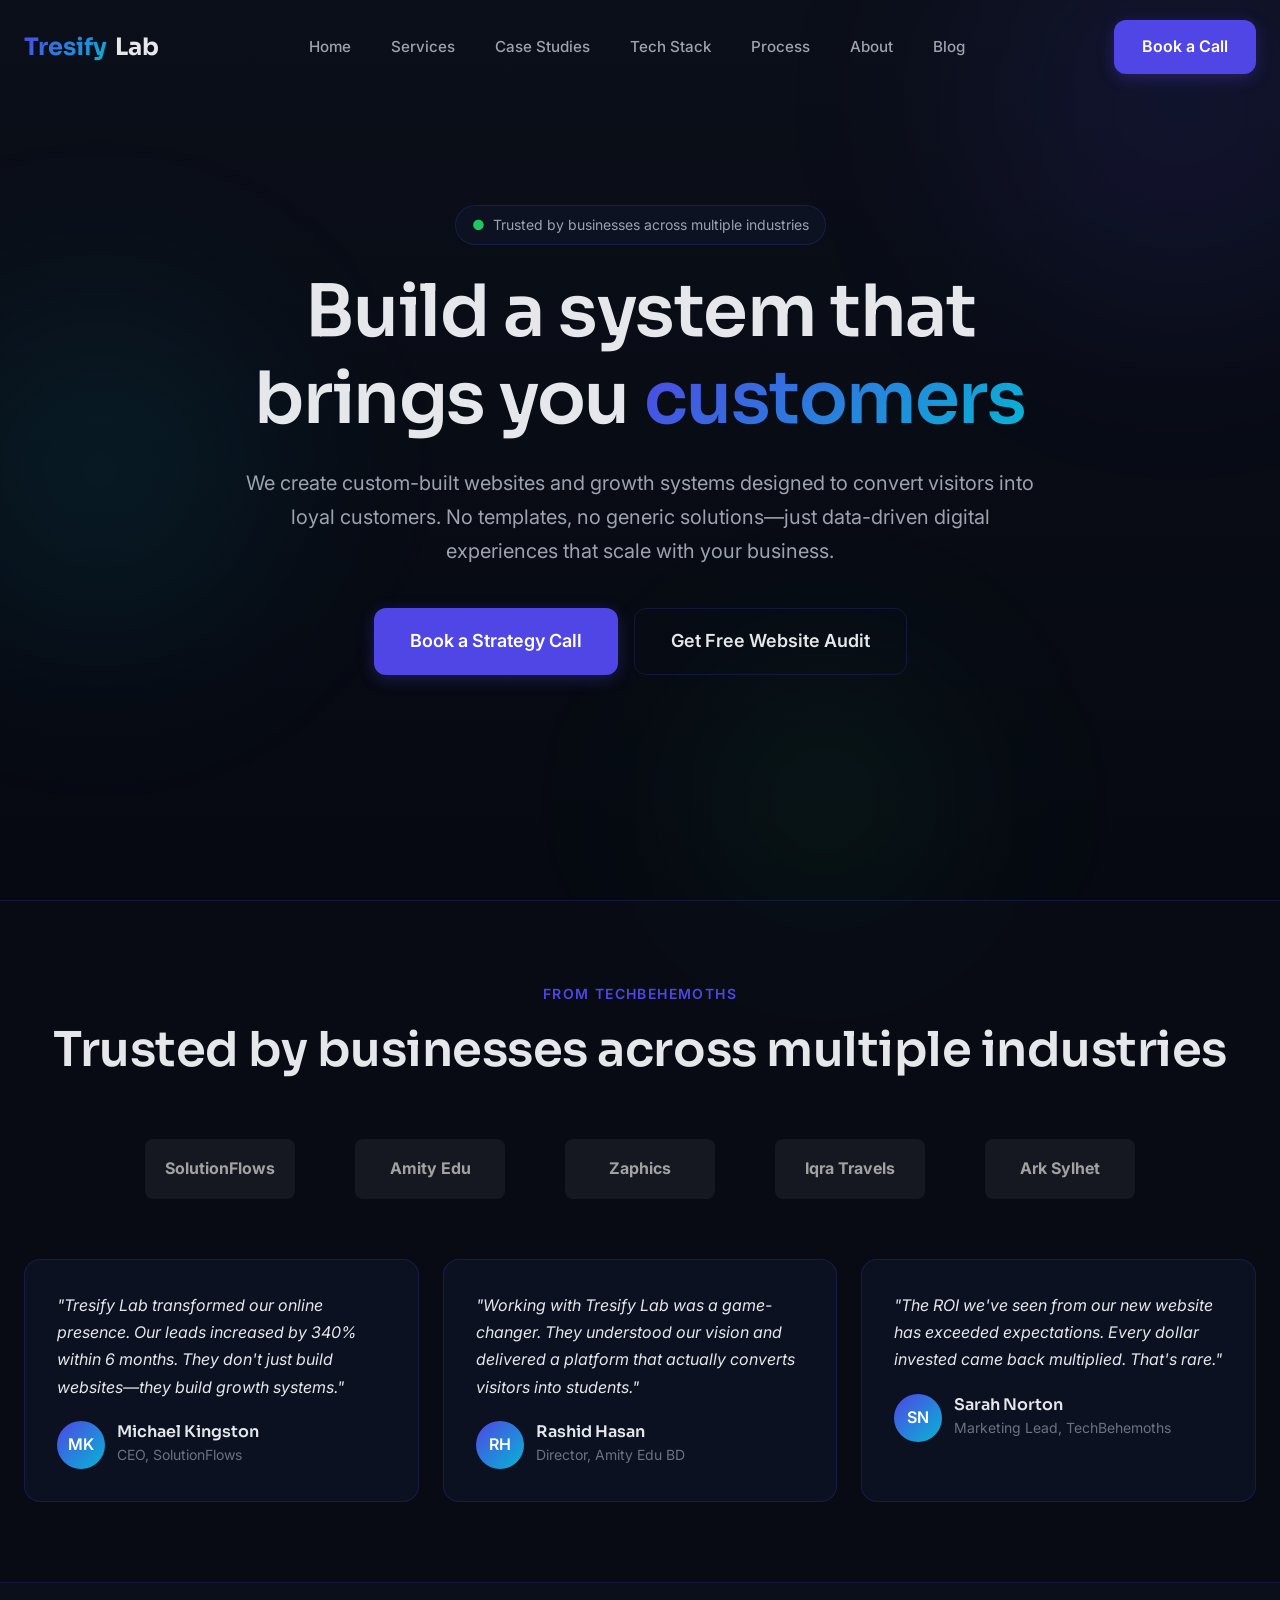
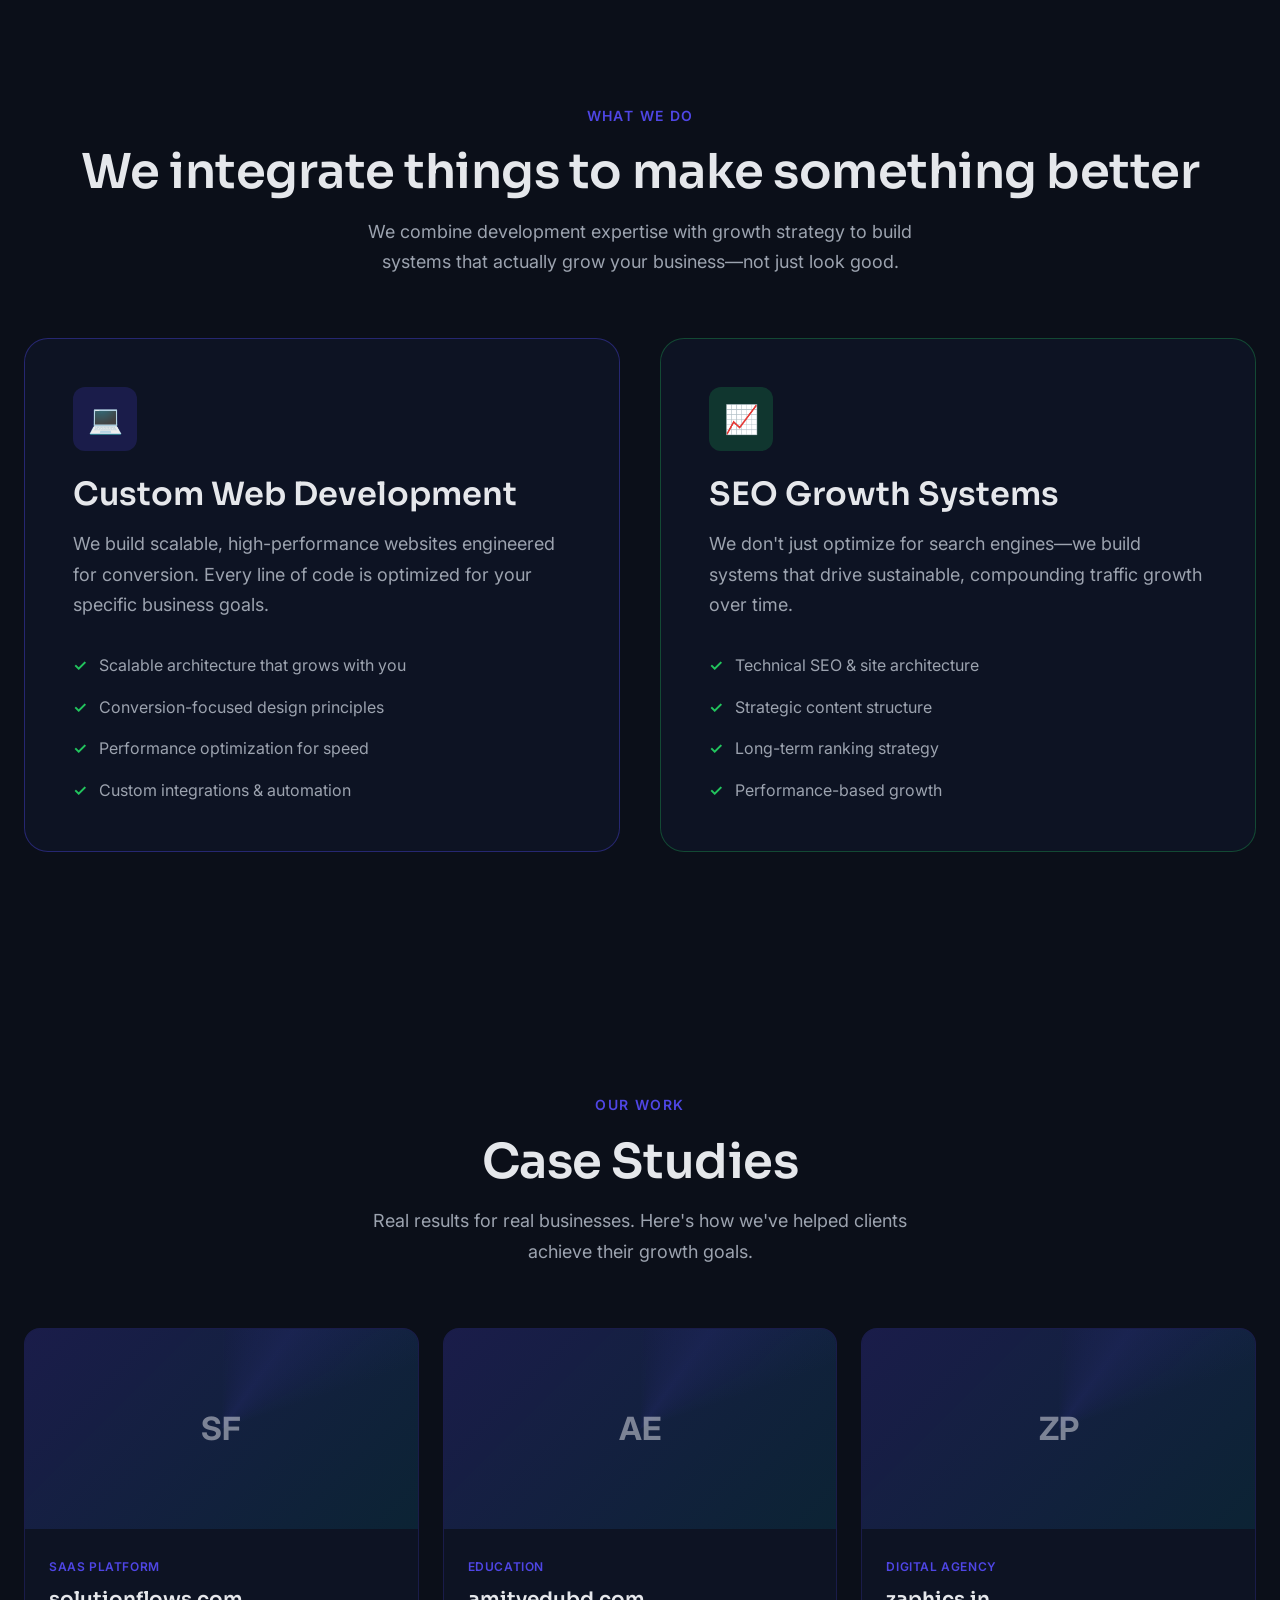
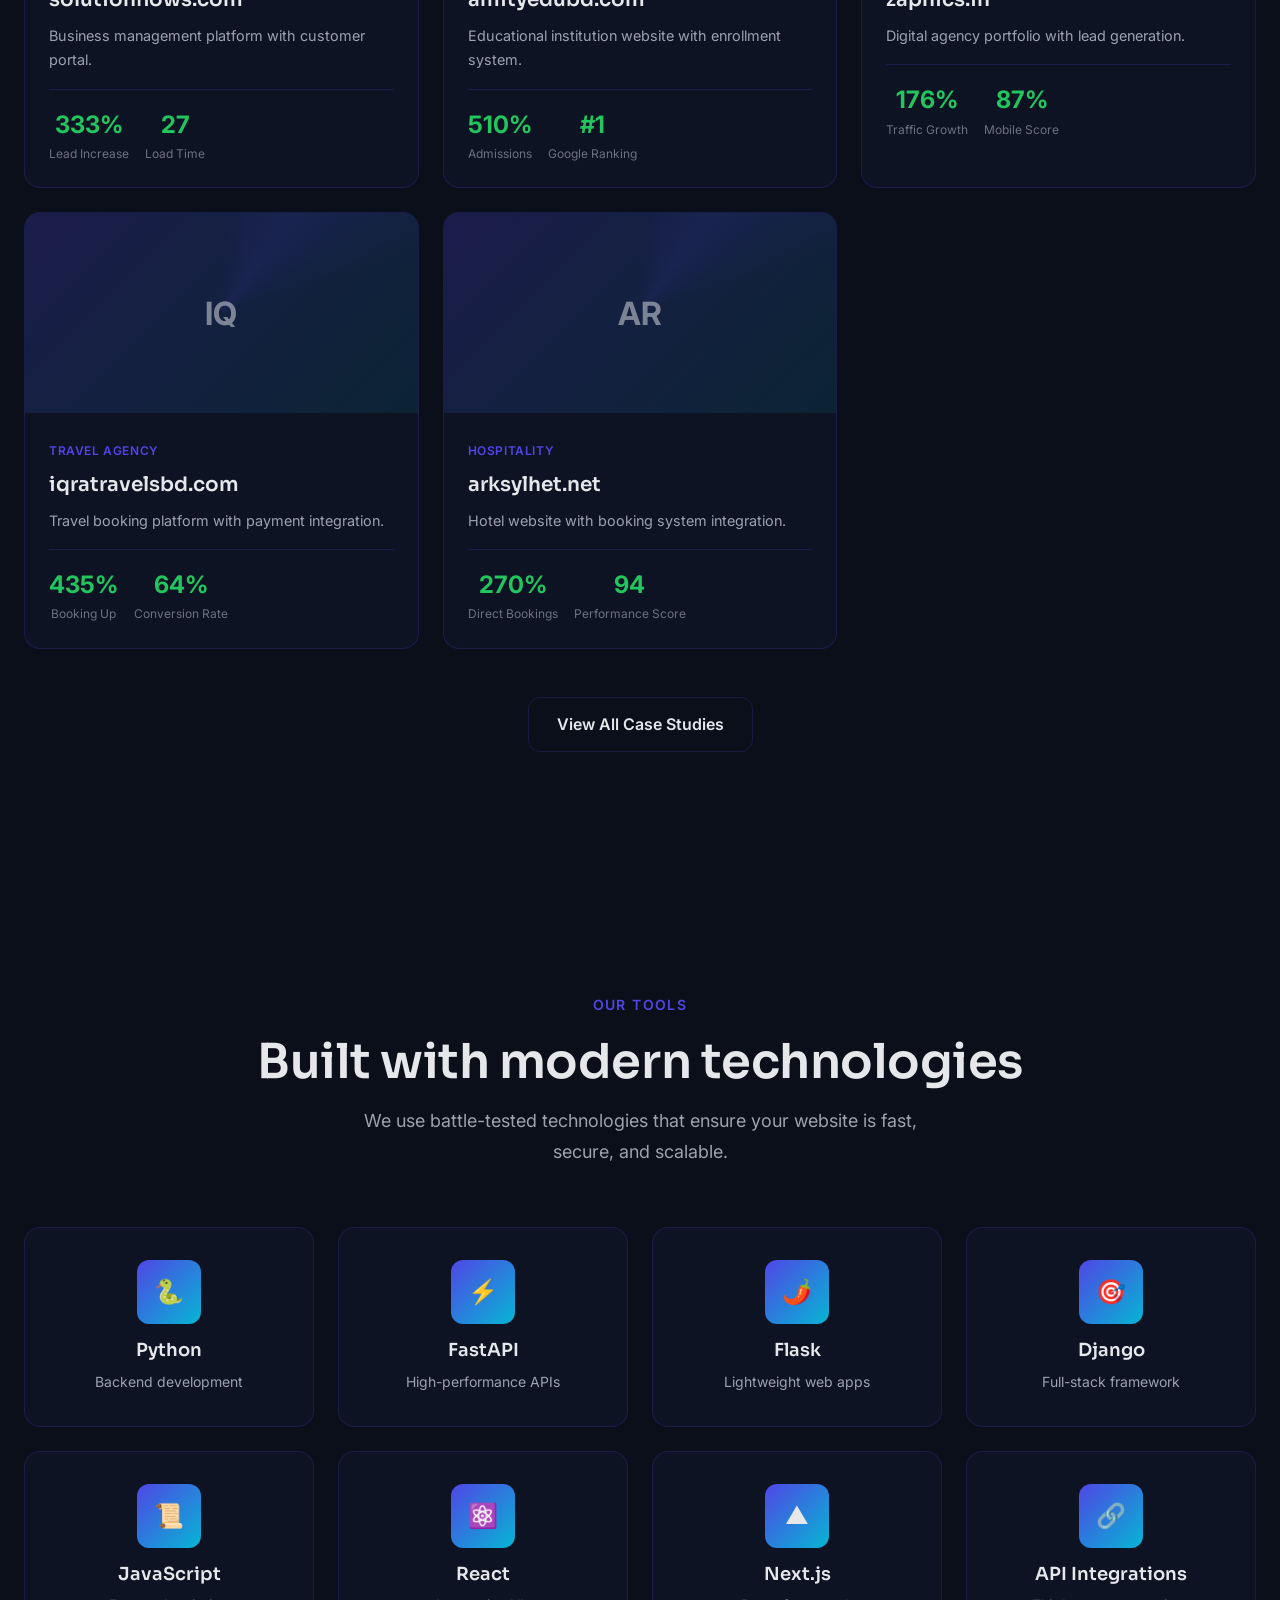
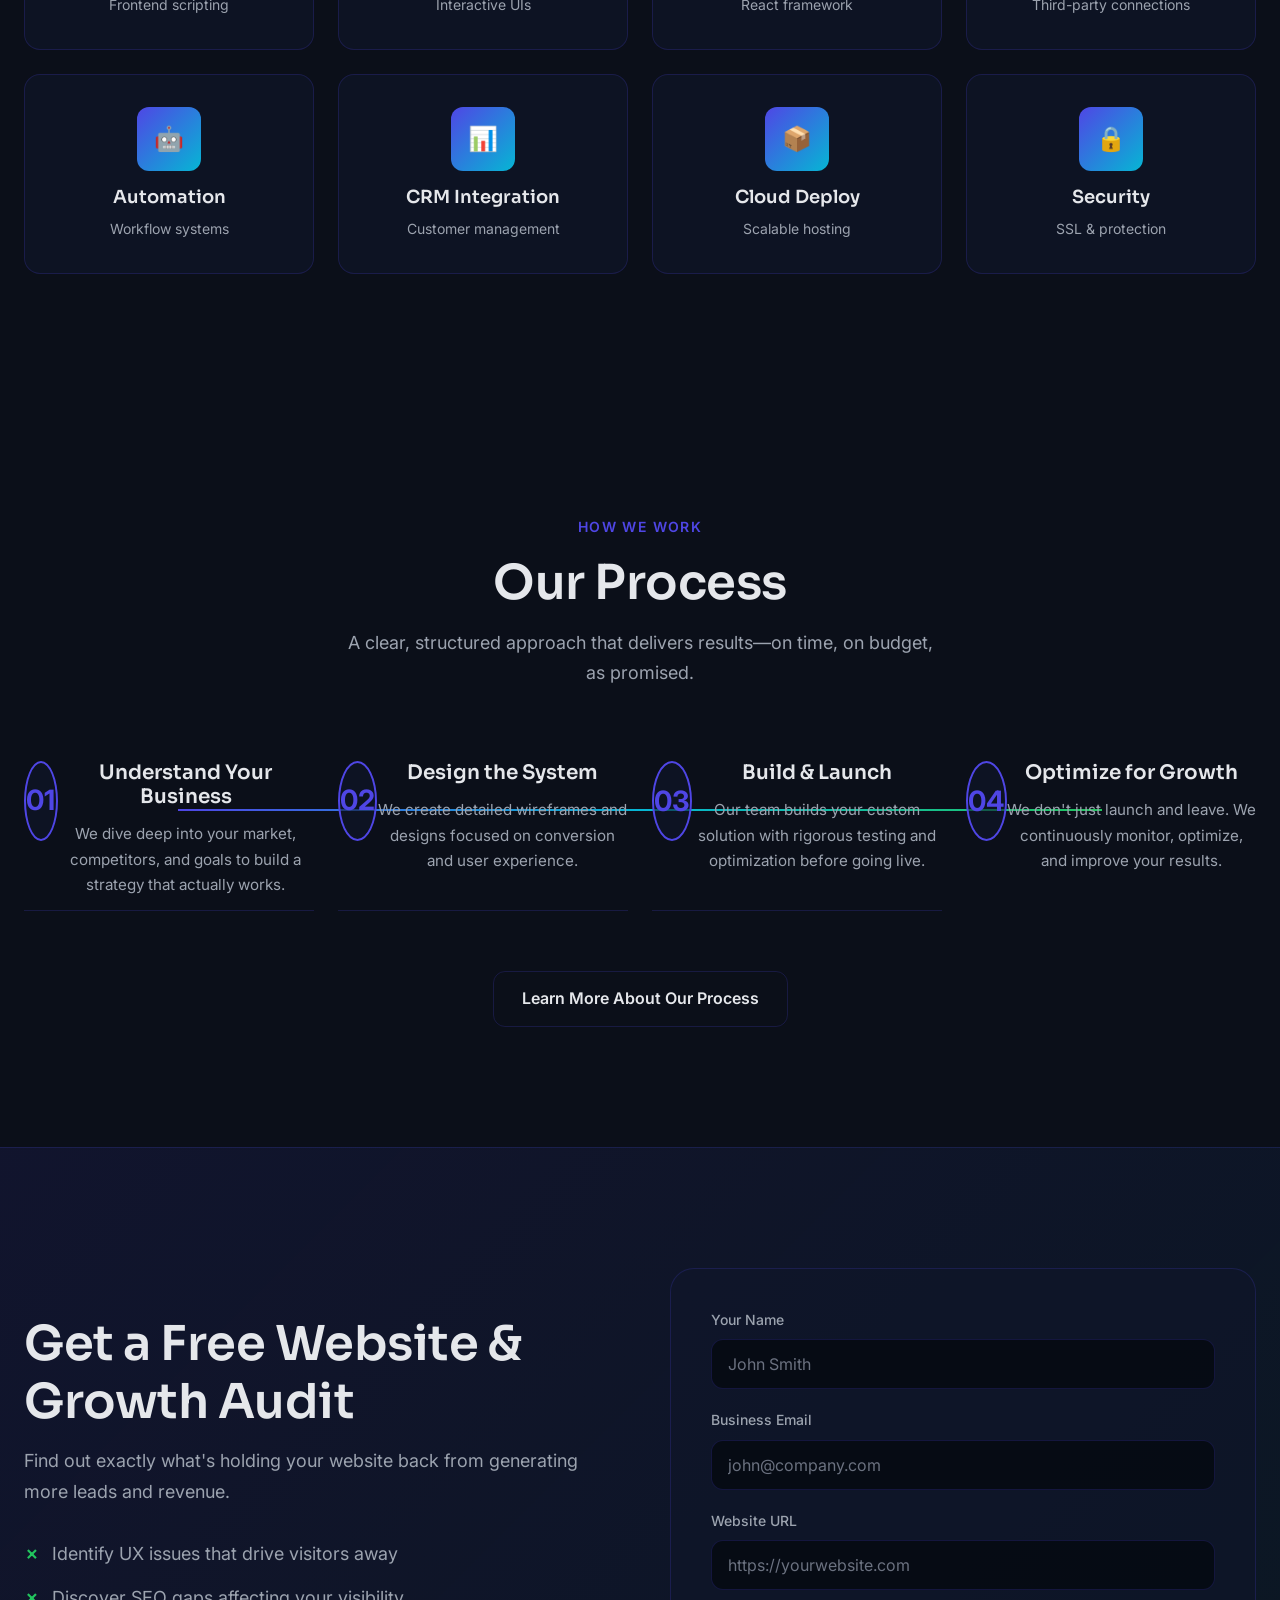
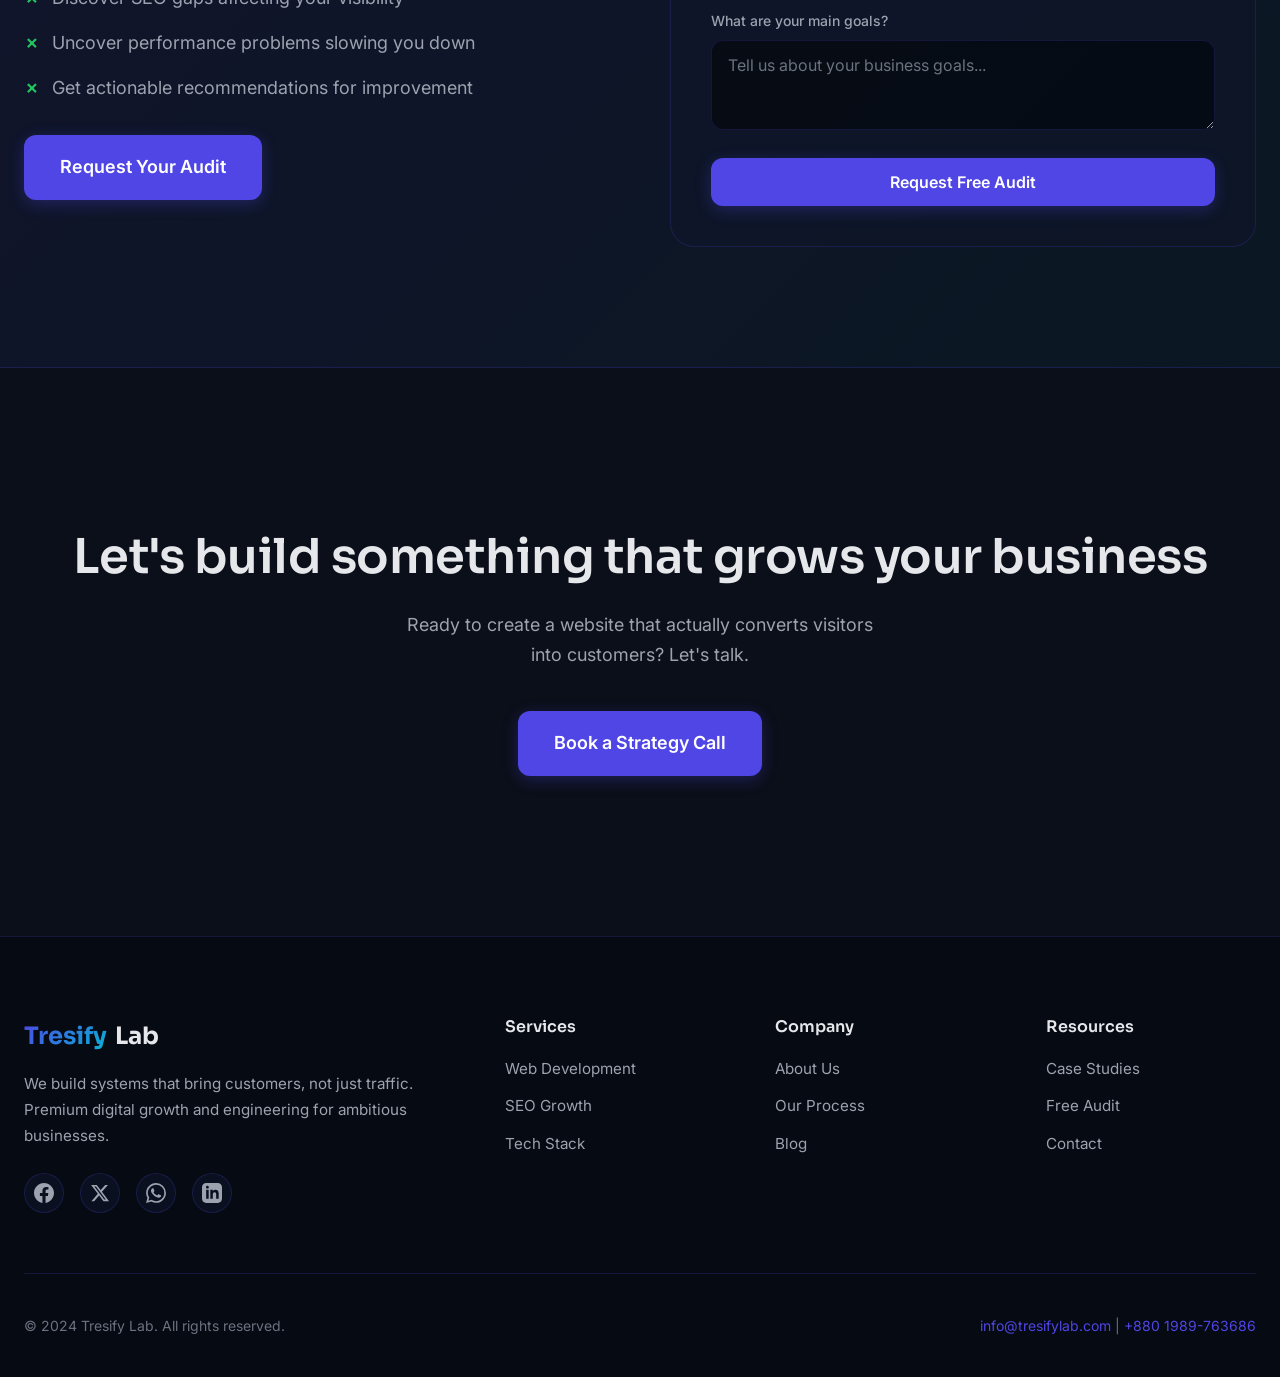
<file: index.html>
<!DOCTYPE html>
<html lang="en">
<head>
  <meta charset="UTF-8">
  <meta name="viewport" content="width=device-width, initial-scale=1.0">
  <meta name="description" content="Tresify Lab - We build systems that bring customers, not just traffic. Premium digital growth and engineering agency.">
  <title>Tresify Lab | Digital Growth & Engineering</title>
  
  <!-- Fonts -->
  <link rel="preconnect" href="https://fonts.googleapis.com">
  <link rel="preconnect" href="https://fonts.gstatic.com" crossorigin>
  <link href="https://fonts.googleapis.com/css2?family=Inter:wght@400;500;600;700&family=Sora:wght@400;500;600;700&display=swap" rel="stylesheet">
  
  <!-- Styles -->
  <link rel="stylesheet" href="css/styles.css">
  
  <!-- Favicon -->
  <link rel="icon" type="image/svg+xml" href="data:image/svg+xml,<svg xmlns='http://www.w3.org/2000/svg' viewBox='0 0 100 100'><text y='.9em' font-size='90'>🚀</text></svg>">
</head>
<body>
  <!-- Floating Gradient Orbs -->
  <div class="orb orb-1"></div>
  <div class="orb orb-2"></div>
  <div class="orb orb-3"></div>

  <!-- Navigation -->
  <nav class="nav">
    <div class="nav-container">
      <a href="index.html" class="nav-logo">
        <span>Tresify</span> Lab
      </a>
      
      <ul class="nav-links">
        <li><a href="index.html" class="active">Home</a></li>
        <li><a href="services.html">Services</a></li>
        <li><a href="case-studies.html">Case Studies</a></li>
        <li><a href="tech-stack.html">Tech Stack</a></li>
        <li><a href="process.html">Process</a></li>
        <li><a href="about.html">About</a></li>
        <li><a href="blog.html">Blog</a></li>
      </ul>
      
      <div class="nav-cta">
        <a href="https://calendly.com/tresifylab/let-s-talk" target="_blank" class="btn btn-primary">Book a Call</a>
      </div>
      
      <button class="nav-mobile-toggle" aria-label="Toggle menu">
        <span></span>
        <span></span>
        <span></span>
      </button>
    </div>
  </nav>

  <!-- Mobile Menu -->
  <div class="mobile-menu-overlay"></div>
  <div class="mobile-menu">
    <button class="mobile-menu-close" aria-label="Close menu">&times;</button>
    <ul class="mobile-menu-links">
      <li><a href="index.html">Home</a></li>
      <li><a href="services.html">Services</a></li>
      <li><a href="case-studies.html">Case Studies</a></li>
      <li><a href="tech-stack.html">Tech Stack</a></li>
      <li><a href="process.html">Process</a></li>
      <li><a href="about.html">About</a></li>
      <li><a href="blog.html">Blog</a></li>
      <li><a href="contact.html">Contact</a></li>
    </ul>
  </div>

  <!-- Hero Section -->
  <section class="hero section" id="hero">
    <div class="container">
      <div class="hero-content" style="max-width: 800px; margin: 0 auto; text-align: center;">
        <div class="hero-badge">
          <span>●</span> Trusted by businesses across multiple industries
        </div>
        
        <h1>Build a system that brings you <span class="text-gradient">customers</span></h1>
        
        <p style="text-align: center;">We create custom-built websites and growth systems designed to convert visitors into loyal customers. No templates, no generic solutions—just data-driven digital experiences that scale with your business.</p>
        
        <div class="hero-cta">
          <a href="https://calendly.com/tresifylab/let-s-talk" target="_blank" class="btn btn-primary btn-large">Book a Strategy Call</a>
          <a href="#audit" class="btn btn-secondary btn-large">Get Free Website Audit</a>
        </div>
      </div>
    </div>
  </section>

  <!-- Trust Section -->
  <section class="trust-section section-sm" id="trust">
    <div class="container">
      <div class="section-header">
        <span class="section-label">From TechBehemoths</span>
        <h2 class="section-title">Trusted by businesses across multiple industries</h2>
      </div>
      
      <div class="client-logos stagger">
        <div class="client-logo" style="display: flex; align-items: center; justify-content: center; width: 150px; height: 60px; background: rgba(255,255,255,0.05); border-radius: 8px; font-weight: 700; color: var(--text-secondary);">SolutionFlows</div>
        <div class="client-logo" style="display: flex; align-items: center; justify-content: center; width: 150px; height: 60px; background: rgba(255,255,255,0.05); border-radius: 8px; font-weight: 700; color: var(--text-secondary);">Amity Edu</div>
        <div class="client-logo" style="display: flex; align-items: center; justify-content: center; width: 150px; height: 60px; background: rgba(255,255,255,0.05); border-radius: 8px; font-weight: 700; color: var(--text-secondary);">Zaphics</div>
        <div class="client-logo" style="display: flex; align-items: center; justify-content: center; width: 150px; height: 60px; background: rgba(255,255,255,0.05); border-radius: 8px; font-weight: 700; color: var(--text-secondary);">Iqra Travels</div>
        <div class="client-logo" style="display: flex; align-items: center; justify-content: center; width: 150px; height: 60px; background: rgba(255,255,255,0.05); border-radius: 8px; font-weight: 700; color: var(--text-secondary);">Ark Sylhet</div>
      </div>
      
      <div class="testimonial-grid stagger">
        <div class="testimonial-card fade-in-up">
          <p class="testimonial-text">"Tresify Lab transformed our online presence. Our leads increased by 340% within 6 months. They don't just build websites—they build growth systems."</p>
          <div class="testimonial-author">
            <div class="testimonial-avatar">MK</div>
            <div class="testimonial-info">
              <h4>Michael Kingston</h4>
              <p>CEO, SolutionFlows</p>
            </div>
          </div>
        </div>
        
        <div class="testimonial-card fade-in-up">
          <p class="testimonial-text">"Working with Tresify Lab was a game-changer. They understood our vision and delivered a platform that actually converts visitors into students."</p>
          <div class="testimonial-author">
            <div class="testimonial-avatar">RH</div>
            <div class="testimonial-info">
              <h4>Rashid Hasan</h4>
              <p>Director, Amity Edu BD</p>
            </div>
          </div>
        </div>
        
        <div class="testimonial-card fade-in-up">
          <p class="testimonial-text">"The ROI we've seen from our new website has exceeded expectations. Every dollar invested came back multiplied. That's rare."</p>
          <div class="testimonial-author">
            <div class="testimonial-avatar">SN</div>
            <div class="testimonial-info">
              <h4>Sarah Norton</h4>
              <p>Marketing Lead, TechBehemoths</p>
            </div>
          </div>
        </div>
      </div>
    </div>
  </section>

  <!-- Services Overview Section -->
  <section class="section" id="services">
    <div class="container">
      <div class="section-header">
        <span class="section-label">What We Do</span>
        <h2 class="section-title">We integrate things to make something better</h2>
        <p>We combine development expertise with growth strategy to build systems that actually grow your business—not just look good.</p>
      </div>
      
      <div class="services-grid">
        <div class="service-column primary fade-in-up">
          <div class="service-icon primary">💻</div>
          <h3>Custom Web Development</h3>
          <p>We build scalable, high-performance websites engineered for conversion. Every line of code is optimized for your specific business goals.</p>
          
          <ul class="service-features">
            <li>Scalable architecture that grows with you</li>
            <li>Conversion-focused design principles</li>
            <li>Performance optimization for speed</li>
            <li>Custom integrations & automation</li>
          </ul>
        </div>
        
        <div class="service-column secondary fade-in-up">
          <div class="service-icon secondary">📈</div>
          <h3>SEO Growth Systems</h3>
          <p>We don't just optimize for search engines—we build systems that drive sustainable, compounding traffic growth over time.</p>
          
          <ul class="service-features">
            <li>Technical SEO & site architecture</li>
            <li>Strategic content structure</li>
            <li>Long-term ranking strategy</li>
            <li>Performance-based growth</li>
          </ul>
        </div>
      </div>
    </div>
  </section>

  <!-- Case Study Highlights Section -->
  <section class="section" id="case-studies">
    <div class="container">
      <div class="section-header">
        <span class="section-label">Our Work</span>
        <h2 class="section-title">Case Studies</h2>
        <p>Real results for real businesses. Here's how we've helped clients achieve their growth goals.</p>
      </div>
      
      <div class="case-studies-grid stagger">
        <div class="case-study-card fade-in-up">
          <div class="case-study-image">
            <span>SF</span>
          </div>
          <div class="case-study-content">
            <span class="case-study-tag">SaaS Platform</span>
            <h4><a href="https://solutionflows.com" target="_blank">solutionflows.com</a></h4>
            <p style="font-size: 0.9rem; color: var(--text-secondary);">Business management platform with customer portal.</p>
            <div class="case-study-result">
              <div class="result-stat">
                <div class="result-value">340%</div>
                <div class="result-label">Lead Increase</div>
              </div>
              <div class="result-stat">
                <div class="result-value">2.8s</div>
                <div class="result-label">Load Time</div>
              </div>
            </div>
          </div>
        </div>
        
        <div class="case-study-card fade-in-up">
          <div class="case-study-image">
            <span>AE</span>
          </div>
          <div class="case-study-content">
            <span class="case-study-tag">Education</span>
            <h4><a href="https://amityedubd.com" target="_blank">amityedubd.com</a></h4>
            <p style="font-size: 0.9rem; color: var(--text-secondary);">Educational institution website with enrollment system.</p>
            <div class="case-study-result">
              <div class="result-stat">
                <div class="result-value">520%</div>
                <div class="result-label">Admissions</div>
              </div>
              <div class="result-stat">
                <div class="result-value">#1</div>
                <div class="result-label">Google Ranking</div>
              </div>
            </div>
          </div>
        </div>
        
        <div class="case-study-card fade-in-up">
          <div class="case-study-image">
            <span>ZP</span>
          </div>
          <div class="case-study-content">
            <span class="case-study-tag">Digital Agency</span>
            <h4><a href="https://zaphics.in" target="_blank">zaphics.in</a></h4>
            <p style="font-size: 0.9rem; color: var(--text-secondary);">Digital agency portfolio with lead generation.</p>
            <div class="case-study-result">
              <div class="result-stat">
                <div class="result-value">180%</div>
                <div class="result-label">Traffic Growth</div>
              </div>
              <div class="result-stat">
                <div class="result-value">89%</div>
                <div class="result-label">Mobile Score</div>
              </div>
            </div>
          </div>
        </div>
        
        <div class="case-study-card fade-in-up">
          <div class="case-study-image">
            <span>IQ</span>
          </div>
          <div class="case-study-content">
            <span class="case-study-tag">Travel Agency</span>
            <h4><a href="https://iqratravelsbd.com" target="_blank">iqratravelsbd.com</a></h4>
            <p style="font-size: 0.9rem; color: var(--text-secondary);">Travel booking platform with payment integration.</p>
            <div class="case-study-result">
              <div class="result-stat">
                <div class="result-value">450%</div>
                <div class="result-label">Booking Up</div>
              </div>
              <div class="result-stat">
                <div class="result-value">67%</div>
                <div class="result-label">Conversion Rate</div>
              </div>
            </div>
          </div>
        </div>
        
        <div class="case-study-card fade-in-up">
          <div class="case-study-image">
            <span>AR</span>
          </div>
          <div class="case-study-content">
            <span class="case-study-tag">Hospitality</span>
            <h4><a href="https://arksylhet.net" target="_blank">arksylhet.net</a></h4>
            <p style="font-size: 0.9rem; color: var(--text-secondary);">Hotel website with booking system integration.</p>
            <div class="case-study-result">
              <div class="result-stat">
                <div class="result-value">280%</div>
                <div class="result-label">Direct Bookings</div>
              </div>
              <div class="result-stat">
                <div class="result-value">98</div>
                <div class="result-label">Performance Score</div>
              </div>
            </div>
          </div>
        </div>
      </div>
      
      <div style="text-align: center; margin-top: 48px;">
        <a href="case-studies.html" class="btn btn-secondary">View All Case Studies</a>
      </div>
    </div>
  </section>

  <!-- Tech Authority Section -->
  <section class="section" id="tech-stack">
    <div class="container">
      <div class="section-header">
        <span class="section-label">Our Tools</span>
        <h2 class="section-title">Built with modern technologies</h2>
        <p>We use battle-tested technologies that ensure your website is fast, secure, and scalable.</p>
      </div>
      
      <div class="tech-grid stagger">
        <div class="tech-item fade-in-up">
          <div class="tech-icon">🐍</div>
          <h4>Python</h4>
          <p>Backend development</p>
        </div>
        
        <div class="tech-item fade-in-up">
          <div class="tech-icon">⚡</div>
          <h4>FastAPI</h4>
          <p>High-performance APIs</p>
        </div>
        
        <div class="tech-item fade-in-up">
          <div class="tech-icon">🌶️</div>
          <h4>Flask</h4>
          <p>Lightweight web apps</p>
        </div>
        
        <div class="tech-item fade-in-up">
          <div class="tech-icon">🎯</div>
          <h4>Django</h4>
          <p>Full-stack framework</p>
        </div>
        
        <div class="tech-item fade-in-up">
          <div class="tech-icon">📜</div>
          <h4>JavaScript</h4>
          <p>Frontend scripting</p>
        </div>
        
        <div class="tech-item fade-in-up">
          <div class="tech-icon">⚛️</div>
          <h4>React</h4>
          <p>Interactive UIs</p>
        </div>
        
        <div class="tech-item fade-in-up">
          <div class="tech-icon">▲</div>
          <h4>Next.js</h4>
          <p>React framework</p>
        </div>
        
        <div class="tech-item fade-in-up">
          <div class="tech-icon">🔗</div>
          <h4>API Integrations</h4>
          <p>Third-party connections</p>
        </div>
        
        <div class="tech-item fade-in-up">
          <div class="tech-icon">🤖</div>
          <h4>Automation</h4>
          <p>Workflow systems</p>
        </div>
        
        <div class="tech-item fade-in-up">
          <div class="tech-icon">📊</div>
          <h4>CRM Integration</h4>
          <p>Customer management</p>
        </div>
        
        <div class="tech-item fade-in-up">
          <div class="tech-icon">📦</div>
          <h4>Cloud Deploy</h4>
          <p>Scalable hosting</p>
        </div>
        
        <div class="tech-item fade-in-up">
          <div class="tech-icon">🔒</div>
          <h4>Security</h4>
          <p>SSL & protection</p>
        </div>
      </div>
    </div>
  </section>

  <!-- Process Section -->
  <section class="section" id="process">
    <div class="container">
      <div class="section-header">
        <span class="section-label">How We Work</span>
        <h2 class="section-title">Our Process</h2>
        <p>A clear, structured approach that delivers results—on time, on budget, as promised.</p>
      </div>
      
      <div class="process-timeline stagger">
        <div class="process-step timeline-item fade-in-up">
          <div class="step-number">01</div>
          <div class="step-content">
            <h4>Understand Your Business</h4>
            <p>We dive deep into your market, competitors, and goals to build a strategy that actually works.</p>
          </div>
        </div>
        
        <div class="process-step timeline-item fade-in-up">
          <div class="step-number">02</div>
          <div class="step-content">
            <h4>Design the System</h4>
            <p>We create detailed wireframes and designs focused on conversion and user experience.</p>
          </div>
        </div>
        
        <div class="process-step timeline-item fade-in-up">
          <div class="step-number">03</div>
          <div class="step-content">
            <h4>Build & Launch</h4>
            <p>Our team builds your custom solution with rigorous testing and optimization before going live.</p>
          </div>
        </div>
        
        <div class="process-step timeline-item fade-in-up">
          <div class="step-number">04</div>
          <div class="step-content">
            <h4>Optimize for Growth</h4>
            <p>We don't just launch and leave. We continuously monitor, optimize, and improve your results.</p>
          </div>
        </div>
      </div>
      
      <div style="text-align: center; margin-top: 60px;">
        <a href="process.html" class="btn btn-secondary">Learn More About Our Process</a>
      </div>
    </div>
  </section>

  <!-- Lead Magnet Section -->
  <section class="lead-magnet section" id="audit">
    <div class="container">
      <div class="lead-magnet-content">
        <div class="lead-magnet-text fade-in-up">
          <h2>Get a Free Website & Growth Audit</h2>
          <p>Find out exactly what's holding your website back from generating more leads and revenue.</p>
          
          <ul class="audit-checklist">
            <li>Identify UX issues that drive visitors away</li>
            <li>Discover SEO gaps affecting your visibility</li>
            <li>Uncover performance problems slowing you down</li>
            <li>Get actionable recommendations for improvement</li>
          </ul>
          
          <a href="contact.html" class="btn btn-primary btn-large">Request Your Audit</a>
        </div>
        
        <div class="lead-magnet-form fade-in-up">
          <form action="mailto:info@tresifylab.com?subject=Free Website Audit Request" method="post" enctype="text/plain">
            <div class="form-group">
              <label for="audit-name">Your Name</label>
              <input type="text" id="audit-name" placeholder="John Smith" required>
            </div>
            
            <div class="form-group">
              <label for="audit-email">Business Email</label>
              <input type="email" id="audit-email" placeholder="john@company.com" required>
            </div>
            
            <div class="form-group">
              <label for="audit-website">Website URL</label>
              <input type="url" id="audit-website" placeholder="https://yourwebsite.com">
            </div>
            
            <div class="form-group">
              <label for="audit-message">What are your main goals?</label>
              <textarea id="audit-message" rows="3" placeholder="Tell us about your business goals..."></textarea>
            </div>
            
            <button type="submit" class="btn btn-primary" style="width: 100%;">Request Free Audit</button>
          </form>
        </div>
      </div>
    </div>
  </section>

  <!-- Final CTA Section -->
  <section class="cta-section section" id="cta">
    <div class="container">
      <div class="fade-in-up">
        <h2>Let's build something that grows your business</h2>
        <p>Ready to create a website that actually converts visitors into customers? Let's talk.</p>
        <a href="contact.html" class="btn btn-primary btn-large">Book a Strategy Call</a>
      </div>
    </div>
  </section>

  <!-- Footer -->
  <footer class="footer">
    <div class="container">
      <div class="footer-grid">
        <div class="footer-brand">
          <a href="index.html" class="nav-logo">
            <span>Tresify</span> Lab
          </a>
          <p>We build systems that bring customers, not just traffic. Premium digital growth and engineering for ambitious businesses.</p>
          
          <div class="footer-social">
            <a href="https://www.facebook.com/tresifylab" target="_blank" aria-label="Facebook">
              <svg width="20" height="20" fill="currentColor" viewBox="0 0 24 24">
                <path d="M24 12.073c0-6.627-5.373-12-12-12s-12 5.373-12 12c0 5.99 4.388 10.954 10.125 11.854v-8.385H7.078v-3.47h3.047V9.43c0-3.007 1.792-4.669 4.533-4.669 1.312 0 2.686.235 2.686.235v2.953H15.83c-1.491 0-1.956.925-1.956 1.874v2.25h3.328l-.532 3.47h-2.796v8.385C19.612 23.027 24 18.062 24 12.073z"/>
              </svg>
            </a>
            <a href="https://x.com/tresifylab" target="_blank" aria-label="X">
              <svg width="20" height="20" fill="currentColor" viewBox="0 0 24 24">
                <path d="M18.244 2.25h3.308l-7.227 8.26 8.502 11.24H16.17l-5.214-6.817L4.99 21.75H1.68l7.73-8.835L1.254 2.25H8.08l4.713 6.231zm-1.161 17.52h1.833L7.084 4.126H5.117z"/>
              </svg>
            </a>
            <a href="https://wa.me/+8801989763686" target="_blank" aria-label="WhatsApp">
              <svg width="20" height="20" fill="currentColor" viewBox="0 0 24 24">
                <path d="M17.472 14.382c-.297-.149-1.758-.867-2.03-.967-.273-.099-.471-.148-.67.15-.197.297-.767.966-.94 1.164-.173.199-.347.223-.644.075-.297-.15-1.255-.463-2.39-1.475-.883-.788-1.48-1.761-1.653-2.059-.173-.297-.018-.458.13-.606.134-.133.298-.347.446-.52.149-.174.198-.298.298-.497.099-.198.05-.371-.025-.52-.075-.149-.669-1.612-.916-2.207-.242-.579-.487-.5-.669-.51-.173-.008-.371-.01-.57-.01-.198 0-.52.074-.792.372-.272.297-1.04 1.016-1.04 2.479 0 1.462 1.065 2.875 1.213 3.074.149.198 2.096 3.2 5.077 4.487.709.306 1.262.489 1.694.625.712.227 1.36.195 1.871.118.571-.085 1.758-.719 2.006-1.413.248-.694.248-1.289.173-1.413-.074-.124-.272-.198-.57-.347m-5.421 7.403h-.004a9.87 9.87 0 01-5.031-1.378l-.361-.214-3.741.982.998-3.648-.235-.374a9.86 9.86 0 01-1.51-5.26c.001-5.45 4.436-9.884 9.888-9.884 2.64 0 5.122 1.03 6.988 2.898a9.825 9.825 0 012.893 6.994c-.003 5.45-4.437 9.884-9.885 9.884m8.413-18.297A11.815 11.815 0 0012.05 0C5.495 0 .16 5.335.157 11.892c0 2.096.547 4.142 1.588 5.945L.057 24l6.305-1.654a11.882 11.882 0 005.683 1.448h.005c6.554 0 11.89-5.335 11.893-11.893a11.821 11.821 0 00-3.48-8.413z"/>
              </svg>
            </a>
            <a href="https://www.linkedin.com/company/tresifylab" target="_blank" aria-label="LinkedIn">
              <svg width="20" height="20" fill="currentColor" viewBox="0 0 24 24">
                <path d="M19 0h-14c-2.761 0-5 2.239-5 5v14c0 2.761 2.239 5 5 5h14c2.762 0 5-2.239 5-5v-14c0-2.761-2.238-5-5-5zm-11 19h-3v-11h3v11zm-1.5-12.268c-.966 0-1.75-.79-1.75-1.764s.784-1.764 1.75-1.764 1.75.79 1.75 1.764-.783 1.764-1.75 1.764zm13.5 12.268h-3v-5.604c0-3.368-4-3.113-4 0v5.604h-3v-11h3v1.765c1.396-2.586 7-2.777 7 2.476v6.759z"/>
              </svg>
            </a>
          </div>
        </div>
        
        <div class="footer-column">
          <h4>Services</h4>
          <ul class="footer-links">
            <li><a href="services.html">Web Development</a></li>
            <li><a href="services.html">SEO Growth</a></li>
            <li><a href="tech-stack.html">Tech Stack</a></li>
          </ul>
        </div>
        
        <div class="footer-column">
          <h4>Company</h4>
          <ul class="footer-links">
            <li><a href="about.html">About Us</a></li>
            <li><a href="process.html">Our Process</a></li>
            <li><a href="blog.html">Blog</a></li>
          </ul>
        </div>
        
        <div class="footer-column">
          <h4>Resources</h4>
          <ul class="footer-links">
            <li><a href="case-studies.html">Case Studies</a></li>
            <li><a href="#audit">Free Audit</a></li>
            <li><a href="contact.html">Contact</a></li>
          </ul>
        </div>
      </div>
      
      <div class="footer-bottom">
        <p>&copy; 2024 Tresify Lab. All rights reserved.</p>
        <p><a href="mailto:info@tresifylab.com">info@tresifylab.com</a> | <a href="tel:+8801989763686">+880 1989-763686</a></p>
      </div>
    </div>
  </footer>

  <!-- Scripts -->
  <script src="js/main.js"></script>
</body>
</html>
</file>
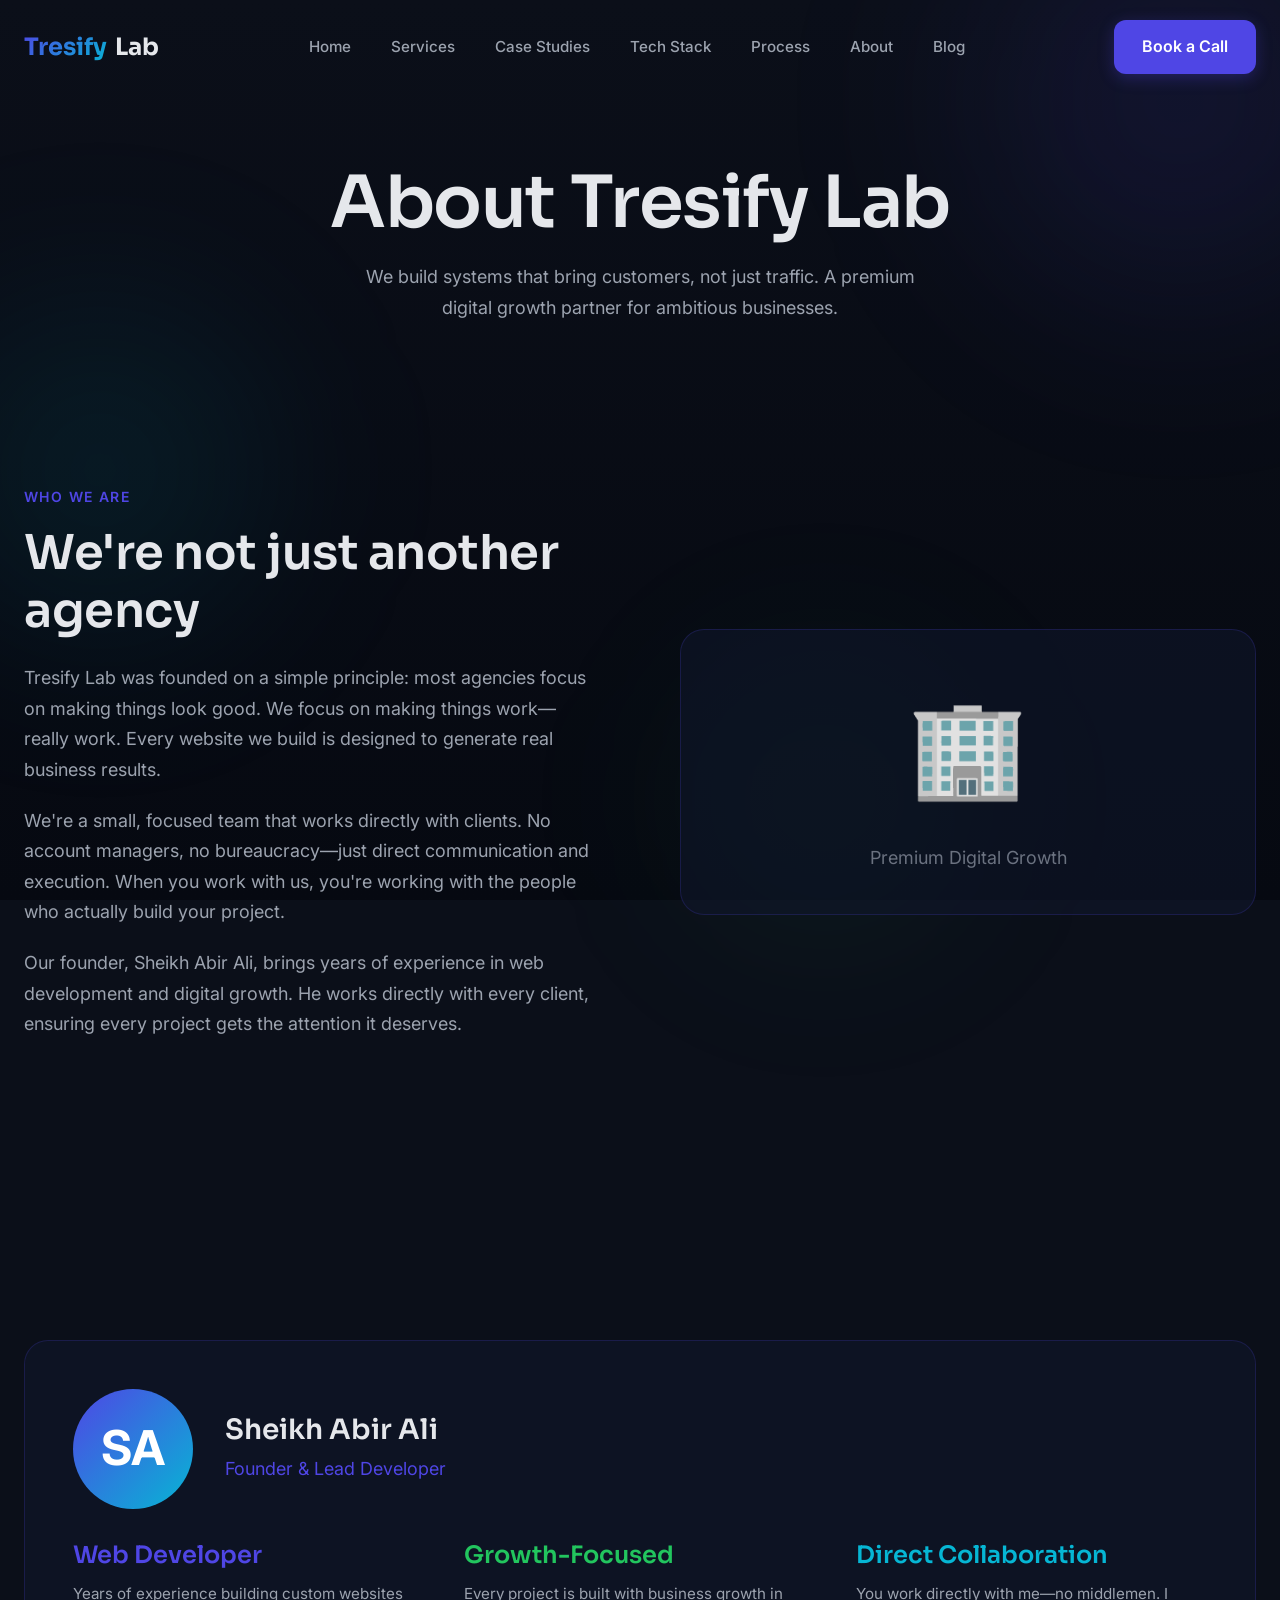
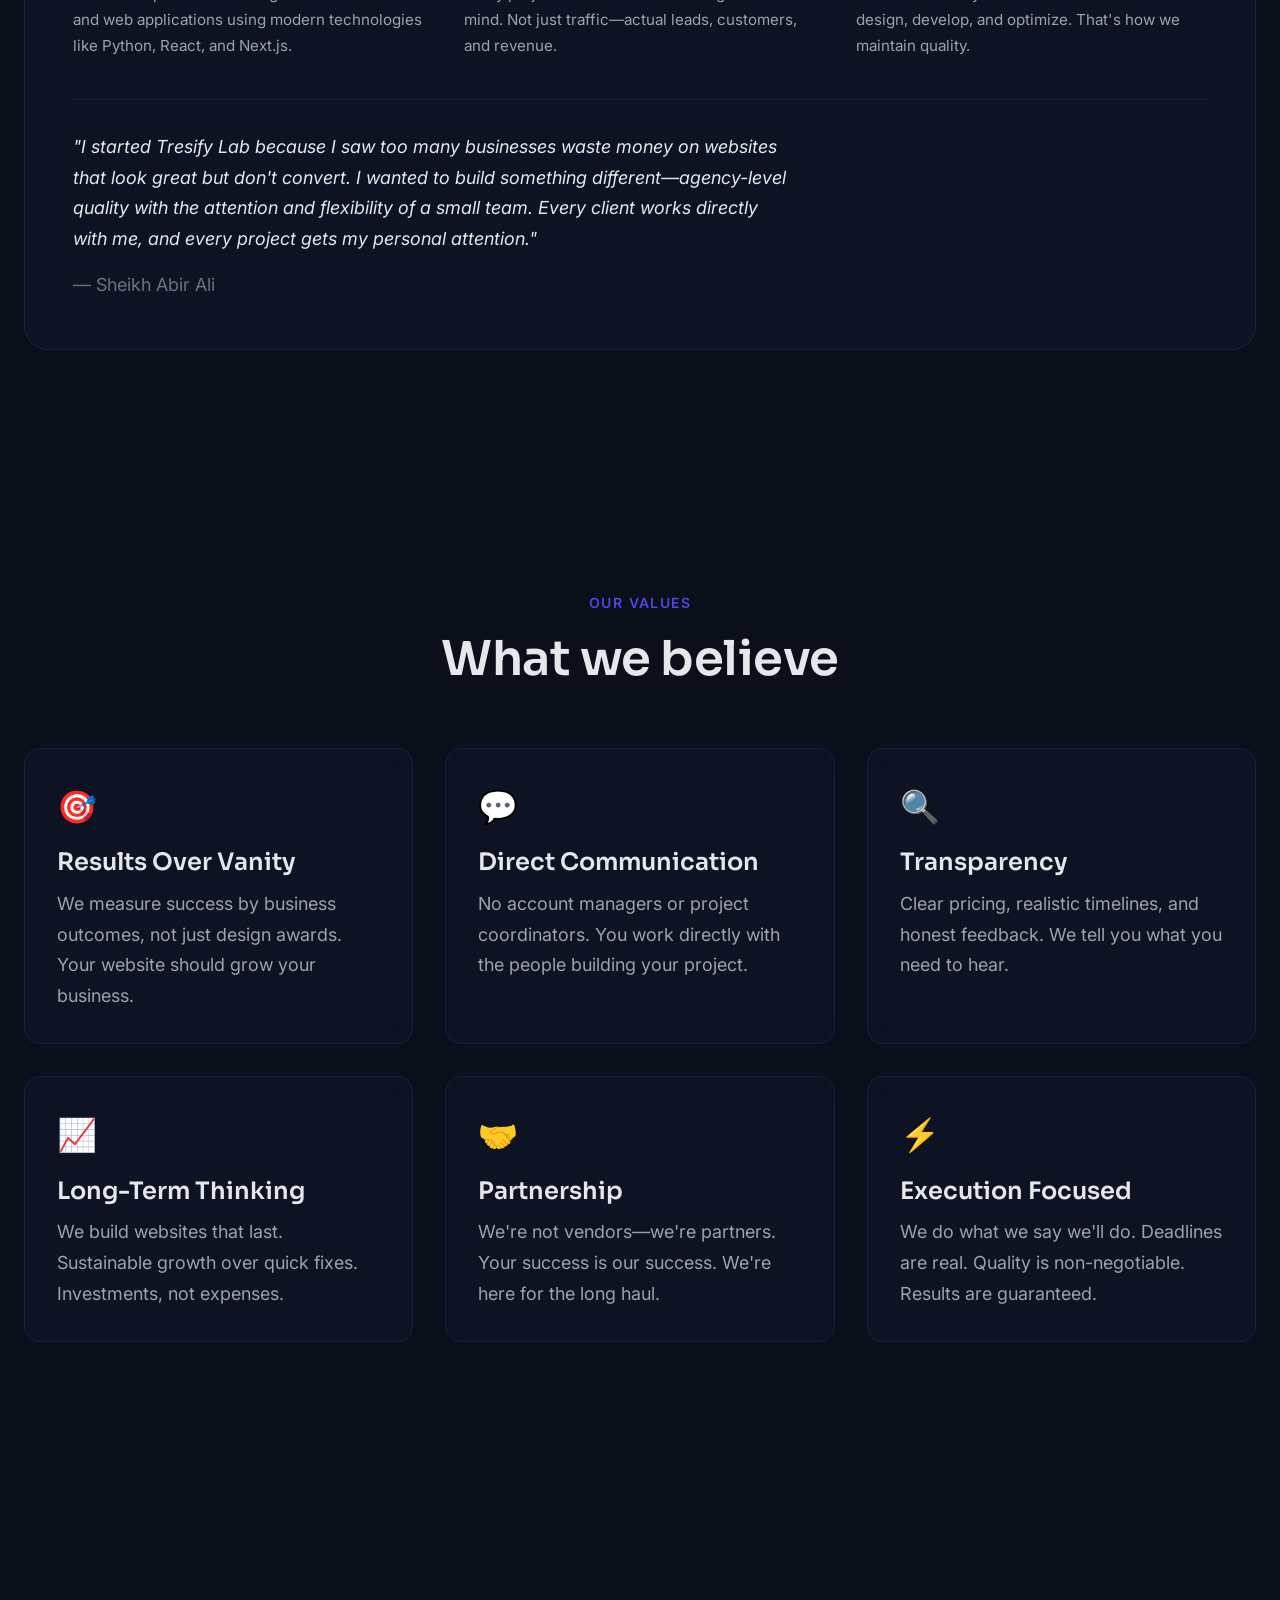
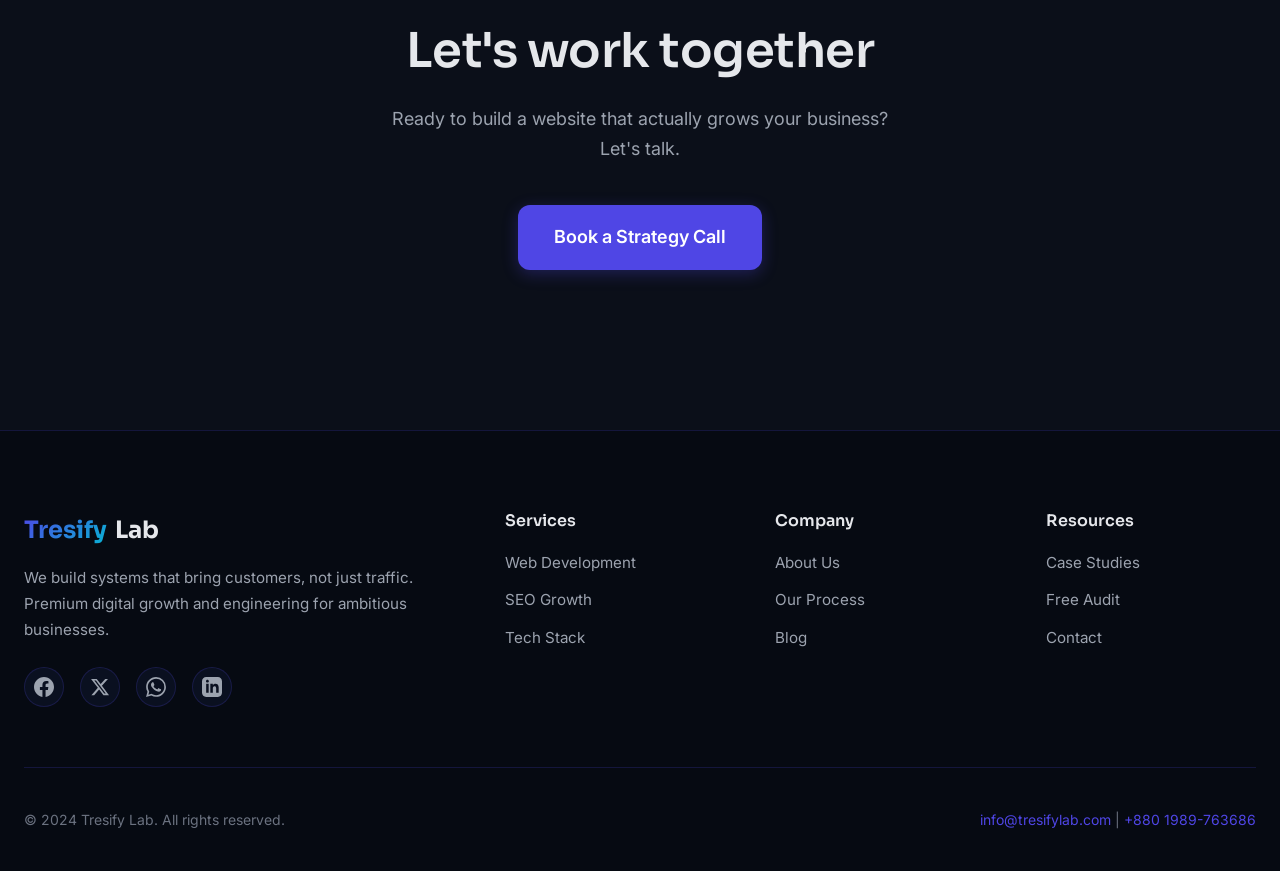
<file: about.html>
<!DOCTYPE html>
<html lang="en">
<head>
  <meta charset="UTF-8">
  <meta name="viewport" content="width=device-width, initial-scale=1.0">
  <meta name="description" content="About Tresify Lab - Led by Sheikh Abir Ali. We build systems that bring customers, not just traffic.">
  <title>About Us | Tresify Lab</title>
  
  <link rel="preconnect" href="https://fonts.googleapis.com">
  <link rel="preconnect" href="https://fonts.gstatic.com" crossorigin>
  <link href="https://fonts.googleapis.com/css2?family=Inter:wght@400;500;600;700&family=Sora:wght@400;500;600;700&display=swap" rel="stylesheet">
  <link rel="stylesheet" href="css/styles.css">
  <link rel="icon" type="image/svg+xml" href="data:image/svg+xml,<svg xmlns='http://www.w3.org/2000/svg' viewBox='0 0 100 100'><text y='.9em' font-size='90'>🚀</text></svg>">
</head>
<body>
  <div class="orb orb-1"></div>
  <div class="orb orb-2"></div>
  <div class="orb orb-3"></div>

  <!-- Navigation -->
  <nav class="nav">
    <div class="nav-container">
      <a href="index.html" class="nav-logo">
        <span>Tresify</span> Lab
      </a>
      
      <ul class="nav-links">
        <li><a href="index.html">Home</a></li>
        <li><a href="services.html">Services</a></li>
        <li><a href="case-studies.html">Case Studies</a></li>
        <li><a href="tech-stack.html">Tech Stack</a></li>
        <li><a href="process.html">Process</a></li>
        <li><a href="about.html" class="active">About</a></li>
        <li><a href="blog.html">Blog</a></li>
      </ul>
      
      <div class="nav-cta">
        <a href="https://calendly.com/tresifylab/let-s-talk" target="_blank" class="btn btn-primary">Book a Call</a>
      </div>
      
      <button class="nav-mobile-toggle" aria-label="Toggle menu">
        <span></span>
        <span></span>
        <span></span>
      </button>
    </div>
  </nav>

  <div class="mobile-menu-overlay"></div>
  <div class="mobile-menu">
    <button class="mobile-menu-close" aria-label="Close menu">&times;</button>
    <ul class="mobile-menu-links">
      <li><a href="index.html">Home</a></li>
      <li><a href="services.html">Services</a></li>
      <li><a href="case-studies.html">Case Studies</a></li>
      <li><a href="tech-stack.html">Tech Stack</a></li>
      <li><a href="process.html">Process</a></li>
      <li><a href="about.html">About</a></li>
      <li><a href="blog.html">Blog</a></li>
      <li><a href="contact.html">Contact</a></li>
    </ul>
  </div>

  <!-- Page Header -->
  <section class="page-header">
    <div class="container">
      <div class="fade-in-up">
        <h1>About Tresify Lab</h1>
        <p>We build systems that bring customers, not just traffic. A premium digital growth partner for ambitious businesses.</p>
      </div>
    </div>
  </section>

  <!-- About Content -->
  <section class="about-hero section-sm">
    <div class="container">
      <div class="about-grid">
        <div class="about-content fade-in-up">
          <span class="section-label">Who We Are</span>
          <h2>We're not just another agency</h2>
          <p>Tresify Lab was founded on a simple principle: most agencies focus on making things look good. We focus on making things work—really work. Every website we build is designed to generate real business results.</p>
          <p>We're a small, focused team that works directly with clients. No account managers, no bureaucracy—just direct communication and execution. When you work with us, you're working with the people who actually build your project.</p>
          <p>Our founder, Sheikh Abir Ali, brings years of experience in web development and digital growth. He works directly with every client, ensuring every project gets the attention it deserves.</p>
        </div>
        
        <div class="about-image fade-in-up">
          <div style="font-size: 6rem;">🏢</div>
          <p style="margin-top: 20px; color: var(--text-muted);">Premium Digital Growth</p>
        </div>
      </div>
    </div>
  </section>

  <!-- Founder Section -->
  <section class="section">
    <div class="container">
      <div class="founder-card fade-in-up">
        <div class="founder-header">
          <div class="founder-avatar">SA</div>
          <div class="founder-info">
            <h3>Sheikh Abir Ali</h3>
            <p>Founder & Lead Developer</p>
          </div>
        </div>
        
        <div style="display: grid; grid-template-columns: repeat(3, 1fr); gap: 40px; margin-top: 32px;">
          <div>
            <h4 style="color: var(--primary); margin-bottom: 12px;">Web Developer</h4>
            <p style="font-size: 0.95rem;">Years of experience building custom websites and web applications using modern technologies like Python, React, and Next.js.</p>
          </div>
          
          <div>
            <h4 style="color: var(--accent-green); margin-bottom: 12px;">Growth-Focused</h4>
            <p style="font-size: 0.95rem;">Every project is built with business growth in mind. Not just traffic—actual leads, customers, and revenue.</p>
          </div>
          
          <div>
            <h4 style="color: var(--secondary-cyan); margin-bottom: 12px;">Direct Collaboration</h4>
            <p style="font-size: 0.95rem;">You work directly with me—no middlemen. I design, develop, and optimize. That's how we maintain quality.</p>
          </div>
        </div>
        
        <div style="margin-top: 40px; padding-top: 32px; border-top: 1px solid var(--glass-border);">
          <p style="font-size: 1.125rem; font-style: italic; color: var(--text-primary);">"I started Tresify Lab because I saw too many businesses waste money on websites that look great but don't convert. I wanted to build something different—agency-level quality with the attention and flexibility of a small team. Every client works directly with me, and every project gets my personal attention."</p>
          <p style="margin-top: 16px; color: var(--text-muted);">— Sheikh Abir Ali</p>
        </div>
      </div>
    </div>
  </section>

  <!-- Values Section -->
  <section class="section">
    <div class="container">
      <div class="section-header">
        <span class="section-label">Our Values</span>
        <h2 class="section-title">What we believe</h2>
      </div>
      
      <div class="grid grid-3 stagger">
        <div class="card fade-in-up">
          <div style="font-size: 2rem; margin-bottom: 16px;">🎯</div>
          <h4>Results Over Vanity</h4>
          <p style="margin-top: 12px;">We measure success by business outcomes, not just design awards. Your website should grow your business.</p>
        </div>
        
        <div class="card fade-in-up">
          <div style="font-size: 2rem; margin-bottom: 16px;">💬</div>
          <h4>Direct Communication</h4>
          <p style="margin-top: 12px;">No account managers or project coordinators. You work directly with the people building your project.</p>
        </div>
        
        <div class="card fade-in-up">
          <div style="font-size: 2rem; margin-bottom: 16px;">🔍</div>
          <h4>Transparency</h4>
          <p style="margin-top: 12px;">Clear pricing, realistic timelines, and honest feedback. We tell you what you need to hear.</p>
        </div>
        
        <div class="card fade-in-up">
          <div style="font-size: 2rem; margin-bottom: 16px;">📈</div>
          <h4>Long-Term Thinking</h4>
          <p style="margin-top: 12px;">We build websites that last. Sustainable growth over quick fixes. Investments, not expenses.</p>
        </div>
        
        <div class="card fade-in-up">
          <div style="font-size: 2rem; margin-bottom: 16px;">🤝</div>
          <h4>Partnership</h4>
          <p style="margin-top: 12px;">We're not vendors—we're partners. Your success is our success. We're here for the long haul.</p>
        </div>
        
        <div class="card fade-in-up">
          <div style="font-size: 2rem; margin-bottom: 16px;">⚡</div>
          <h4>Execution Focused</h4>
          <p style="margin-top: 12px;">We do what we say we'll do. Deadlines are real. Quality is non-negotiable. Results are guaranteed.</p>
        </div>
      </div>
    </div>
  </section>

  <!-- CTA Section -->
  <section class="cta-section section">
    <div class="container">
      <div class="fade-in-up">
        <h2>Let's work together</h2>
        <p>Ready to build a website that actually grows your business? Let's talk.</p>
        <a href="contact.html" class="btn btn-primary btn-large">Book a Strategy Call</a>
      </div>
    </div>
  </section>

  <!-- Footer -->
  <footer class="footer">
    <div class="container">
      <div class="footer-grid">
        <div class="footer-brand">
          <a href="index.html" class="nav-logo">
            <span>Tresify</span> Lab
          </a>
          <p>We build systems that bring customers, not just traffic. Premium digital growth and engineering for ambitious businesses.</p>
          
          <div class="footer-social">
            <a href="https://www.facebook.com/tresifylab" target="_blank" aria-label="Facebook">
              <svg width="20" height="20" fill="currentColor" viewBox="0 0 24 24">
                <path d="M24 12.073c0-6.627-5.373-12-12-12s-12 5.373-12 12c0 5.99 4.388 10.954 10.125 11.854v-8.385H7.078v-3.47h3.047V9.43c0-3.007 1.792-4.669 4.533-4.669 1.312 0 2.686.235 2.686.235v2.953H15.83c-1.491 0-1.956.925-1.956 1.874v2.25h3.328l-.532 3.47h-2.796v8.385C19.612 23.027 24 18.062 24 12.073z"/>
              </svg>
            </a>
            <a href="https://x.com/tresifylab" target="_blank" aria-label="X">
              <svg width="20" height="20" fill="currentColor" viewBox="0 0 24 24">
                <path d="M18.244 2.25h3.308l-7.227 8.26 8.502 11.24H16.17l-5.214-6.817L4.99 21.75H1.68l7.73-8.835L1.254 2.25H8.08l4.713 6.231zm-1.161 17.52h1.833L7.084 4.126H5.117z"/>
              </svg>
            </a>
            <a href="https://wa.me/+8801989763686" target="_blank" aria-label="WhatsApp">
              <svg width="20" height="20" fill="currentColor" viewBox="0 0 24 24">
                <path d="M17.472 14.382c-.297-.149-1.758-.867-2.03-.967-.273-.099-.471-.148-.67.15-.197.297-.767.966-.94 1.164-.173.199-.347.223-.644.075-.297-.15-1.255-.463-2.39-1.475-.883-.788-1.48-1.761-1.653-2.059-.173-.297-.018-.458.13-.606.134-.133.298-.347.446-.52.149-.174.198-.298.298-.497.099-.198.05-.371-.025-.52-.075-.149-.669-1.612-.916-2.207-.242-.579-.487-.5-.669-.51-.173-.008-.371-.01-.57-.01-.198 0-.52.074-.792.372-.272.297-1.04 1.016-1.04 2.479 0 1.462 1.065 2.875 1.213 3.074.149.198 2.096 3.2 5.077 4.487.709.306 1.262.489 1.694.625.712.227 1.36.195 1.871.118.571-.085 1.758-.719 2.006-1.413.248-.694.248-1.289.173-1.413-.074-.124-.272-.198-.57-.347m-5.421 7.403h-.004a9.87 9.87 0 01-5.031-1.378l-.361-.214-3.741.982.998-3.648-.235-.374a9.86 9.86 0 01-1.51-5.26c.001-5.45 4.436-9.884 9.888-9.884 2.64 0 5.122 1.03 6.988 2.898a9.825 9.825 0 012.893 6.994c-.003 5.45-4.437 9.884-9.885 9.884m8.413-18.297A11.815 11.815 0 0012.05 0C5.495 0 .16 5.335.157 11.892c0 2.096.547 4.142 1.588 5.945L.057 24l6.305-1.654a11.882 11.882 0 005.683 1.448h.005c6.554 0 11.89-5.335 11.893-11.893a11.821 11.821 0 00-3.48-8.413z"/>
              </svg>
            </a>
            <a href="https://www.linkedin.com/company/tresifylab" target="_blank" aria-label="LinkedIn">
              <svg width="20" height="20" fill="currentColor" viewBox="0 0 24 24">
                <path d="M19 0h-14c-2.761 0-5 2.239-5 5v14c0 2.761 2.239 5 5 5h14c2.762 0 5-2.239 5-5v-14c0-2.761-2.238-5-5-5zm-11 19h-3v-11h3v11zm-1.5-12.268c-.966 0-1.75-.79-1.75-1.764s.784-1.764 1.75-1.764 1.75.79 1.75 1.764-.783 1.764-1.75 1.764zm13.5 12.268h-3v-5.604c0-3.368-4-3.113-4 0v5.604h-3v-11h3v1.765c1.396-2.586 7-2.777 7 2.476v6.759z"/>
              </svg>
            </a>
          </div>
        </div>
        
        <div class="footer-column">
          <h4>Services</h4>
          <ul class="footer-links">
            <li><a href="services.html">Web Development</a></li>
            <li><a href="services.html">SEO Growth</a></li>
            <li><a href="tech-stack.html">Tech Stack</a></li>
          </ul>
        </div>
        
        <div class="footer-column">
          <h4>Company</h4>
          <ul class="footer-links">
            <li><a href="about.html">About Us</a></li>
            <li><a href="process.html">Our Process</a></li>
            <li><a href="blog.html">Blog</a></li>
          </ul>
        </div>
        
        <div class="footer-column">
          <h4>Resources</h4>
          <ul class="footer-links">
            <li><a href="case-studies.html">Case Studies</a></li>
            <li><a href="index.html#audit">Free Audit</a></li>
            <li><a href="contact.html">Contact</a></li>
          </ul>
        </div>
      </div>
      
      <div class="footer-bottom">
        <p>&copy; 2024 Tresify Lab. All rights reserved.</p>
        <p><a href="mailto:info@tresifylab.com">info@tresifylab.com</a> | <a href="tel:+8801989763686">+880 1989-763686</a></p>
      </div>
    </div>
  </footer>

  <script src="js/main.js"></script>
</body>
</html>
</file>
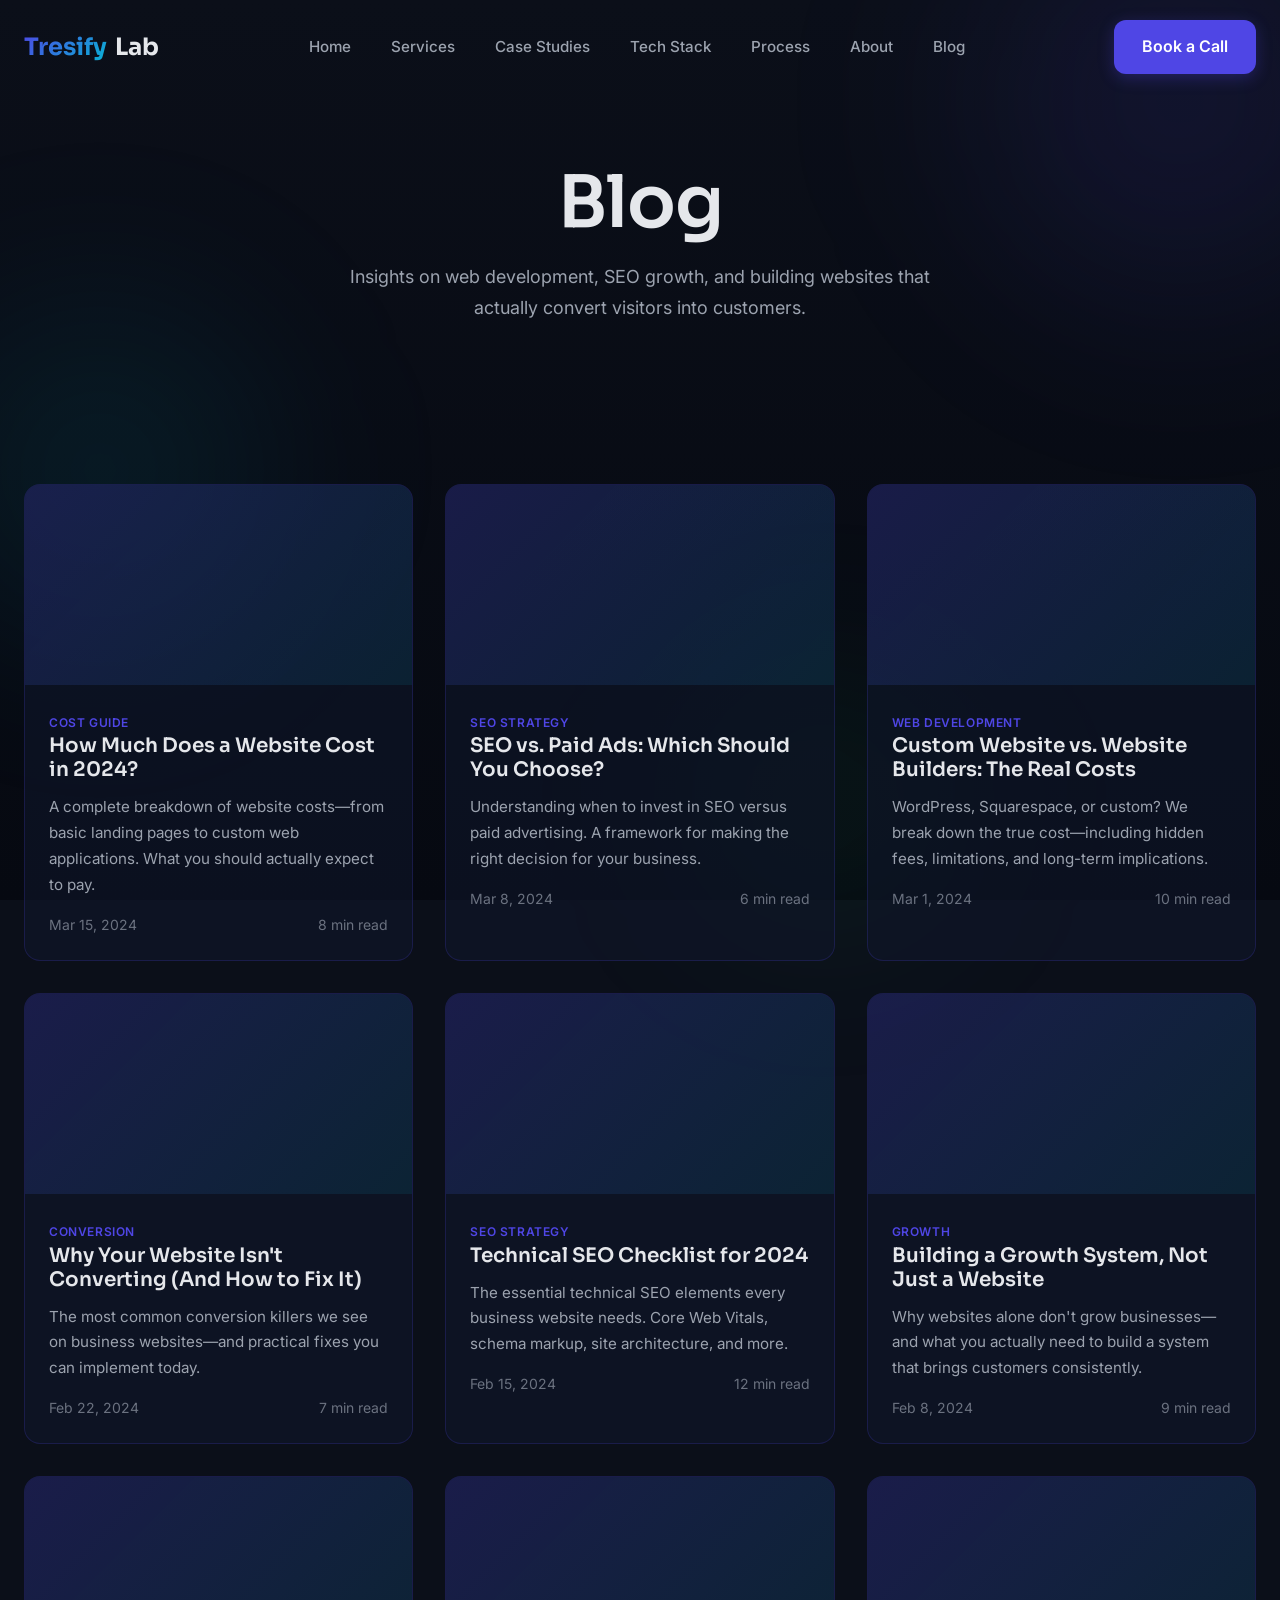
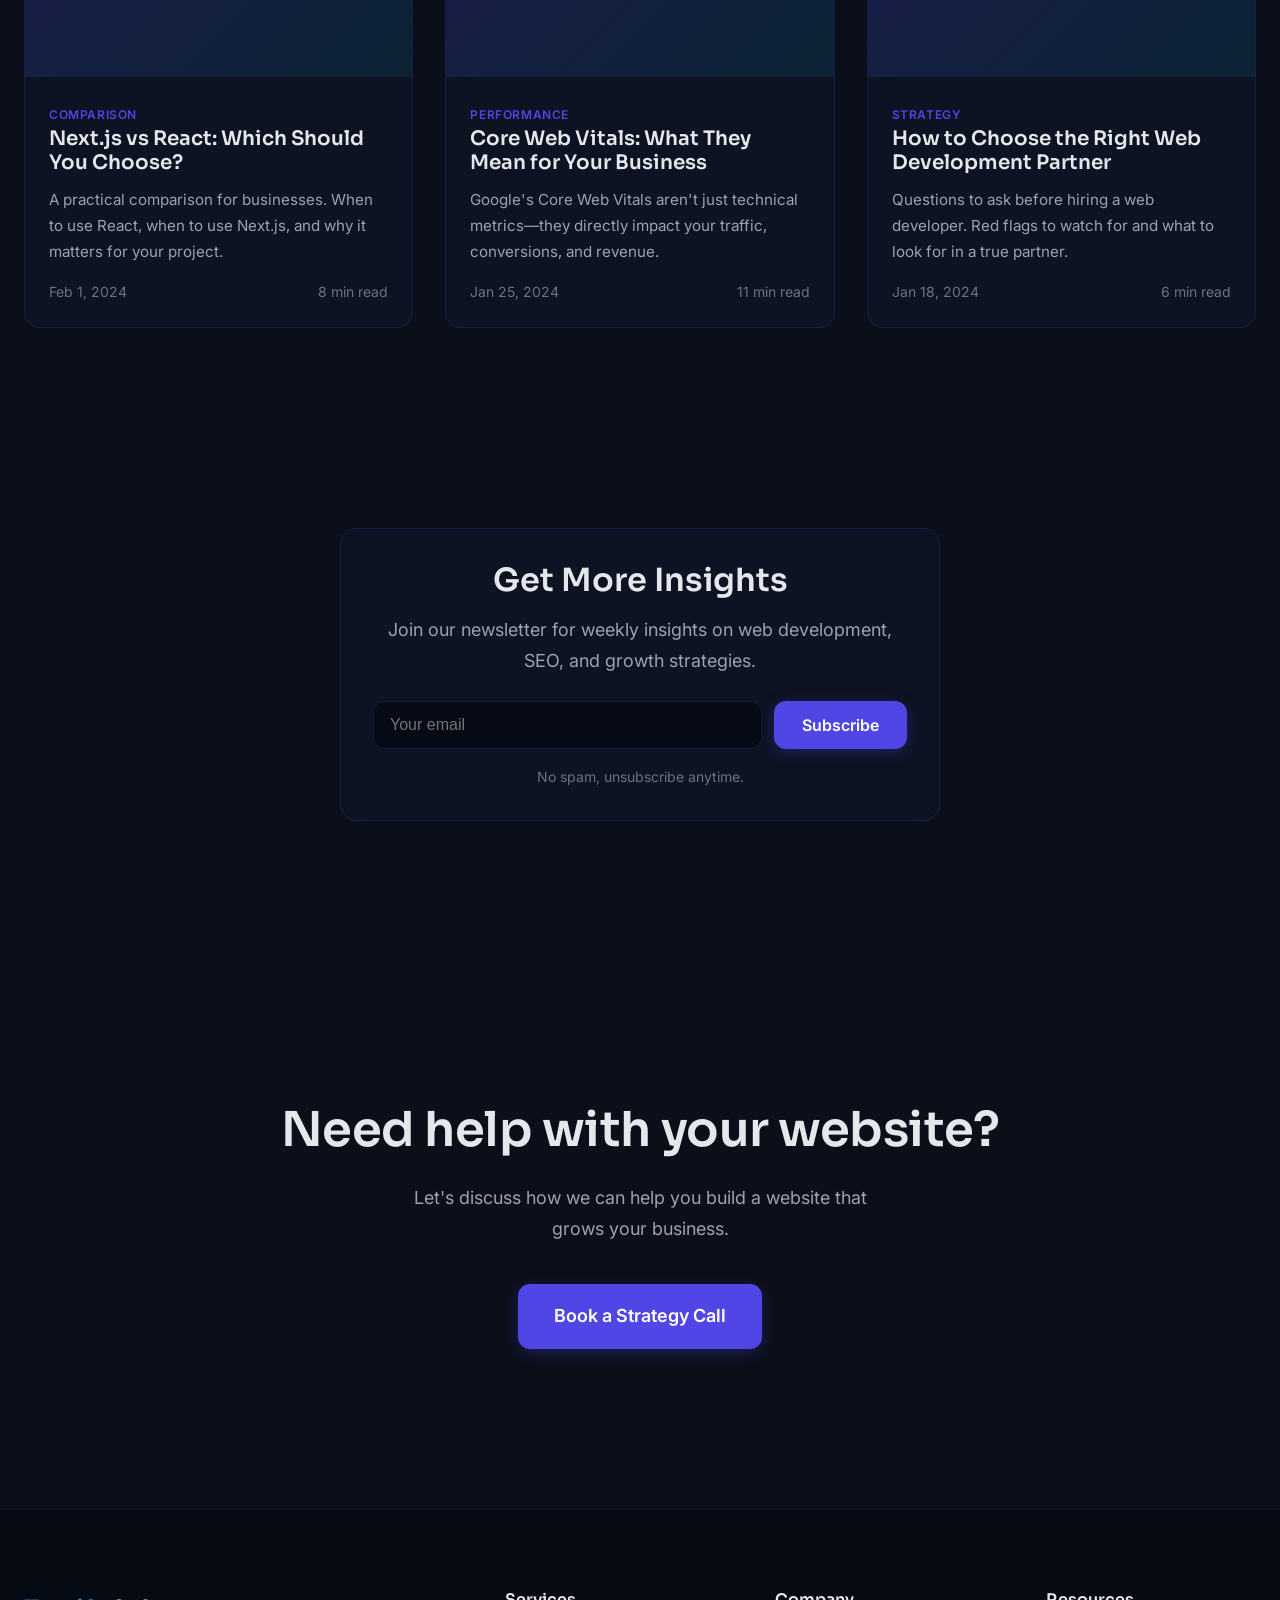
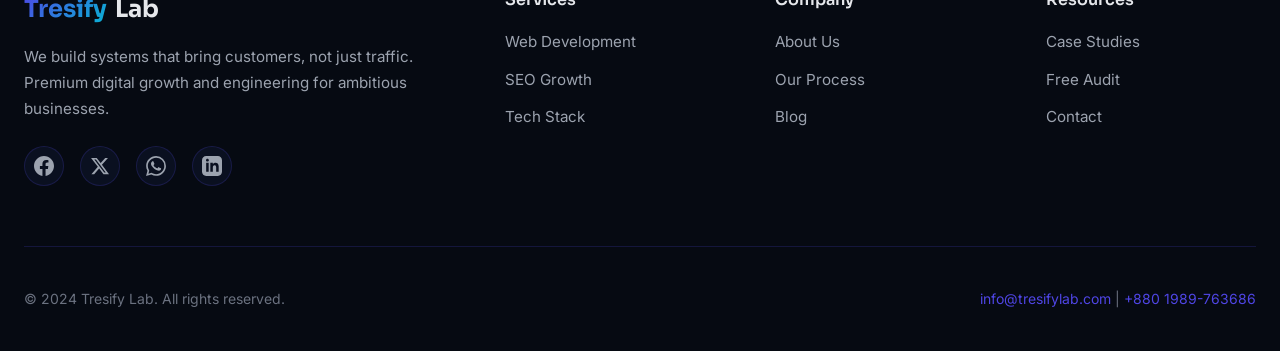
<file: blog.html>
<!DOCTYPE html>
<html lang="en">
<head>
  <meta charset="UTF-8">
  <meta name="viewport" content="width=device-width, initial-scale=1.0">
  <meta name="description" content="Blog - Tresify Lab. Insights on web development, SEO growth, and building websites that convert.">
  <title>Blog | Tresify Lab</title>
  
  <link rel="preconnect" href="https://fonts.googleapis.com">
  <link rel="preconnect" href="https://fonts.gstatic.com" crossorigin>
  <link href="https://fonts.googleapis.com/css2?family=Inter:wght@400;500;600;700&family=Sora:wght@400;500;600;700&display=swap" rel="stylesheet">
  <link rel="stylesheet" href="css/styles.css">
  <link rel="icon" type="image/svg+xml" href="data:image/svg+xml,<svg xmlns='http://www.w3.org/2000/svg' viewBox='0 0 100 100'><text y='.9em' font-size='90'>🚀</text></svg>">
</head>
<body>
  <div class="orb orb-1"></div>
  <div class="orb orb-2"></div>
  <div class="orb orb-3"></div>

  <!-- Navigation -->
  <nav class="nav">
    <div class="nav-container">
      <a href="index.html" class="nav-logo">
        <span>Tresify</span> Lab
      </a>
      
      <ul class="nav-links">
        <li><a href="index.html">Home</a></li>
        <li><a href="services.html">Services</a></li>
        <li><a href="case-studies.html">Case Studies</a></li>
        <li><a href="tech-stack.html">Tech Stack</a></li>
        <li><a href="process.html">Process</a></li>
        <li><a href="about.html">About</a></li>
        <li><a href="blog.html" class="active">Blog</a></li>
      </ul>
      
      <div class="nav-cta">
        <a href="https://calendly.com/tresifylab/let-s-talk" target="_blank" class="btn btn-primary">Book a Call</a>
      </div>
      
      <button class="nav-mobile-toggle" aria-label="Toggle menu">
        <span></span>
        <span></span>
        <span></span>
      </button>
    </div>
  </nav>

  <div class="mobile-menu-overlay"></div>
  <div class="mobile-menu">
    <button class="mobile-menu-close" aria-label="Close menu">&times;</button>
    <ul class="mobile-menu-links">
      <li><a href="index.html">Home</a></li>
      <li><a href="services.html">Services</a></li>
      <li><a href="case-studies.html">Case Studies</a></li>
      <li><a href="tech-stack.html">Tech Stack</a></li>
      <li><a href="process.html">Process</a></li>
      <li><a href="about.html">About</a></li>
      <li><a href="blog.html">Blog</a></li>
      <li><a href="contact.html">Contact</a></li>
    </ul>
  </div>

  <!-- Page Header -->
  <section class="page-header">
    <div class="container">
      <div class="fade-in-up">
        <h1>Blog</h1>
        <p>Insights on web development, SEO growth, and building websites that actually convert visitors into customers.</p>
      </div>
    </div>
  </section>

  <!-- Blog Posts -->
  <section class="section-sm">
    <div class="container">
      <div class="blog-grid stagger">
        <!-- Blog Post 1 -->
        <article class="blog-card fade-in-up">
          <div class="blog-image"></div>
          <div class="blog-content">
            <span class="blog-category">Cost Guide</span>
            <h3><a href="#">How Much Does a Website Cost in 2024?</a></h3>
            <p class="blog-excerpt">A complete breakdown of website costs—from basic landing pages to custom web applications. What you should actually expect to pay.</p>
            <div class="blog-meta">
              <span>Mar 15, 2024</span>
              <span>8 min read</span>
            </div>
          </div>
        </article>
        
        <!-- Blog Post 2 -->
        <article class="blog-card fade-in-up">
          <div class="blog-image"></div>
          <div class="blog-content">
            <span class="blog-category">SEO Strategy</span>
            <h3><a href="#">SEO vs. Paid Ads: Which Should You Choose?</a></h3>
            <p class="blog-excerpt">Understanding when to invest in SEO versus paid advertising. A framework for making the right decision for your business.</p>
            <div class="blog-meta">
              <span>Mar 8, 2024</span>
              <span>6 min read</span>
            </div>
          </div>
        </article>
        
        <!-- Blog Post 3 -->
        <article class="blog-card fade-in-up">
          <div class="blog-image"></div>
          <div class="blog-content">
            <span class="blog-category">Web Development</span>
            <h3><a href="#">Custom Website vs. Website Builders: The Real Costs</a></h3>
            <p class="blog-excerpt">WordPress, Squarespace, or custom? We break down the true cost—including hidden fees, limitations, and long-term implications.</p>
            <div class="blog-meta">
              <span>Mar 1, 2024</span>
              <span>10 min read</span>
            </div>
          </div>
        </article>
        
        <!-- Blog Post 4 -->
        <article class="blog-card fade-in-up">
          <div class="blog-image"></div>
          <div class="blog-content">
            <span class="blog-category">Conversion</span>
            <h3><a href="#">Why Your Website Isn't Converting (And How to Fix It)</a></h3>
            <p class="blog-excerpt">The most common conversion killers we see on business websites—and practical fixes you can implement today.</p>
            <div class="blog-meta">
              <span>Feb 22, 2024</span>
              <span>7 min read</span>
            </div>
          </div>
        </article>
        
        <!-- Blog Post 5 -->
        <article class="blog-card fade-in-up">
          <div class="blog-image"></div>
          <div class="blog-content">
            <span class="blog-category">SEO Strategy</span>
            <h3><a href="#">Technical SEO Checklist for 2024</a></h3>
            <p class="blog-excerpt">The essential technical SEO elements every business website needs. Core Web Vitals, schema markup, site architecture, and more.</p>
            <div class="blog-meta">
              <span>Feb 15, 2024</span>
              <span>12 min read</span>
            </div>
          </div>
        </article>
        
        <!-- Blog Post 6 -->
        <article class="blog-card fade-in-up">
          <div class="blog-image"></div>
          <div class="blog-content">
            <span class="blog-category">Growth</span>
            <h3><a href="#">Building a Growth System, Not Just a Website</a></h3>
            <p class="blog-excerpt">Why websites alone don't grow businesses—and what you actually need to build a system that brings customers consistently.</p>
            <div class="blog-meta">
              <span>Feb 8, 2024</span>
              <span>9 min read</span>
            </div>
          </div>
        </article>
        
        <!-- Blog Post 7 -->
        <article class="blog-card fade-in-up">
          <div class="blog-image"></div>
          <div class="blog-content">
            <span class="blog-category">Comparison</span>
            <h3><a href="#">Next.js vs React: Which Should You Choose?</a></h3>
            <p class="blog-excerpt">A practical comparison for businesses. When to use React, when to use Next.js, and why it matters for your project.</p>
            <div class="blog-meta">
              <span>Feb 1, 2024</span>
              <span>8 min read</span>
            </div>
          </div>
        </article>
        
        <!-- Blog Post 8 -->
        <article class="blog-card fade-in-up">
          <div class="blog-image"></div>
          <div class="blog-content">
            <span class="blog-category">Performance</span>
            <h3><a href="#">Core Web Vitals: What They Mean for Your Business</a></h3>
            <p class="blog-excerpt">Google's Core Web Vitals aren't just technical metrics—they directly impact your traffic, conversions, and revenue.</p>
            <div class="blog-meta">
              <span>Jan 25, 2024</span>
              <span>11 min read</span>
            </div>
          </div>
        </article>
        
        <!-- Blog Post 9 -->
        <article class="blog-card fade-in-up">
          <div class="blog-image"></div>
          <div class="blog-content">
            <span class="blog-category">Strategy</span>
            <h3><a href="#">How to Choose the Right Web Development Partner</a></h3>
            <p class="blog-excerpt">Questions to ask before hiring a web developer. Red flags to watch for and what to look for in a true partner.</p>
            <div class="blog-meta">
              <span>Jan 18, 2024</span>
              <span>6 min read</span>
            </div>
          </div>
        </article>
      </div>
    </div>
  </section>

  <!-- Newsletter Section -->
  <section class="section">
    <div class="container">
      <div class="card" style="max-width: 600px; margin: 0 auto; text-align: center;">
        <h3 style="margin-bottom: 16px;">Get More Insights</h3>
        <p style="margin-bottom: 24px;">Join our newsletter for weekly insights on web development, SEO, and growth strategies.</p>
        
        <form action="mailto:info@tresifylab.com?subject=New Website Audit Request" method="post" enctype="text/plain" style="display: flex; gap: 12px; flex-wrap: wrap; justify-content: center;">
          <input type="email" placeholder="Your email" style="flex: 1; min-width: 200px; padding: 14px 16px; background: rgba(6, 9, 17, 0.8); border: 1px solid var(--glass-border); border-radius: var(--radius-md); color: var(--text-primary); font-size: 1rem;">
          <button type="submit" class="btn btn-primary">Subscribe</button>
        </form>
        
        <p style="margin-top: 16px; font-size: 0.875rem; color: var(--text-muted);">No spam, unsubscribe anytime.</p>
      </div>
    </div>
  </section>

  <!-- CTA Section -->
  <section class="cta-section section">
    <div class="container">
      <div class="fade-in-up">
        <h2>Need help with your website?</h2>
        <p>Let's discuss how we can help you build a website that grows your business.</p>
        <a href="contact.html" class="btn btn-primary btn-large">Book a Strategy Call</a>
      </div>
    </div>
  </section>

  <!-- Footer -->
  <footer class="footer">
    <div class="container">
      <div class="footer-grid">
        <div class="footer-brand">
          <a href="index.html" class="nav-logo">
            <span>Tresify</span> Lab
          </a>
          <p>We build systems that bring customers, not just traffic. Premium digital growth and engineering for ambitious businesses.</p>
          
          <div class="footer-social">
            <a href="https://www.facebook.com/tresifylab" target="_blank" aria-label="Facebook">
              <svg width="20" height="20" fill="currentColor" viewBox="0 0 24 24">
                <path d="M24 12.073c0-6.627-5.373-12-12-12s-12 5.373-12 12c0 5.99 4.388 10.954 10.125 11.854v-8.385H7.078v-3.47h3.047V9.43c0-3.007 1.792-4.669 4.533-4.669 1.312 0 2.686.235 2.686.235v2.953H15.83c-1.491 0-1.956.925-1.956 1.874v2.25h3.328l-.532 3.47h-2.796v8.385C19.612 23.027 24 18.062 24 12.073z"/>
              </svg>
            </a>
            <a href="https://x.com/tresifylab" target="_blank" aria-label="X">
              <svg width="20" height="20" fill="currentColor" viewBox="0 0 24 24">
                <path d="M18.244 2.25h3.308l-7.227 8.26 8.502 11.24H16.17l-5.214-6.817L4.99 21.75H1.68l7.73-8.835L1.254 2.25H8.08l4.713 6.231zm-1.161 17.52h1.833L7.084 4.126H5.117z"/>
              </svg>
            </a>
            <a href="https://wa.me/+8801989763686" target="_blank" aria-label="WhatsApp">
              <svg width="20" height="20" fill="currentColor" viewBox="0 0 24 24">
                <path d="M17.472 14.382c-.297-.149-1.758-.867-2.03-.967-.273-.099-.471-.148-.67.15-.197.297-.767.966-.94 1.164-.173.199-.347.223-.644.075-.297-.15-1.255-.463-2.39-1.475-.883-.788-1.48-1.761-1.653-2.059-.173-.297-.018-.458.13-.606.134-.133.298-.347.446-.52.149-.174.198-.298.298-.497.099-.198.05-.371-.025-.52-.075-.149-.669-1.612-.916-2.207-.242-.579-.487-.5-.669-.51-.173-.008-.371-.01-.57-.01-.198 0-.52.074-.792.372-.272.297-1.04 1.016-1.04 2.479 0 1.462 1.065 2.875 1.213 3.074.149.198 2.096 3.2 5.077 4.487.709.306 1.262.489 1.694.625.712.227 1.36.195 1.871.118.571-.085 1.758-.719 2.006-1.413.248-.694.248-1.289.173-1.413-.074-.124-.272-.198-.57-.347m-5.421 7.403h-.004a9.87 9.87 0 01-5.031-1.378l-.361-.214-3.741.982.998-3.648-.235-.374a9.86 9.86 0 01-1.51-5.26c.001-5.45 4.436-9.884 9.888-9.884 2.64 0 5.122 1.03 6.988 2.898a9.825 9.825 0 012.893 6.994c-.003 5.45-4.437 9.884-9.885 9.884m8.413-18.297A11.815 11.815 0 0012.05 0C5.495 0 .16 5.335.157 11.892c0 2.096.547 4.142 1.588 5.945L.057 24l6.305-1.654a11.882 11.882 0 005.683 1.448h.005c6.554 0 11.89-5.335 11.893-11.893a11.821 11.821 0 00-3.48-8.413z"/>
              </svg>
            </a>
            <a href="https://www.linkedin.com/company/tresifylab" target="_blank" aria-label="LinkedIn">
              <svg width="20" height="20" fill="currentColor" viewBox="0 0 24 24">
                <path d="M19 0h-14c-2.761 0-5 2.239-5 5v14c0 2.761 2.239 5 5 5h14c2.762 0 5-2.239 5-5v-14c0-2.761-2.238-5-5-5zm-11 19h-3v-11h3v11zm-1.5-12.268c-.966 0-1.75-.79-1.75-1.764s.784-1.764 1.75-1.764 1.75.79 1.75 1.764-.783 1.764-1.75 1.764zm13.5 12.268h-3v-5.604c0-3.368-4-3.113-4 0v5.604h-3v-11h3v1.765c1.396-2.586 7-2.777 7 2.476v6.759z"/>
              </svg>
            </a>
          </div>
        </div>
        
        <div class="footer-column">
          <h4>Services</h4>
          <ul class="footer-links">
            <li><a href="services.html">Web Development</a></li>
            <li><a href="services.html">SEO Growth</a></li>
            <li><a href="tech-stack.html">Tech Stack</a></li>
          </ul>
        </div>
        
        <div class="footer-column">
          <h4>Company</h4>
          <ul class="footer-links">
            <li><a href="about.html">About Us</a></li>
            <li><a href="process.html">Our Process</a></li>
            <li><a href="blog.html">Blog</a></li>
          </ul>
        </div>
        
        <div class="footer-column">
          <h4>Resources</h4>
          <ul class="footer-links">
            <li><a href="case-studies.html">Case Studies</a></li>
            <li><a href="index.html#audit">Free Audit</a></li>
            <li><a href="contact.html">Contact</a></li>
          </ul>
        </div>
      </div>
      
      <div class="footer-bottom">
        <p>&copy; 2024 Tresify Lab. All rights reserved.</p>
        <p><a href="mailto:info@tresifylab.com">info@tresifylab.com</a> | <a href="tel:+8801989763686">+880 1989-763686</a></p>
      </div>
    </div>
  </footer>

  <script src="js/main.js"></script>
</body>
</html>
</file>
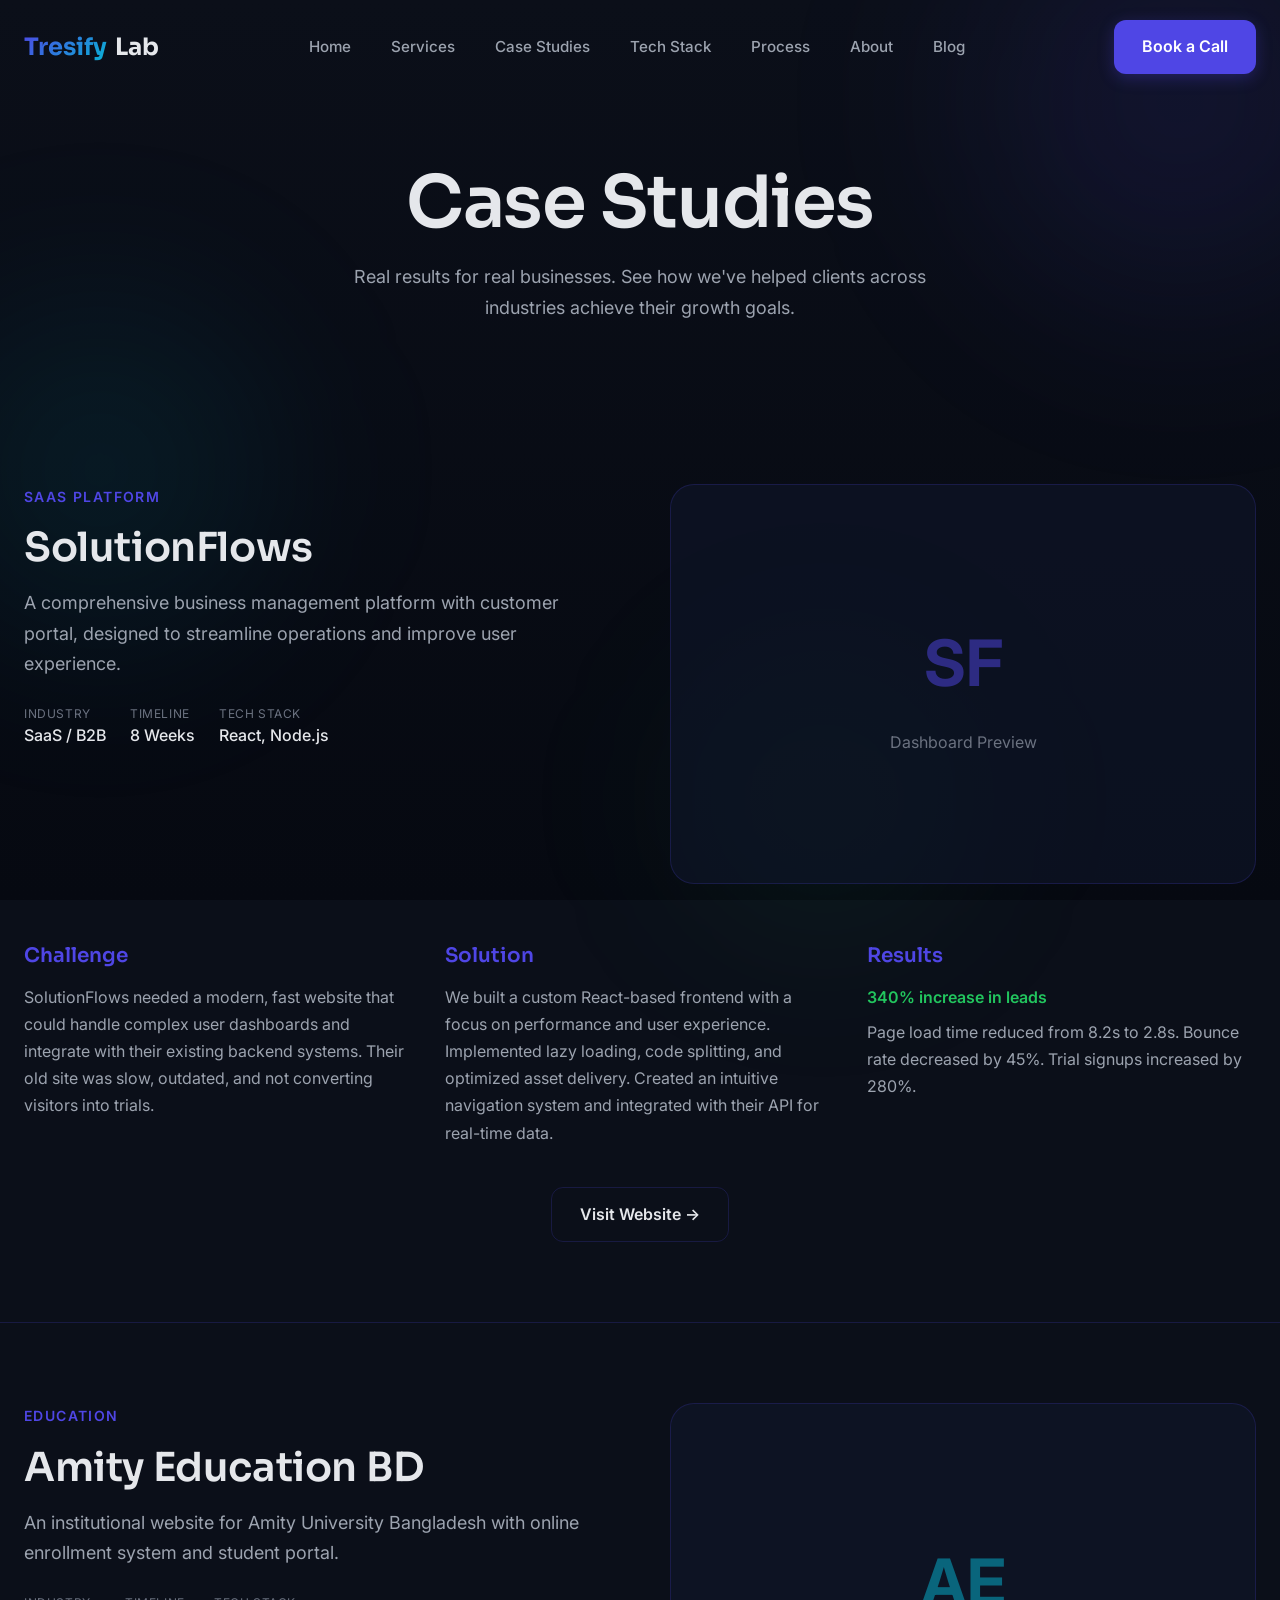
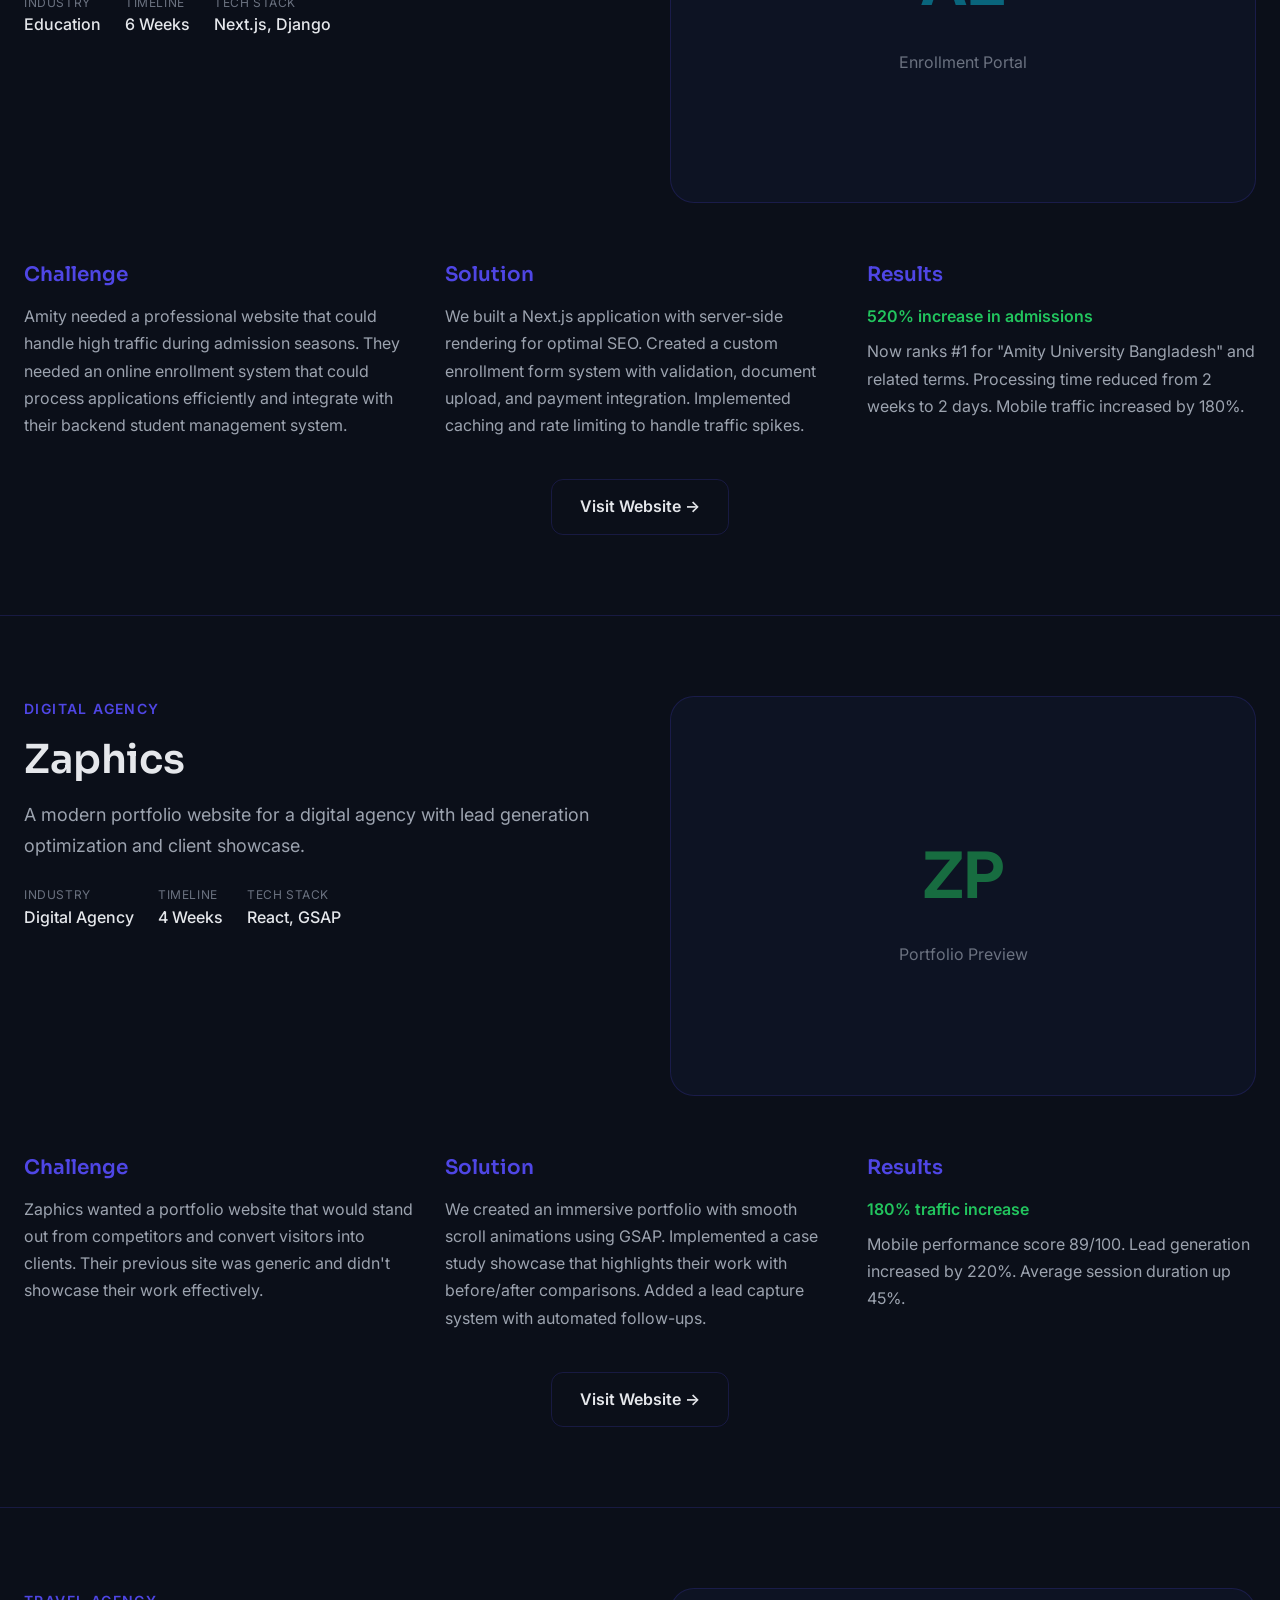
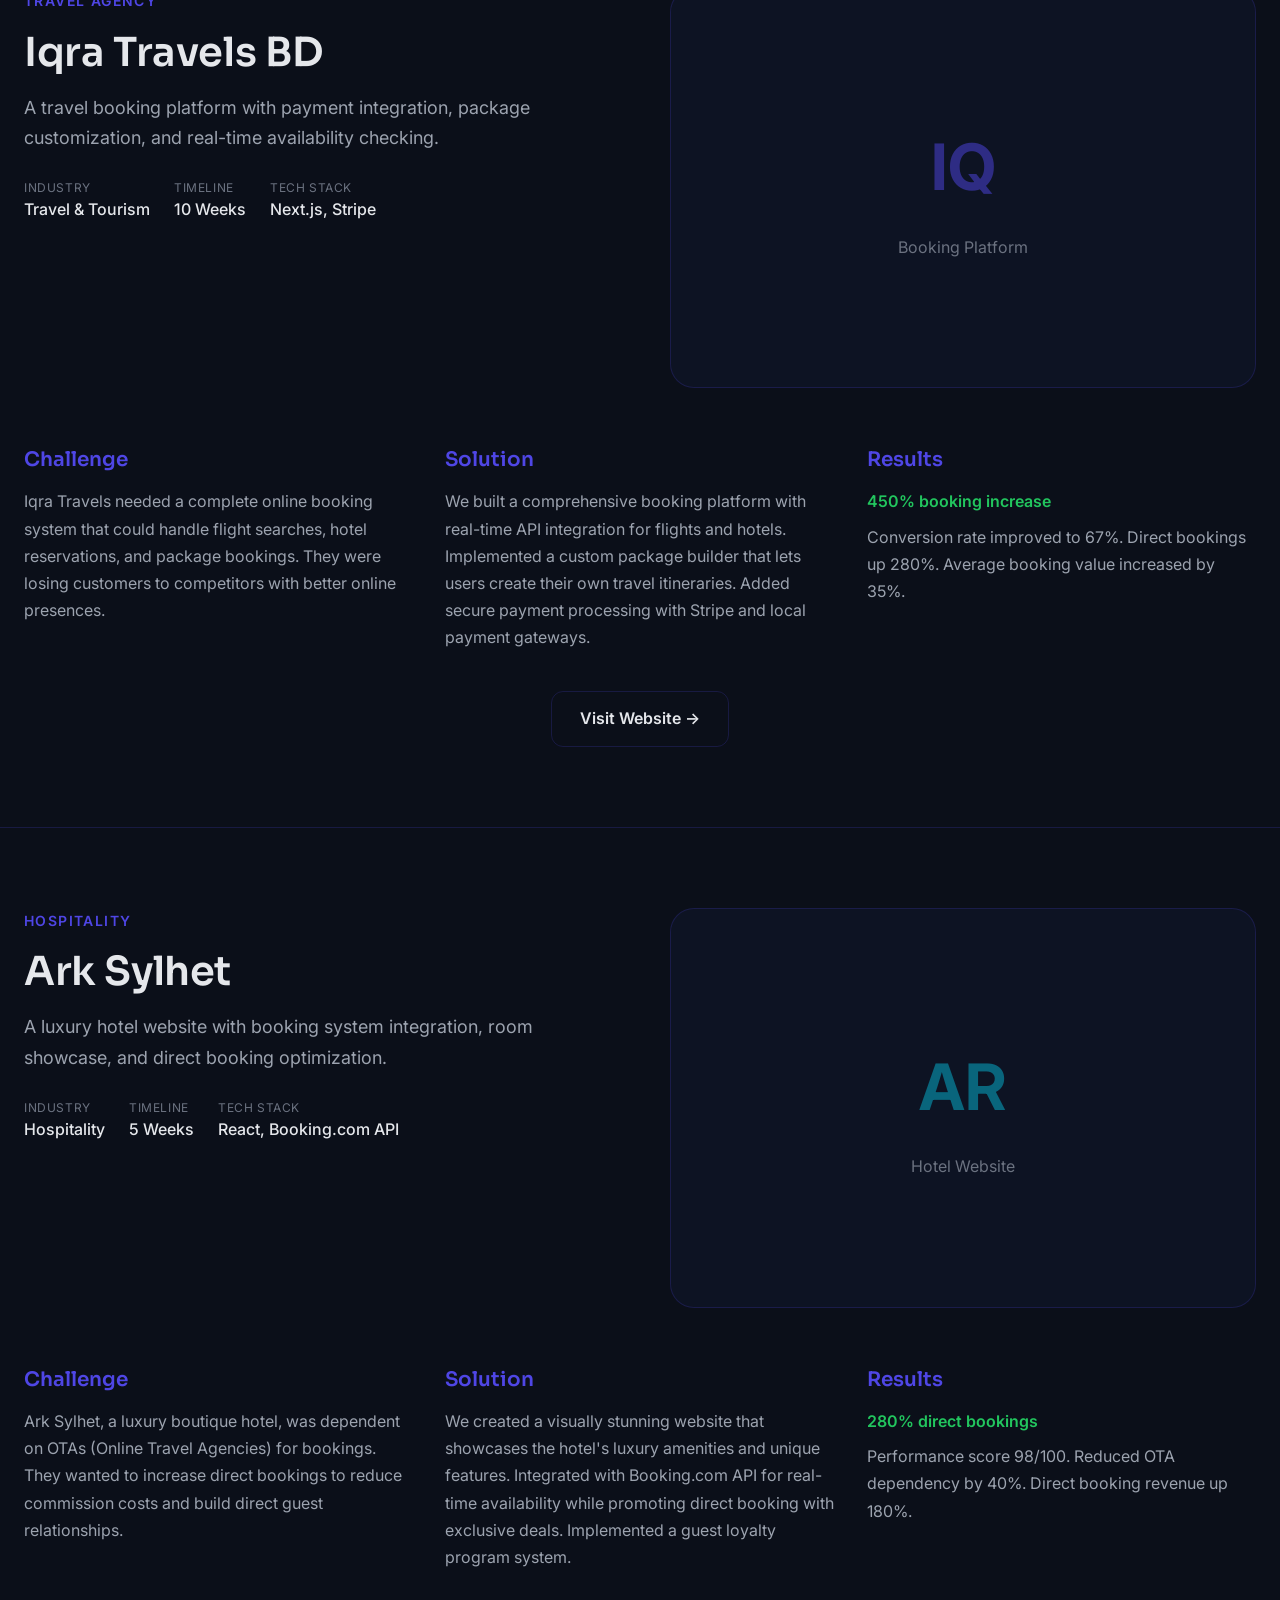
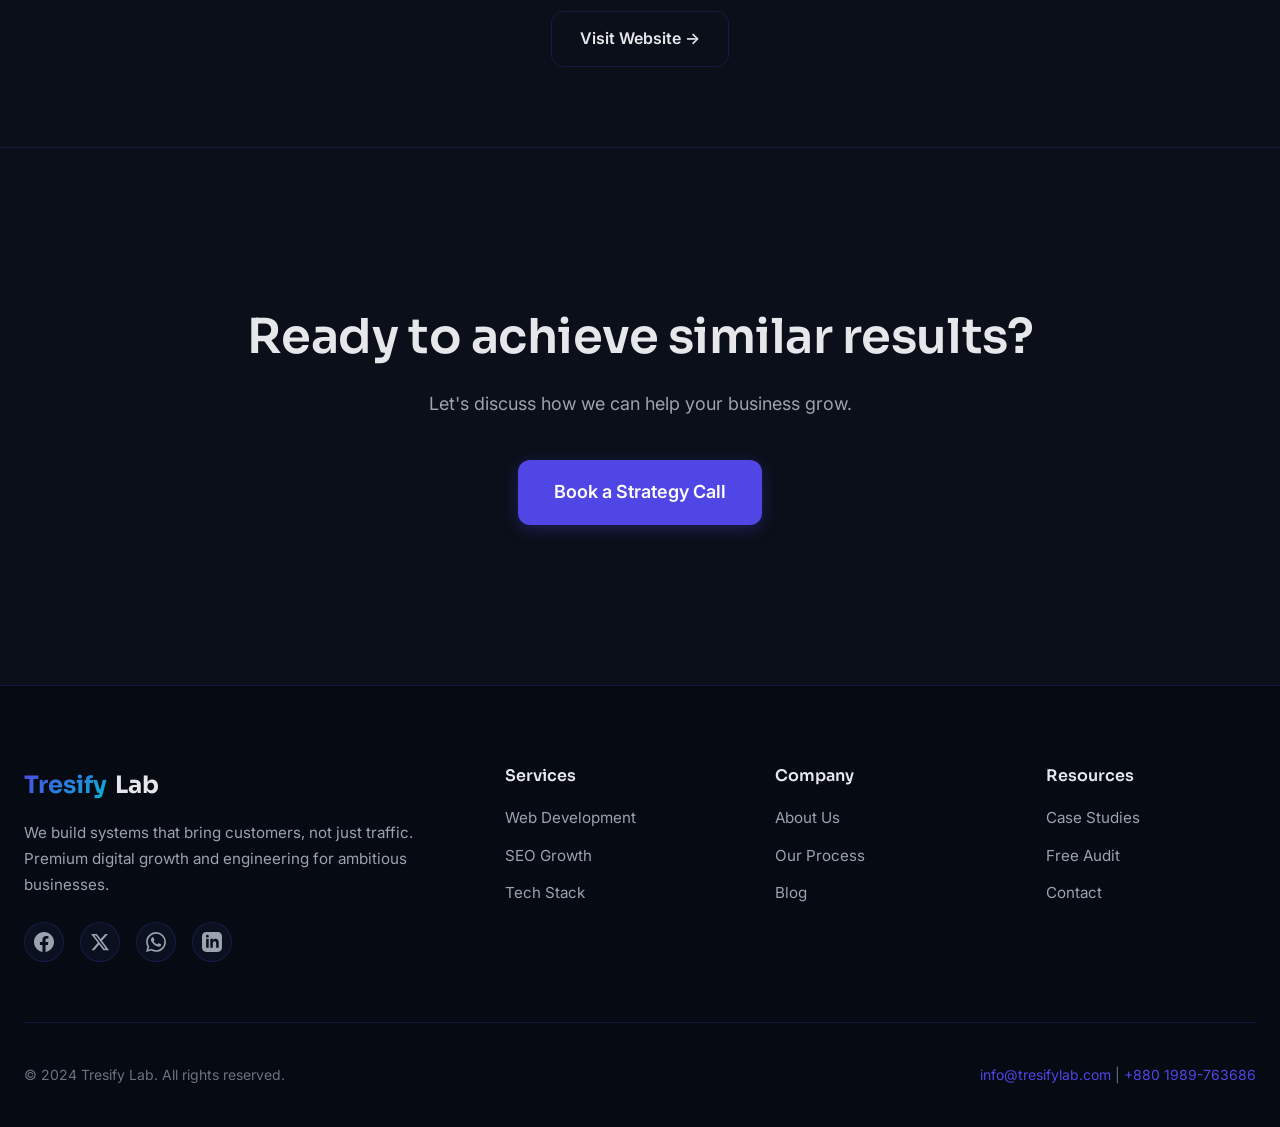
<file: case-studies.html>
<!DOCTYPE html>
<html lang="en">
<head>
  <meta charset="UTF-8">
  <meta name="viewport" content="width=device-width, initial-scale=1.0">
  <meta name="description" content="Case studies showcasing Tresify Lab's work. See how we've helped businesses increase leads, traffic, and revenue.">
  <title>Case Studies | Tresify Lab</title>
  
  <link rel="preconnect" href="https://fonts.googleapis.com">
  <link rel="preconnect" href="https://fonts.gstatic.com" crossorigin>
  <link href="https://fonts.googleapis.com/css2?family=Inter:wght@400;500;600;700&family=Sora:wght@400;500;600;700&display=swap" rel="stylesheet">
  <link rel="stylesheet" href="css/styles.css">
  <link rel="icon" type="image/svg+xml" href="data:image/svg+xml,<svg xmlns='http://www.w3.org/2000/svg' viewBox='0 0 100 100'><text y='.9em' font-size='90'>🚀</text></svg>">
</head>
<body>
  <div class="orb orb-1"></div>
  <div class="orb orb-2"></div>
  <div class="orb orb-3"></div>

  <!-- Navigation -->
  <nav class="nav">
    <div class="nav-container">
      <a href="index.html" class="nav-logo">
        <span>Tresify</span> Lab
      </a>
      
      <ul class="nav-links">
        <li><a href="index.html">Home</a></li>
        <li><a href="services.html">Services</a></li>
        <li><a href="case-studies.html" class="active">Case Studies</a></li>
        <li><a href="tech-stack.html">Tech Stack</a></li>
        <li><a href="process.html">Process</a></li>
        <li><a href="about.html">About</a></li>
        <li><a href="blog.html">Blog</a></li>
      </ul>
      
      <div class="nav-cta">
        <a href="https://calendly.com/tresifylab/let-s-talk" target="_blank" class="btn btn-primary">Book a Call</a>
      </div>
      
      <button class="nav-mobile-toggle" aria-label="Toggle menu">
        <span></span>
        <span></span>
        <span></span>
      </button>
    </div>
  </nav>

  <div class="mobile-menu-overlay"></div>
  <div class="mobile-menu">
    <button class="mobile-menu-close" aria-label="Close menu">&times;</button>
    <ul class="mobile-menu-links">
      <li><a href="index.html">Home</a></li>
      <li><a href="services.html">Services</a></li>
      <li><a href="case-studies.html">Case Studies</a></li>
      <li><a href="tech-stack.html">Tech Stack</a></li>
      <li><a href="process.html">Process</a></li>
      <li><a href="about.html">About</a></li>
      <li><a href="blog.html">Blog</a></li>
      <li><a href="contact.html">Contact</a></li>
    </ul>
  </div>

  <!-- Page Header -->
  <section class="page-header">
    <div class="container">
      <div class="fade-in-up">
        <h1>Case Studies</h1>
        <p>Real results for real businesses. See how we've helped clients across industries achieve their growth goals.</p>
      </div>
    </div>
  </section>

  <!-- Case Study 1: SolutionFlows -->
  <section class="case-study-full section-sm">
    <div class="container">
      <div class="case-study-header fade-in-up">
        <div class="case-study-title">
          <span class="section-label">SaaS Platform</span>
          <h2>SolutionFlows</h2>
          <p style="color: var(--text-secondary); margin-top: 16px;">A comprehensive business management platform with customer portal, designed to streamline operations and improve user experience.</p>
          
          <div class="case-study-meta" style="margin-top: 24px;">
            <div class="meta-item">
              <span class="meta-label">Industry</span>
              <span class="meta-value">SaaS / B2B</span>
            </div>
            <div class="meta-item">
              <span class="meta-label">Timeline</span>
              <span class="meta-value">8 Weeks</span>
            </div>
            <div class="meta-item">
              <span class="meta-label">Tech Stack</span>
              <span class="meta-value">React, Node.js</span>
            </div>
          </div>
        </div>
        
        <div class="case-study-visual">
          <div style="display: flex; flex-direction: column; align-items: center; justify-content: center;">
            <div style="font-size: 4rem; font-weight: 700; color: var(--primary); opacity: 0.5;">SF</div>
            <span style="margin-top: 16px; color: var(--text-muted);">Dashboard Preview</span>
          </div>
        </div>
      </div>
      
      <div class="case-study-sections">
        <div class="case-study-section fade-in-up">
          <h3>Challenge</h3>
          <p>SolutionFlows needed a modern, fast website that could handle complex user dashboards and integrate with their existing backend systems. Their old site was slow, outdated, and not converting visitors into trials.</p>
        </div>
        
        <div class="case-study-section fade-in-up">
          <h3>Solution</h3>
          <p>We built a custom React-based frontend with a focus on performance and user experience. Implemented lazy loading, code splitting, and optimized asset delivery. Created an intuitive navigation system and integrated with their API for real-time data.</p>
        </div>
        
        <div class="case-study-section fade-in-up">
          <h3>Results</h3>
          <p style="color: var(--accent-green); font-weight: 600;">340% increase in leads</p>
          <p style="margin-top: 8px; color: var(--text-secondary);">Page load time reduced from 8.2s to 2.8s. Bounce rate decreased by 45%. Trial signups increased by 280%.</p>
        </div>
      </div>
      
      <div style="margin-top: 40px; text-align: center;">
        <a href="https://solutionflows.com" target="_blank" class="btn btn-secondary">Visit Website →</a>
      </div>
    </div>
  </section>

  <!-- Case Study 2: Amity Edu BD -->
  <section class="case-study-full section-sm">
    <div class="container">
      <div class="case-study-header fade-in-up">
        <div class="case-study-title">
          <span class="section-label">Education</span>
          <h2>Amity Education BD</h2>
          <p style="color: var(--text-secondary); margin-top: 16px;">An institutional website for Amity University Bangladesh with online enrollment system and student portal.</p>
          
          <div class="case-study-meta" style="margin-top: 24px;">
            <div class="meta-item">
              <span class="meta-label">Industry</span>
              <span class="meta-value">Education</span>
            </div>
            <div class="meta-item">
              <span class="meta-label">Timeline</span>
              <span class="meta-value">6 Weeks</span>
            </div>
            <div class="meta-item">
              <span class="meta-label">Tech Stack</span>
              <span class="meta-value">Next.js, Django</span>
            </div>
          </div>
        </div>
        
        <div class="case-study-visual">
          <div style="display: flex; flex-direction: column; align-items: center; justify-content: center;">
            <div style="font-size: 4rem; font-weight: 700; color: var(--secondary-cyan); opacity: 0.5;">AE</div>
            <span style="margin-top: 16px; color: var(--text-muted);">Enrollment Portal</span>
          </div>
        </div>
      </div>
      
      <div class="case-study-sections">
        <div class="case-study-section fade-in-up">
          <h3>Challenge</h3>
          <p>Amity needed a professional website that could handle high traffic during admission seasons. They needed an online enrollment system that could process applications efficiently and integrate with their backend student management system.</p>
        </div>
        
        <div class="case-study-section fade-in-up">
          <h3>Solution</h3>
          <p>We built a Next.js application with server-side rendering for optimal SEO. Created a custom enrollment form system with validation, document upload, and payment integration. Implemented caching and rate limiting to handle traffic spikes.</p>
        </div>
        
        <div class="case-study-section fade-in-up">
          <h3>Results</h3>
          <p style="color: var(--accent-green); font-weight: 600;">520% increase in admissions</p>
          <p style="margin-top: 8px; color: var(--text-secondary);">Now ranks #1 for "Amity University Bangladesh" and related terms. Processing time reduced from 2 weeks to 2 days. Mobile traffic increased by 180%.</p>
        </div>
      </div>
      
      <div style="margin-top: 40px; text-align: center;">
        <a href="https://amityedubd.com" target="_blank" class="btn btn-secondary">Visit Website →</a>
      </div>
    </div>
  </section>

  <!-- Case Study 3: Zaphics -->
  <section class="case-study-full section-sm">
    <div class="container">
      <div class="case-study-header fade-in-up">
        <div class="case-study-title">
          <span class="section-label">Digital Agency</span>
          <h2>Zaphics</h2>
          <p style="color: var(--text-secondary); margin-top: 16px;">A modern portfolio website for a digital agency with lead generation optimization and client showcase.</p>
          
          <div class="case-study-meta" style="margin-top: 24px;">
            <div class="meta-item">
              <span class="meta-label">Industry</span>
              <span class="meta-value">Digital Agency</span>
            </div>
            <div class="meta-item">
              <span class="meta-label">Timeline</span>
              <span class="meta-value">4 Weeks</span>
            </div>
            <div class="meta-item">
              <span class="meta-label">Tech Stack</span>
              <span class="meta-value">React, GSAP</span>
            </div>
          </div>
        </div>
        
        <div class="case-study-visual">
          <div style="display: flex; flex-direction: column; align-items: center; justify-content: center;">
            <div style="font-size: 4rem; font-weight: 700; color: var(--accent-green); opacity: 0.5;">ZP</div>
            <span style="margin-top: 16px; color: var(--text-muted);">Portfolio Preview</span>
          </div>
        </div>
      </div>
      
      <div class="case-study-sections">
        <div class="case-study-section fade-in-up">
          <h3>Challenge</h3>
          <p>Zaphics wanted a portfolio website that would stand out from competitors and convert visitors into clients. Their previous site was generic and didn't showcase their work effectively.</p>
        </div>
        
        <div class="case-study-section fade-in-up">
          <h3>Solution</h3>
          <p>We created an immersive portfolio with smooth scroll animations using GSAP. Implemented a case study showcase that highlights their work with before/after comparisons. Added a lead capture system with automated follow-ups.</p>
        </div>
        
        <div class="case-study-section fade-in-up">
          <h3>Results</h3>
          <p style="color: var(--accent-green); font-weight: 600;">180% traffic increase</p>
          <p style="margin-top: 8px; color: var(--text-secondary);">Mobile performance score 89/100. Lead generation increased by 220%. Average session duration up 45%.</p>
        </div>
      </div>
      
      <div style="margin-top: 40px; text-align: center;">
        <a href="https://zaphics.in" target="_blank" class="btn btn-secondary">Visit Website →</a>
      </div>
    </div>
  </section>

  <!-- Case Study 4: Iqra Travels -->
  <section class="case-study-full section-sm">
    <div class="container">
      <div class="case-study-header fade-in-up">
        <div class="case-study-title">
          <span class="section-label">Travel Agency</span>
          <h2>Iqra Travels BD</h2>
          <p style="color: var(--text-secondary); margin-top: 16px;">A travel booking platform with payment integration, package customization, and real-time availability checking.</p>
          
          <div class="case-study-meta" style="margin-top: 24px;">
            <div class="meta-item">
              <span class="meta-label">Industry</span>
              <span class="meta-value">Travel & Tourism</span>
            </div>
            <div class="meta-item">
              <span class="meta-label">Timeline</span>
              <span class="meta-value">10 Weeks</span>
            </div>
            <div class="meta-item">
              <span class="meta-label">Tech Stack</span>
              <span class="meta-value">Next.js, Stripe</span>
            </div>
          </div>
        </div>
        
        <div class="case-study-visual">
          <div style="display: flex; flex-direction: column; align-items: center; justify-content: center;">
            <div style="font-size: 4rem; font-weight: 700; color: var(--primary); opacity: 0.5;">IQ</div>
            <span style="margin-top: 16px; color: var(--text-muted);">Booking Platform</span>
          </div>
        </div>
      </div>
      
      <div class="case-study-sections">
        <div class="case-study-section fade-in-up">
          <h3>Challenge</h3>
          <p>Iqra Travels needed a complete online booking system that could handle flight searches, hotel reservations, and package bookings. They were losing customers to competitors with better online presences.</p>
        </div>
        
        <div class="case-study-section fade-in-up">
          <h3>Solution</h3>
          <p>We built a comprehensive booking platform with real-time API integration for flights and hotels. Implemented a custom package builder that lets users create their own travel itineraries. Added secure payment processing with Stripe and local payment gateways.</p>
        </div>
        
        <div class="case-study-section fade-in-up">
          <h3>Results</h3>
          <p style="color: var(--accent-green); font-weight: 600;">450% booking increase</p>
          <p style="margin-top: 8px; color: var(--text-secondary);">Conversion rate improved to 67%. Direct bookings up 280%. Average booking value increased by 35%.</p>
        </div>
      </div>
      
      <div style="margin-top: 40px; text-align: center;">
        <a href="https://iqratravelsbd.com" target="_blank" class="btn btn-secondary">Visit Website →</a>
      </div>
    </div>
  </section>

  <!-- Case Study 5: Ark Sylhet -->
  <section class="case-study-full section-sm">
    <div class="container">
      <div class="case-study-header fade-in-up">
        <div class="case-study-title">
          <span class="section-label">Hospitality</span>
          <h2>Ark Sylhet</h2>
          <p style="color: var(--text-secondary); margin-top: 16px;">A luxury hotel website with booking system integration, room showcase, and direct booking optimization.</p>
          
          <div class="case-study-meta" style="margin-top: 24px;">
            <div class="meta-item">
              <span class="meta-label">Industry</span>
              <span class="meta-value">Hospitality</span>
            </div>
            <div class="meta-item">
              <span class="meta-label">Timeline</span>
              <span class="meta-value">5 Weeks</span>
            </div>
            <div class="meta-item">
              <span class="meta-label">Tech Stack</span>
              <span class="meta-value">React, Booking.com API</span>
            </div>
          </div>
        </div>
        
        <div class="case-study-visual">
          <div style="display: flex; flex-direction: column; align-items: center; justify-content: center;">
            <div style="font-size: 4rem; font-weight: 700; color: var(--secondary-cyan); opacity: 0.5;">AR</div>
            <span style="margin-top: 16px; color: var(--text-muted);">Hotel Website</span>
          </div>
        </div>
      </div>
      
      <div class="case-study-sections">
        <div class="case-study-section fade-in-up">
          <h3>Challenge</h3>
          <p>Ark Sylhet, a luxury boutique hotel, was dependent on OTAs (Online Travel Agencies) for bookings. They wanted to increase direct bookings to reduce commission costs and build direct guest relationships.</p>
        </div>
        
        <div class="case-study-section fade-in-up">
          <h3>Solution</h3>
          <p>We created a visually stunning website that showcases the hotel's luxury amenities and unique features. Integrated with Booking.com API for real-time availability while promoting direct booking with exclusive deals. Implemented a guest loyalty program system.</p>
        </div>
        
        <div class="case-study-section fade-in-up">
          <h3>Results</h3>
          <p style="color: var(--accent-green); font-weight: 600;">280% direct bookings</p>
          <p style="margin-top: 8px; color: var(--text-secondary);">Performance score 98/100. Reduced OTA dependency by 40%. Direct booking revenue up 180%.</p>
        </div>
      </div>
      
      <div style="margin-top: 40px; text-align: center;">
        <a href="https://arksylhet.net" target="_blank" class="btn btn-secondary">Visit Website →</a>
      </div>
    </div>
  </section>

  <!-- CTA Section -->
  <section class="cta-section section">
    <div class="container">
      <div class="fade-in-up">
        <h2>Ready to achieve similar results?</h2>
        <p>Let's discuss how we can help your business grow.</p>
        <a href="contact.html" class="btn btn-primary btn-large">Book a Strategy Call</a>
      </div>
    </div>
  </section>

  <!-- Footer -->
  <footer class="footer">
    <div class="container">
      <div class="footer-grid">
        <div class="footer-brand">
          <a href="index.html" class="nav-logo">
            <span>Tresify</span> Lab
          </a>
          <p>We build systems that bring customers, not just traffic. Premium digital growth and engineering for ambitious businesses.</p>
          
          <div class="footer-social">
            <a href="https://www.facebook.com/tresifylab" target="_blank" aria-label="Facebook">
              <svg width="20" height="20" fill="currentColor" viewBox="0 0 24 24">
                <path d="M24 12.073c0-6.627-5.373-12-12-12s-12 5.373-12 12c0 5.99 4.388 10.954 10.125 11.854v-8.385H7.078v-3.47h3.047V9.43c0-3.007 1.792-4.669 4.533-4.669 1.312 0 2.686.235 2.686.235v2.953H15.83c-1.491 0-1.956.925-1.956 1.874v2.25h3.328l-.532 3.47h-2.796v8.385C19.612 23.027 24 18.062 24 12.073z"/>
              </svg>
            </a>
            <a href="https://x.com/tresifylab" target="_blank" aria-label="X">
              <svg width="20" height="20" fill="currentColor" viewBox="0 0 24 24">
                <path d="M18.244 2.25h3.308l-7.227 8.26 8.502 11.24H16.17l-5.214-6.817L4.99 21.75H1.68l7.73-8.835L1.254 2.25H8.08l4.713 6.231zm-1.161 17.52h1.833L7.084 4.126H5.117z"/>
              </svg>
            </a>
            <a href="https://wa.me/+8801989763686" target="_blank" aria-label="WhatsApp">
              <svg width="20" height="20" fill="currentColor" viewBox="0 0 24 24">
                <path d="M17.472 14.382c-.297-.149-1.758-.867-2.03-.967-.273-.099-.471-.148-.67.15-.197.297-.767.966-.94 1.164-.173.199-.347.223-.644.075-.297-.15-1.255-.463-2.39-1.475-.883-.788-1.48-1.761-1.653-2.059-.173-.297-.018-.458.13-.606.134-.133.298-.347.446-.52.149-.174.198-.298.298-.497.099-.198.05-.371-.025-.52-.075-.149-.669-1.612-.916-2.207-.242-.579-.487-.5-.669-.51-.173-.008-.371-.01-.57-.01-.198 0-.52.074-.792.372-.272.297-1.04 1.016-1.04 2.479 0 1.462 1.065 2.875 1.213 3.074.149.198 2.096 3.2 5.077 4.487.709.306 1.262.489 1.694.625.712.227 1.36.195 1.871.118.571-.085 1.758-.719 2.006-1.413.248-.694.248-1.289.173-1.413-.074-.124-.272-.198-.57-.347m-5.421 7.403h-.004a9.87 9.87 0 01-5.031-1.378l-.361-.214-3.741.982.998-3.648-.235-.374a9.86 9.86 0 01-1.51-5.26c.001-5.45 4.436-9.884 9.888-9.884 2.64 0 5.122 1.03 6.988 2.898a9.825 9.825 0 012.893 6.994c-.003 5.45-4.437 9.884-9.885 9.884m8.413-18.297A11.815 11.815 0 0012.05 0C5.495 0 .16 5.335.157 11.892c0 2.096.547 4.142 1.588 5.945L.057 24l6.305-1.654a11.882 11.882 0 005.683 1.448h.005c6.554 0 11.89-5.335 11.893-11.893a11.821 11.821 0 00-3.48-8.413z"/>
              </svg>
            </a>
            <a href="https://www.linkedin.com/company/tresifylab" target="_blank" aria-label="LinkedIn">
              <svg width="20" height="20" fill="currentColor" viewBox="0 0 24 24">
                <path d="M19 0h-14c-2.761 0-5 2.239-5 5v14c0 2.761 2.239 5 5 5h14c2.762 0 5-2.239 5-5v-14c0-2.761-2.238-5-5-5zm-11 19h-3v-11h3v11zm-1.5-12.268c-.966 0-1.75-.79-1.75-1.764s.784-1.764 1.75-1.764 1.75.79 1.75 1.764-.783 1.764-1.75 1.764zm13.5 12.268h-3v-5.604c0-3.368-4-3.113-4 0v5.604h-3v-11h3v1.765c1.396-2.586 7-2.777 7 2.476v6.759z"/>
              </svg>
            </a>
          </div>
        </div>
        
        <div class="footer-column">
          <h4>Services</h4>
          <ul class="footer-links">
            <li><a href="services.html">Web Development</a></li>
            <li><a href="services.html">SEO Growth</a></li>
            <li><a href="tech-stack.html">Tech Stack</a></li>
          </ul>
        </div>
        
        <div class="footer-column">
          <h4>Company</h4>
          <ul class="footer-links">
            <li><a href="about.html">About Us</a></li>
            <li><a href="process.html">Our Process</a></li>
            <li><a href="blog.html">Blog</a></li>
          </ul>
        </div>
        
        <div class="footer-column">
          <h4>Resources</h4>
          <ul class="footer-links">
            <li><a href="case-studies.html">Case Studies</a></li>
            <li><a href="index.html#audit">Free Audit</a></li>
            <li><a href="contact.html">Contact</a></li>
          </ul>
        </div>
      </div>
      
      <div class="footer-bottom">
        <p>&copy; 2024 Tresify Lab. All rights reserved.</p>
        <p><a href="mailto:info@tresifylab.com">info@tresifylab.com</a> | <a href="tel:+8801989763686">+880 1989-763686</a></p>
      </div>
    </div>
  </footer>

  <script src="js/main.js"></script>
</body>
</html>
</file>
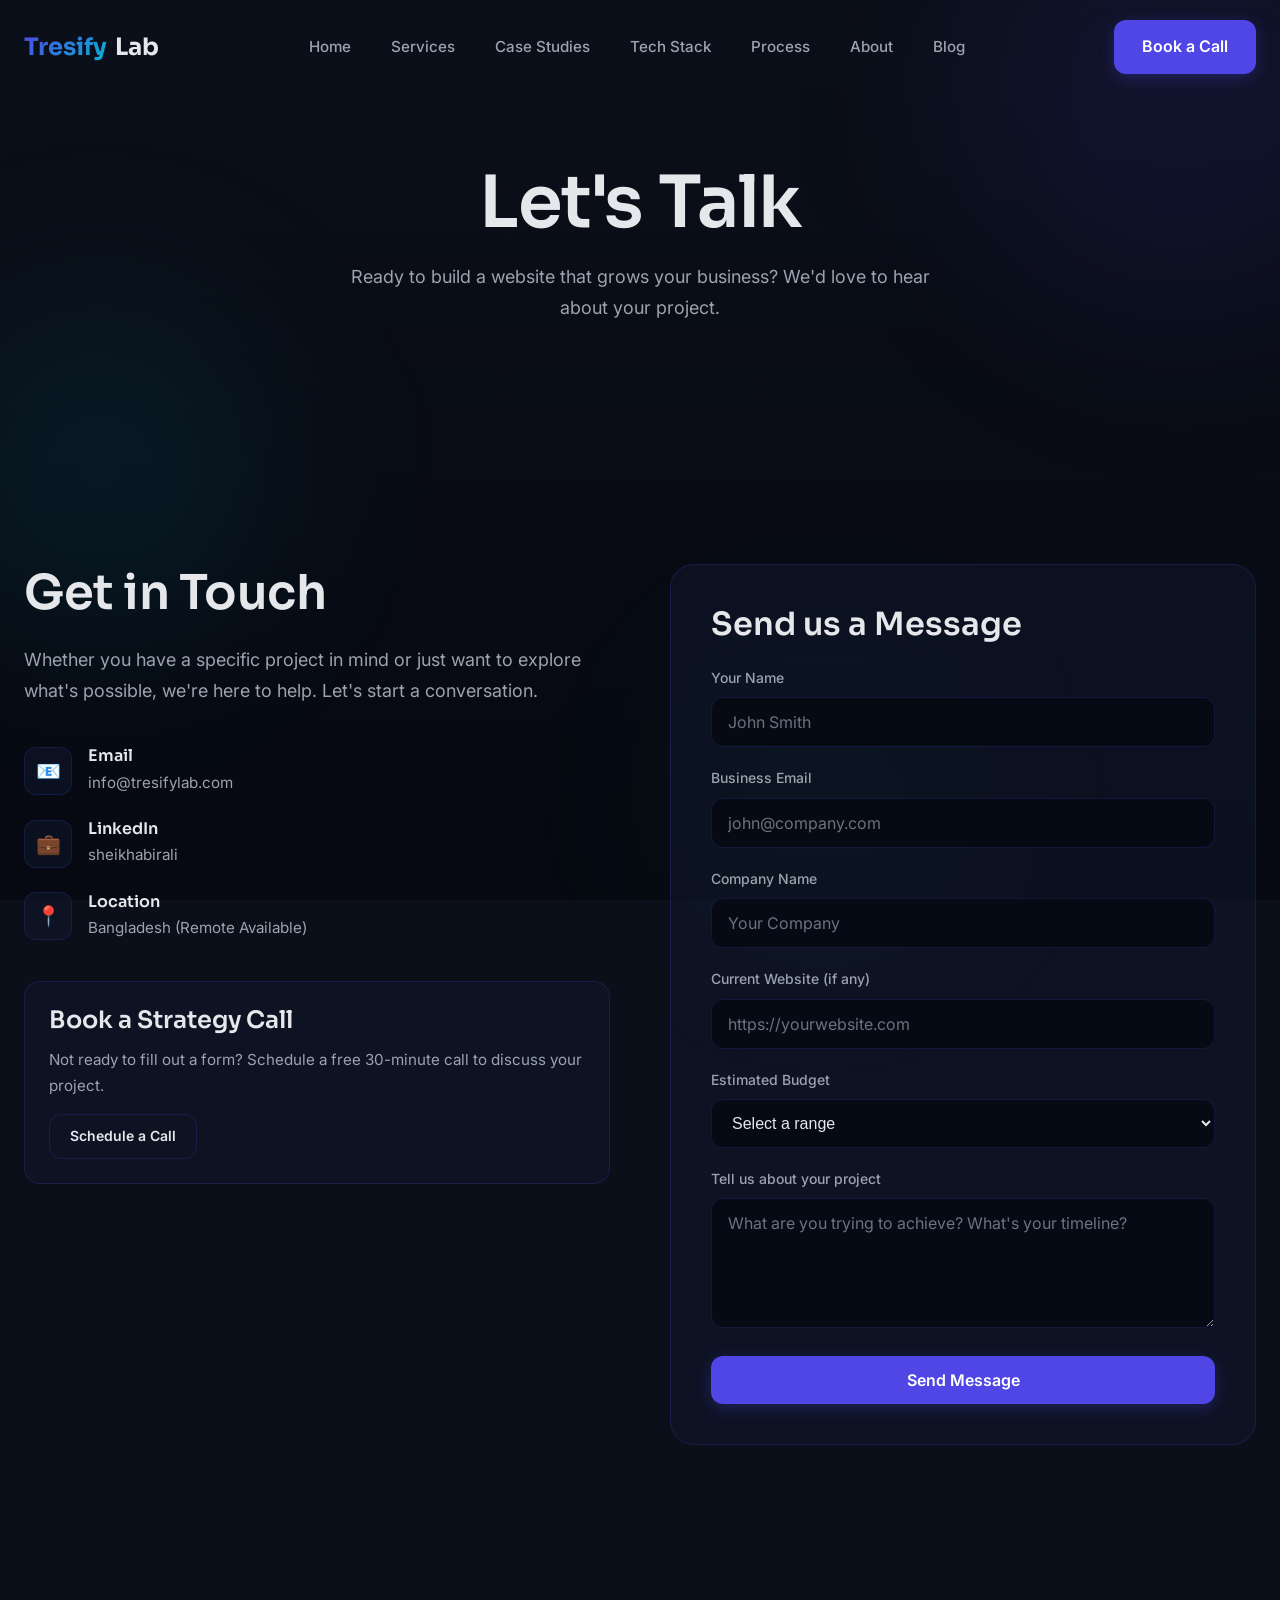
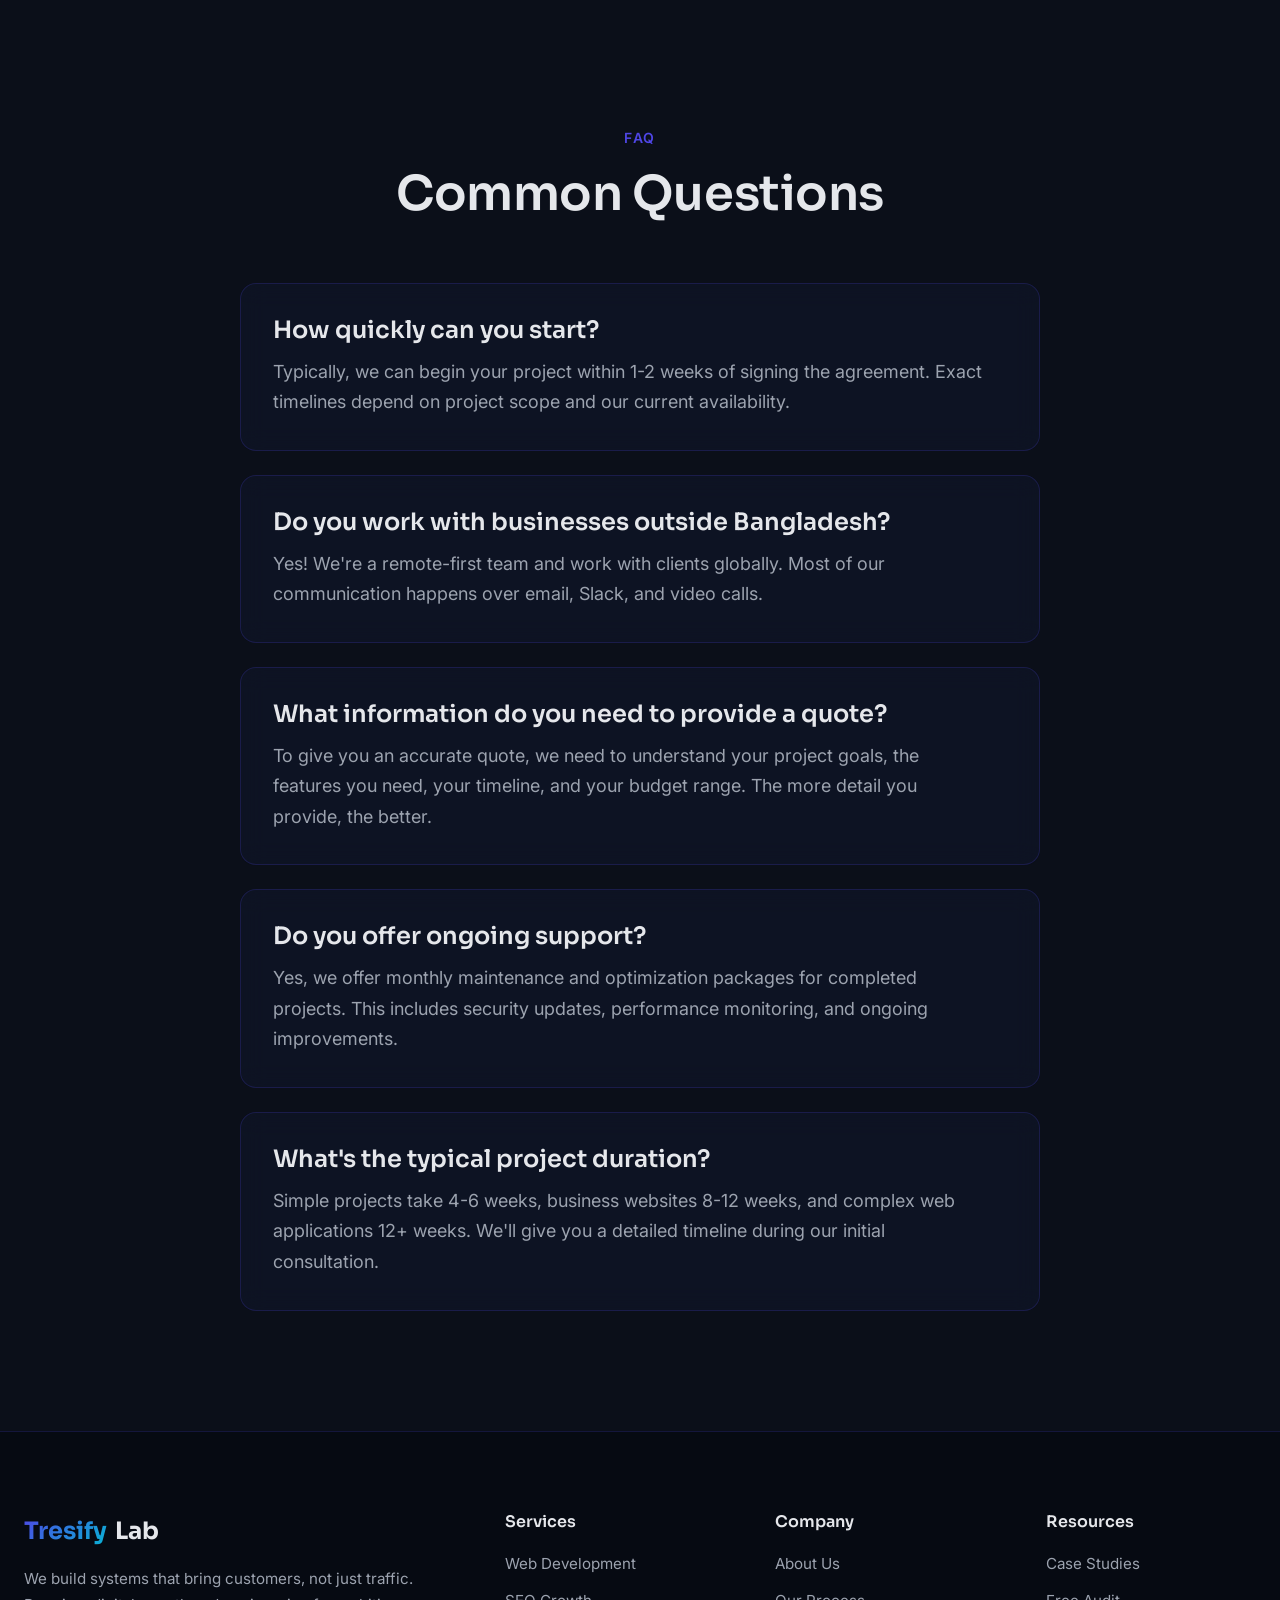
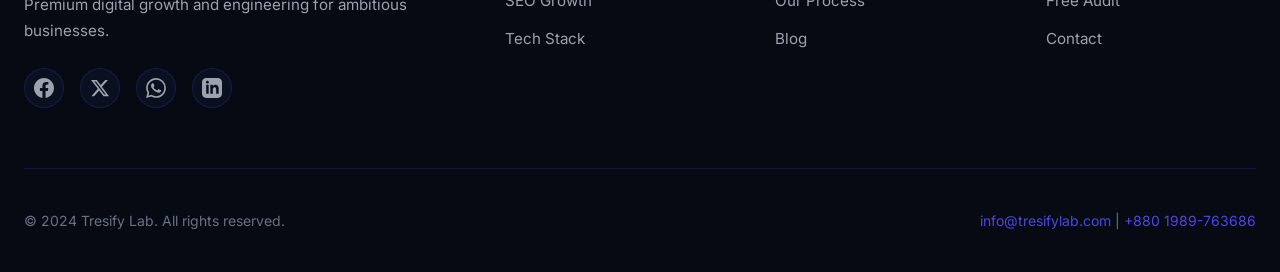
<file: contact.html>
<!DOCTYPE html>
<html lang="en">
<head>
  <meta charset="UTF-8">
  <meta name="viewport" content="width=device-width, initial-scale=1.0">
  <meta name="description" content="Contact Tresify Lab. Let's discuss how we can help you build a website that grows your business.">
  <title>Contact | Tresify Lab</title>
  
  <link rel="preconnect" href="https://fonts.googleapis.com">
  <link rel="preconnect" href="https://fonts.gstatic.com" crossorigin>
  <link href="https://fonts.googleapis.com/css2?family=Inter:wght@400;500;600;700&family=Sora:wght@400;500;600;700&display=swap" rel="stylesheet">
  <link rel="stylesheet" href="css/styles.css">
  <link rel="icon" type="image/svg+xml" href="data:image/svg+xml,<svg xmlns='http://www.w3.org/2000/svg' viewBox='0 0 100 100'><text y='.9em' font-size='90'>🚀</text></svg>">
</head>
<body>
  <div class="orb orb-1"></div>
  <div class="orb orb-2"></div>
  <div class="orb orb-3"></div>

  <!-- Navigation -->
  <nav class="nav">
    <div class="nav-container">
      <a href="index.html" class="nav-logo">
        <span>Tresify</span> Lab
      </a>
      
      <ul class="nav-links">
        <li><a href="index.html">Home</a></li>
        <li><a href="services.html">Services</a></li>
        <li><a href="case-studies.html">Case Studies</a></li>
        <li><a href="tech-stack.html">Tech Stack</a></li>
        <li><a href="process.html">Process</a></li>
        <li><a href="about.html">About</a></li>
        <li><a href="blog.html">Blog</a></li>
      </ul>
      
      <div class="nav-cta">
        <a href="https://calendly.com/tresifylab/let-s-talk" target="_blank" class="btn btn-primary">Book a Call</a>
      </div>
      
      <button class="nav-mobile-toggle" aria-label="Toggle menu">
        <span></span>
        <span></span>
        <span></span>
      </button>
    </div>
  </nav>

  <div class="mobile-menu-overlay"></div>
  <div class="mobile-menu">
    <button class="mobile-menu-close" aria-label="Close menu">&times;</button>
    <ul class="mobile-menu-links">
      <li><a href="index.html">Home</a></li>
      <li><a href="services.html">Services</a></li>
      <li><a href="case-studies.html">Case Studies</a></li>
      <li><a href="tech-stack.html">Tech Stack</a></li>
      <li><a href="process.html">Process</a></li>
      <li><a href="about.html">About</a></li>
      <li><a href="blog.html">Blog</a></li>
      <li><a href="contact.html">Contact</a></li>
    </ul>
  </div>

  <!-- Page Header -->
  <section class="page-header">
    <div class="container">
      <div class="fade-in-up">
        <h1>Let's Talk</h1>
        <p>Ready to build a website that grows your business? We'd love to hear about your project.</p>
      </div>
    </div>
  </section>

  <!-- Contact Content -->
  <section class="section-sm">
    <div class="container">
      <div class="contact-grid">
        <!-- Contact Info -->
        <div class="contact-info fade-in-up">
          <h2>Get in Touch</h2>
          <p>Whether you have a specific project in mind or just want to explore what's possible, we're here to help. Let's start a conversation.</p>
          
          <div class="contact-details">
            <div class="contact-item">
              <div class="contact-icon">📧</div>
              <div class="contact-text">
                <h4>Email</h4>
                <a href="mailto:info@tresifylab.com">info@tresifylab.com</a>
              </div>
            </div>
            
            <div class="contact-item">
              <div class="contact-icon">💼</div>
              <div class="contact-text">
                <h4>LinkedIn</h4>
                <a href="https://www.linkedin.com/in/sheikhabirali" target="_blank">sheikhabirali</a>
              </div>
            </div>
            
            <div class="contact-item">
              <div class="contact-icon">📍</div>
              <div class="contact-text">
                <h4>Location</h4>
                <p>Bangladesh (Remote Available)</p>
              </div>
            </div>
          </div>
          
          <div style="margin-top: 40px; padding: 24px; background: var(--glass-bg); border: 1px solid var(--glass-border); border-radius: var(--radius-lg);">
            <h4 style="margin-bottom: 12px;">Book a Strategy Call</h4>
            <p style="font-size: 0.95rem; color: var(--text-secondary); margin-bottom: 16px;">Not ready to fill out a form? Schedule a free 30-minute call to discuss your project.</p>
            <a href="https://calendly.com" target="_blank" class="btn btn-secondary btn-sm">Schedule a Call</a>
          </div>
        </div>
        
        <!-- Contact Form -->
        <div class="contact-form-wrapper fade-in-up">
          <h3>Send us a Message</h3>
          
          <form action="mailto:info@tresifylab.com?subject=New Contact Form Submission" method="post" enctype="text/plain">
            <div class="form-group">
              <label for="name">Your Name</label>
              <input type="text" id="name" placeholder="John Smith" required>
            </div>
            
            <div class="form-group">
              <label for="email">Business Email</label>
              <input type="email" id="email" placeholder="john@company.com" required>
            </div>
            
            <div class="form-group">
              <label for="company">Company Name</label>
              <input type="text" id="company" placeholder="Your Company">
            </div>
            
            <div class="form-group">
              <label for="website">Current Website (if any)</label>
              <input type="url" id="website" placeholder="https://yourwebsite.com">
            </div>
            
            <div class="form-group">
              <label for="budget">Estimated Budget</label>
              <select id="budget" style="width: 100%; padding: 14px 16px; background: rgba(6, 9, 17, 0.8); border: 1px solid var(--glass-border); border-radius: var(--radius-md); color: var(--text-primary); font-size: 1rem;">
                <option value="" style="color: var(--text-muted);">Select a range</option>
                <option value="small" style="color: var(--text-primary);">$2,000 - $5,000</option>
                <option value="medium" style="color: var(--text-primary);">$5,000 - $15,000</option>
                <option value="large" style="color: var(--text-primary);">$15,000 - $50,000</option>
                <option value="enterprise" style="color: var(--text-primary);">$50,000+</option>
              </select>
            </div>
            
            <div class="form-group">
              <label for="message">Tell us about your project</label>
              <textarea id="message" rows="5" placeholder="What are you trying to achieve? What's your timeline?"></textarea>
            </div>
            
            <button type="submit" class="btn btn-primary" style="width: 100%;">Send Message</button>
          </form>
        </div>
      </div>
    </div>
  </section>

  <!-- FAQ Section -->
  <section class="section">
    <div class="container">
      <div class="section-header">
        <span class="section-label">FAQ</span>
        <h2 class="section-title">Common Questions</h2>
      </div>
      
      <div style="max-width: 800px; margin: 0 auto;">
        <div style="margin-bottom: 24px;" class="card">
          <h4 style="margin-bottom: 12px;">How quickly can you start?</h4>
          <p style="color: var(--text-secondary);">Typically, we can begin your project within 1-2 weeks of signing the agreement. Exact timelines depend on project scope and our current availability.</p>
        </div>
        
        <div style="margin-bottom: 24px;" class="card">
          <h4 style="margin-bottom: 12px;">Do you work with businesses outside Bangladesh?</h4>
          <p style="color: var(--text-secondary);">Yes! We're a remote-first team and work with clients globally. Most of our communication happens over email, Slack, and video calls.</p>
        </div>
        
        <div style="margin-bottom: 24px;" class="card">
          <h4 style="margin-bottom: 12px;">What information do you need to provide a quote?</h4>
          <p style="color: var(--text-secondary);">To give you an accurate quote, we need to understand your project goals, the features you need, your timeline, and your budget range. The more detail you provide, the better.</p>
        </div>
        
        <div style="margin-bottom: 24px;" class="card">
          <h4 style="margin-bottom: 12px;">Do you offer ongoing support?</h4>
          <p style="color: var(--text-secondary);">Yes, we offer monthly maintenance and optimization packages for completed projects. This includes security updates, performance monitoring, and ongoing improvements.</p>
        </div>
        
        <div class="card">
          <h4 style="margin-bottom: 12px;">What's the typical project duration?</h4>
          <p style="color: var(--text-secondary);">Simple projects take 4-6 weeks, business websites 8-12 weeks, and complex web applications 12+ weeks. We'll give you a detailed timeline during our initial consultation.</p>
        </div>
      </div>
    </div>
  </section>

  <!-- Footer -->
  <footer class="footer">
    <div class="container">
      <div class="footer-grid">
        <div class="footer-brand">
          <a href="index.html" class="nav-logo">
            <span>Tresify</span> Lab
          </a>
          <p>We build systems that bring customers, not just traffic. Premium digital growth and engineering for ambitious businesses.</p>
          
          <div class="footer-social">
            <a href="https://www.facebook.com/tresifylab" target="_blank" aria-label="Facebook">
              <svg width="20" height="20" fill="currentColor" viewBox="0 0 24 24">
                <path d="M24 12.073c0-6.627-5.373-12-12-12s-12 5.373-12 12c0 5.99 4.388 10.954 10.125 11.854v-8.385H7.078v-3.47h3.047V9.43c0-3.007 1.792-4.669 4.533-4.669 1.312 0 2.686.235 2.686.235v2.953H15.83c-1.491 0-1.956.925-1.956 1.874v2.25h3.328l-.532 3.47h-2.796v8.385C19.612 23.027 24 18.062 24 12.073z"/>
              </svg>
            </a>
            <a href="https://x.com/tresifylab" target="_blank" aria-label="X">
              <svg width="20" height="20" fill="currentColor" viewBox="0 0 24 24">
                <path d="M18.244 2.25h3.308l-7.227 8.26 8.502 11.24H16.17l-5.214-6.817L4.99 21.75H1.68l7.73-8.835L1.254 2.25H8.08l4.713 6.231zm-1.161 17.52h1.833L7.084 4.126H5.117z"/>
              </svg>
            </a>
            <a href="https://wa.me/+8801989763686" target="_blank" aria-label="WhatsApp">
              <svg width="20" height="20" fill="currentColor" viewBox="0 0 24 24">
                <path d="M17.472 14.382c-.297-.149-1.758-.867-2.03-.967-.273-.099-.471-.148-.67.15-.197.297-.767.966-.94 1.164-.173.199-.347.223-.644.075-.297-.15-1.255-.463-2.39-1.475-.883-.788-1.48-1.761-1.653-2.059-.173-.297-.018-.458.13-.606.134-.133.298-.347.446-.52.149-.174.198-.298.298-.497.099-.198.05-.371-.025-.52-.075-.149-.669-1.612-.916-2.207-.242-.579-.487-.5-.669-.51-.173-.008-.371-.01-.57-.01-.198 0-.52.074-.792.372-.272.297-1.04 1.016-1.04 2.479 0 1.462 1.065 2.875 1.213 3.074.149.198 2.096 3.2 5.077 4.487.709.306 1.262.489 1.694.625.712.227 1.36.195 1.871.118.571-.085 1.758-.719 2.006-1.413.248-.694.248-1.289.173-1.413-.074-.124-.272-.198-.57-.347m-5.421 7.403h-.004a9.87 9.87 0 01-5.031-1.378l-.361-.214-3.741.982.998-3.648-.235-.374a9.86 9.86 0 01-1.51-5.26c.001-5.45 4.436-9.884 9.888-9.884 2.64 0 5.122 1.03 6.988 2.898a9.825 9.825 0 012.893 6.994c-.003 5.45-4.437 9.884-9.885 9.884m8.413-18.297A11.815 11.815 0 0012.05 0C5.495 0 .16 5.335.157 11.892c0 2.096.547 4.142 1.588 5.945L.057 24l6.305-1.654a11.882 11.882 0 005.683 1.448h.005c6.554 0 11.89-5.335 11.893-11.893a11.821 11.821 0 00-3.48-8.413z"/>
              </svg>
            </a>
            <a href="https://www.linkedin.com/company/tresifylab" target="_blank" aria-label="LinkedIn">
              <svg width="20" height="20" fill="currentColor" viewBox="0 0 24 24">
                <path d="M19 0h-14c-2.761 0-5 2.239-5 5v14c0 2.761 2.239 5 5 5h14c2.762 0 5-2.239 5-5v-14c0-2.761-2.238-5-5-5zm-11 19h-3v-11h3v11zm-1.5-12.268c-.966 0-1.75-.79-1.75-1.764s.784-1.764 1.75-1.764 1.75.79 1.75 1.764-.783 1.764-1.75 1.764zm13.5 12.268h-3v-5.604c0-3.368-4-3.113-4 0v5.604h-3v-11h3v1.765c1.396-2.586 7-2.777 7 2.476v6.759z"/>
              </svg>
            </a>
          </div>
        </div>
        
        <div class="footer-column">
          <h4>Services</h4>
          <ul class="footer-links">
            <li><a href="services.html">Web Development</a></li>
            <li><a href="services.html">SEO Growth</a></li>
            <li><a href="tech-stack.html">Tech Stack</a></li>
          </ul>
        </div>
        
        <div class="footer-column">
          <h4>Company</h4>
          <ul class="footer-links">
            <li><a href="about.html">About Us</a></li>
            <li><a href="process.html">Our Process</a></li>
            <li><a href="blog.html">Blog</a></li>
          </ul>
        </div>
        
        <div class="footer-column">
          <h4>Resources</h4>
          <ul class="footer-links">
            <li><a href="case-studies.html">Case Studies</a></li>
            <li><a href="index.html#audit">Free Audit</a></li>
            <li><a href="contact.html">Contact</a></li>
          </ul>
        </div>
      </div>
      
      <div class="footer-bottom">
        <p>&copy; 2024 Tresify Lab. All rights reserved.</p>
        <p><a href="mailto:info@tresifylab.com">info@tresifylab.com</a> | <a href="tel:+8801989763686">+880 1989-763686</a></p>
      </div>
    </div>
  </footer>

  <script src="js/main.js"></script>
</body>
</html>
</file>
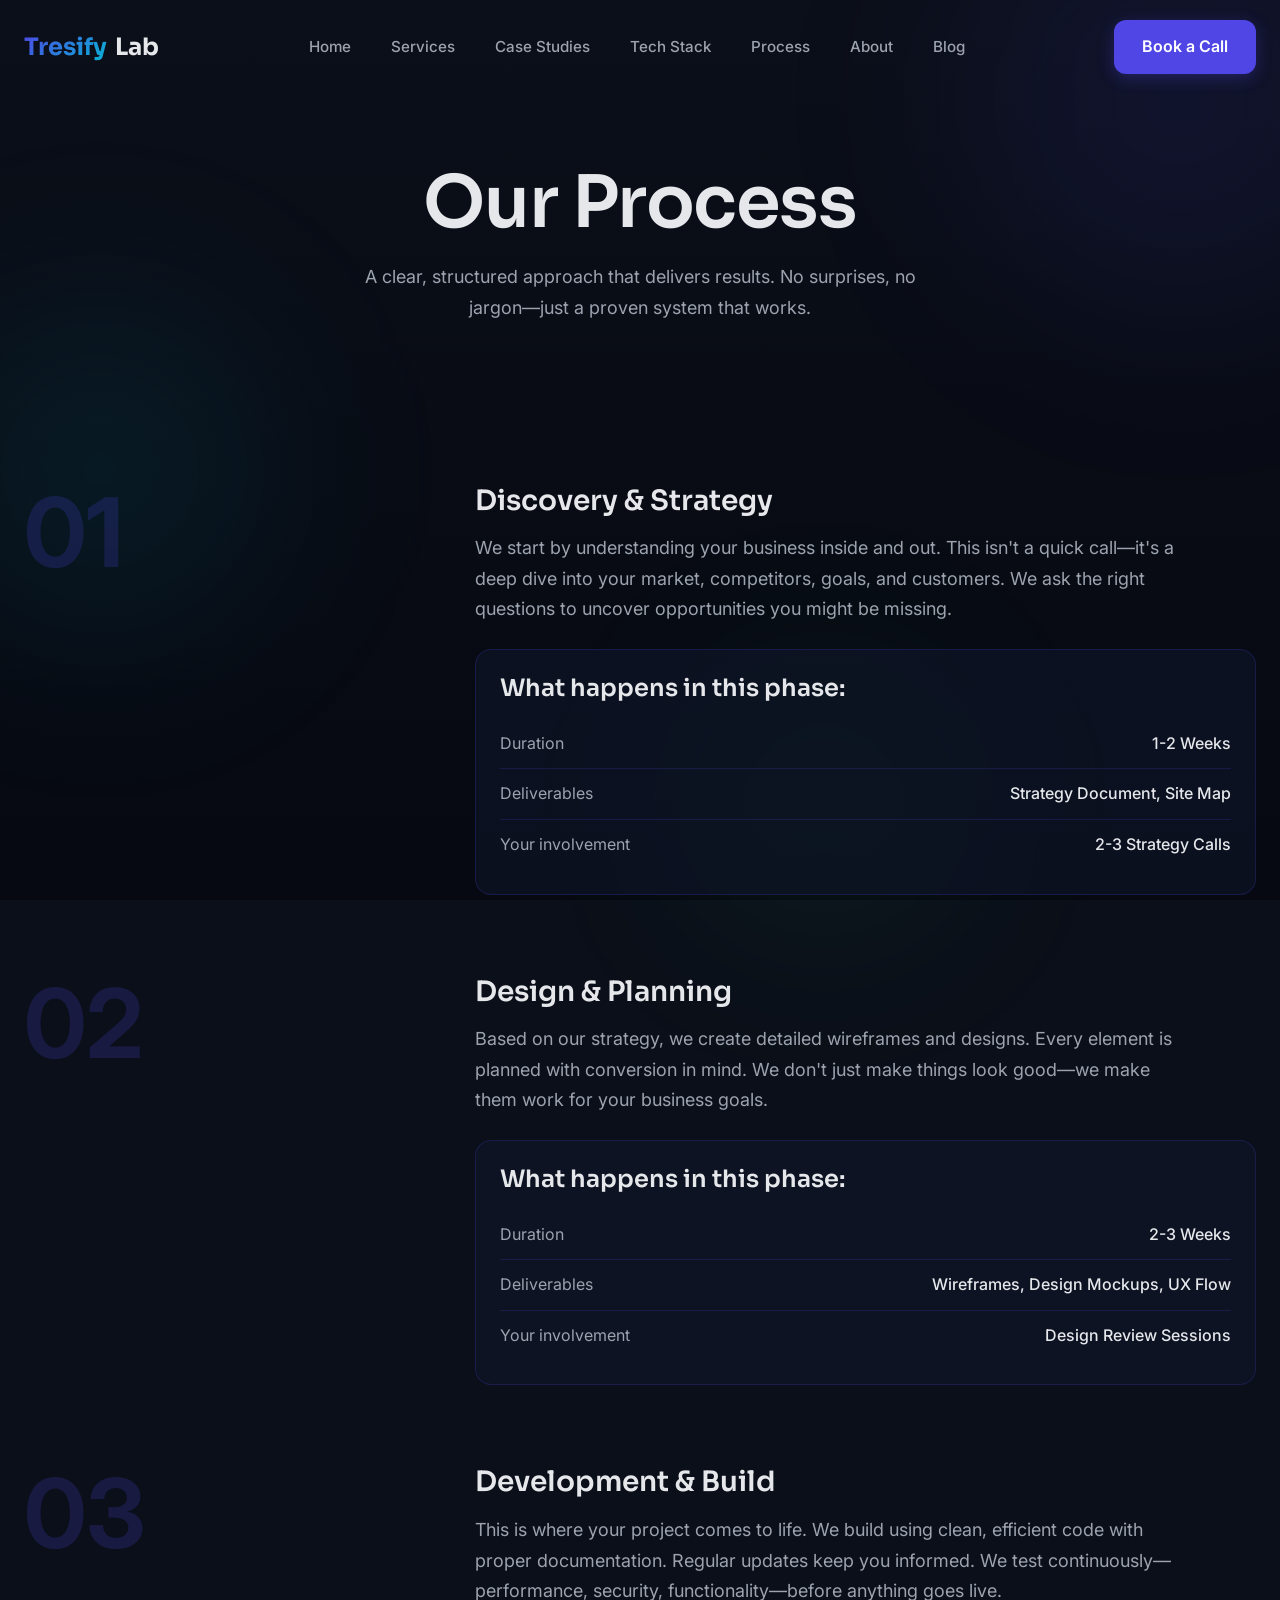
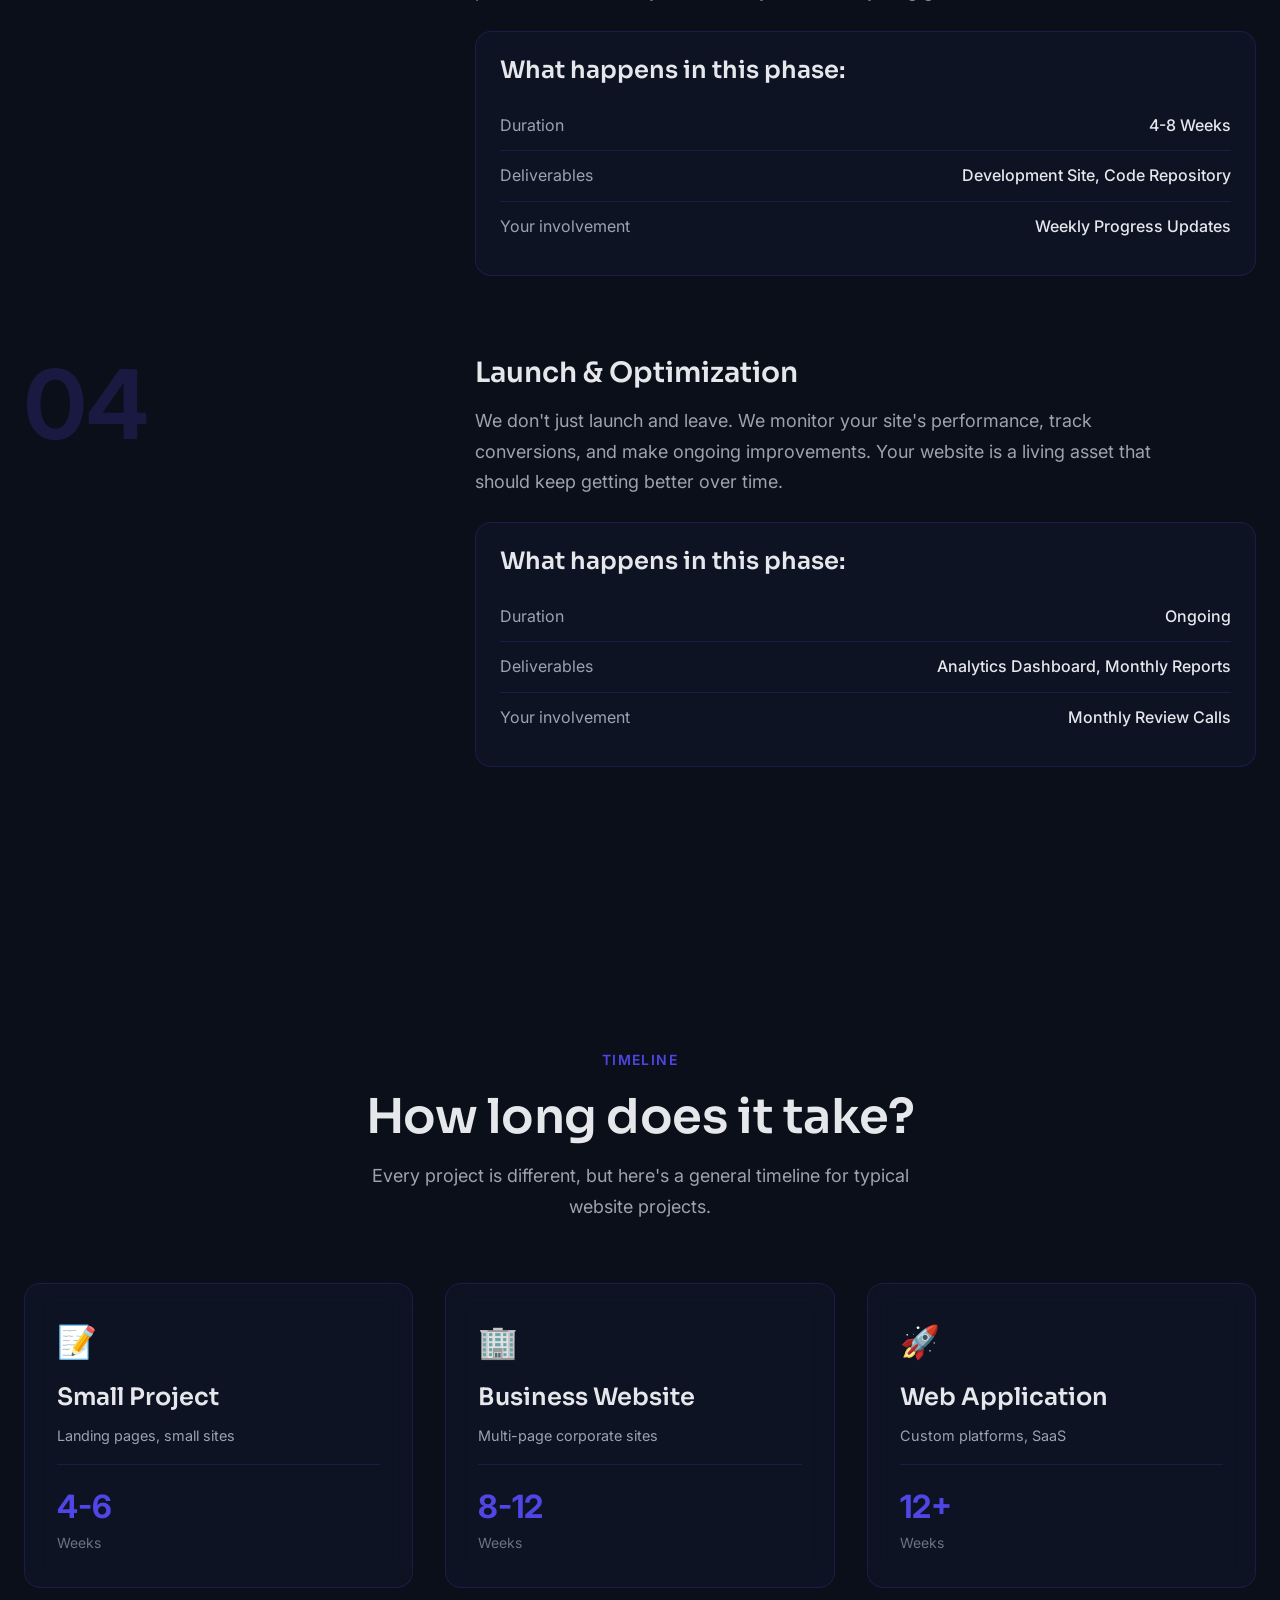
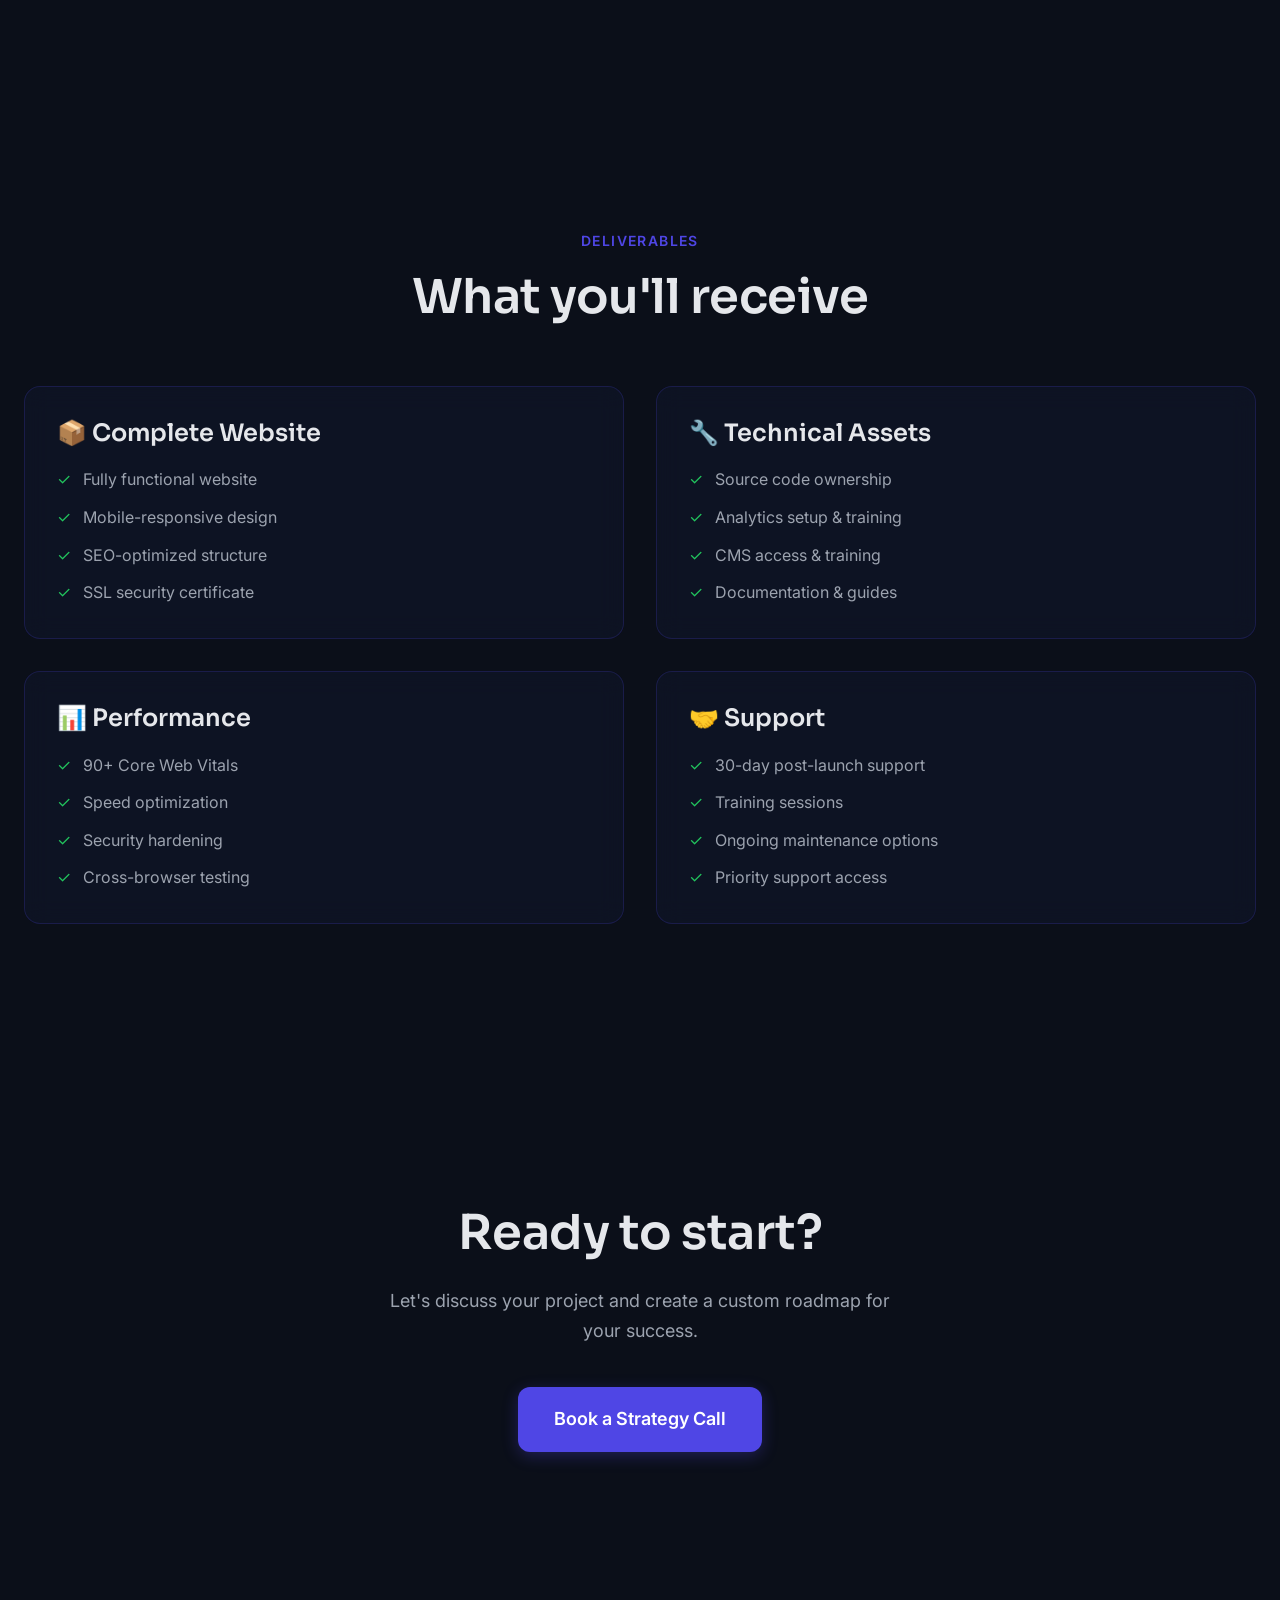
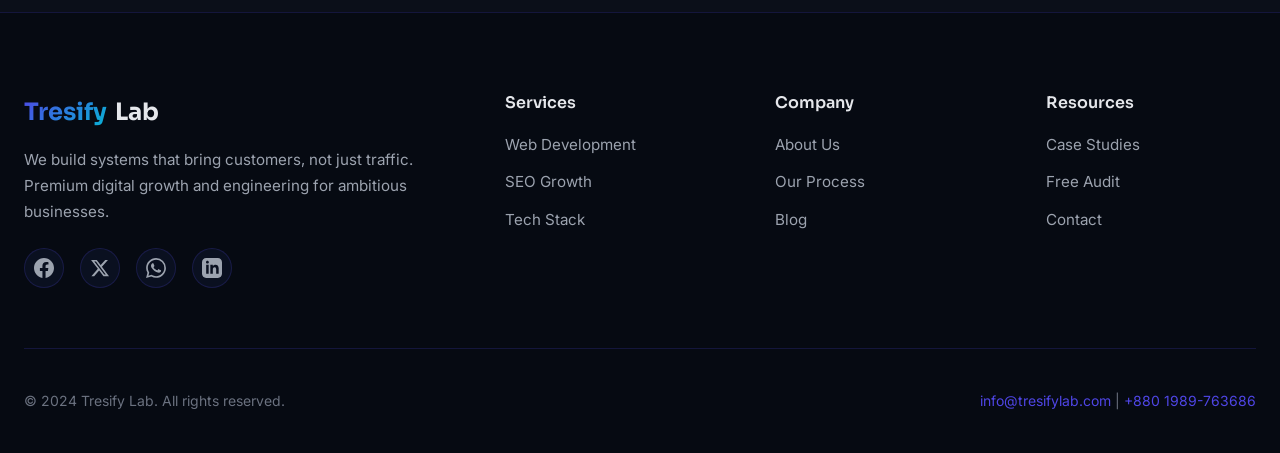
<file: process.html>
<!DOCTYPE html>
<html lang="en">
<head>
  <meta charset="UTF-8">
  <meta name="viewport" content="width=device-width, initial-scale=1.0">
  <meta name="description" content="Our process at Tresify Lab. Learn how we approach web development projects from discovery to growth optimization.">
  <title>Our Process | Tresify Lab</title>
  
  <link rel="preconnect" href="https://fonts.googleapis.com">
  <link rel="preconnect" href="https://fonts.gstatic.com" crossorigin>
  <link href="https://fonts.googleapis.com/css2?family=Inter:wght@400;500;600;700&family=Sora:wght@400;500;600;700&display=swap" rel="stylesheet">
  <link rel="stylesheet" href="css/styles.css">
  <link rel="icon" type="image/svg+xml" href="data:image/svg+xml,<svg xmlns='http://www.w3.org/2000/svg' viewBox='0 0 100 100'><text y='.9em' font-size='90'>🚀</text></svg>">
</head>
<body>
  <div class="orb orb-1"></div>
  <div class="orb orb-2"></div>
  <div class="orb orb-3"></div>

  <!-- Navigation -->
  <nav class="nav">
    <div class="nav-container">
      <a href="index.html" class="nav-logo">
        <span>Tresify</span> Lab
      </a>
      
      <ul class="nav-links">
        <li><a href="index.html">Home</a></li>
        <li><a href="services.html">Services</a></li>
        <li><a href="case-studies.html">Case Studies</a></li>
        <li><a href="tech-stack.html">Tech Stack</a></li>
        <li><a href="process.html" class="active">Process</a></li>
        <li><a href="about.html">About</a></li>
        <li><a href="blog.html">Blog</a></li>
      </ul>
      
      <div class="nav-cta">
        <a href="https://calendly.com/tresifylab/let-s-talk" target="_blank" class="btn btn-primary">Book a Call</a>
      </div>
      
      <button class="nav-mobile-toggle" aria-label="Toggle menu">
        <span></span>
        <span></span>
        <span></span>
      </button>
    </div>
  </nav>

  <div class="mobile-menu-overlay"></div>
  <div class="mobile-menu">
    <button class="mobile-menu-close" aria-label="Close menu">&times;</button>
    <ul class="mobile-menu-links">
      <li><a href="index.html">Home</a></li>
      <li><a href="services.html">Services</a></li>
      <li><a href="case-studies.html">Case Studies</a></li>
      <li><a href="tech-stack.html">Tech Stack</a></li>
      <li><a href="process.html">Process</a></li>
      <li><a href="about.html">About</a></li>
      <li><a href="blog.html">Blog</a></li>
      <li><a href="contact.html">Contact</a></li>
    </ul>
  </div>

  <!-- Page Header -->
  <section class="page-header">
    <div class="container">
      <div class="fade-in-up">
        <h1>Our Process</h1>
        <p>A clear, structured approach that delivers results. No surprises, no jargon—just a proven system that works.</p>
      </div>
    </div>
  </section>

  <!-- Process Steps -->
  <section class="process-detail section-sm">
    <div class="container">
      <!-- Step 1 -->
      <div class="process-step-detail">
        <div class="process-step-number fade-in-up">01</div>
        <div class="process-step-content fade-in-up">
          <h3>Discovery & Strategy</h3>
          <p>We start by understanding your business inside and out. This isn't a quick call—it's a deep dive into your market, competitors, goals, and customers. We ask the right questions to uncover opportunities you might be missing.</p>
          
          <div class="process-timeline-info">
            <h4 style="margin-bottom: 16px; color: var(--text-primary);">What happens in this phase:</h4>
            <div class="timeline-item">
              <span class="timeline-label">Duration</span>
              <span class="timeline-value">1-2 Weeks</span>
            </div>
            <div class="timeline-item">
              <span class="timeline-label">Deliverables</span>
              <span class="timeline-value">Strategy Document, Site Map</span>
            </div>
            <div class="timeline-item">
              <span class="timeline-label">Your involvement</span>
              <span class="timeline-value">2-3 Strategy Calls</span>
            </div>
          </div>
        </div>
      </div>

      <!-- Step 2 -->
      <div class="process-step-detail">
        <div class="process-step-number fade-in-up">02</div>
        <div class="process-step-content fade-in-up">
          <h3>Design & Planning</h3>
          <p>Based on our strategy, we create detailed wireframes and designs. Every element is planned with conversion in mind. We don't just make things look good—we make them work for your business goals.</p>
          
          <div class="process-timeline-info">
            <h4 style="margin-bottom: 16px; color: var(--text-primary);">What happens in this phase:</h4>
            <div class="timeline-item">
              <span class="timeline-label">Duration</span>
              <span class="timeline-value">2-3 Weeks</span>
            </div>
            <div class="timeline-item">
              <span class="timeline-label">Deliverables</span>
              <span class="timeline-value">Wireframes, Design Mockups, UX Flow</span>
            </div>
            <div class="timeline-item">
              <span class="timeline-label">Your involvement</span>
              <span class="timeline-value">Design Review Sessions</span>
            </div>
          </div>
        </div>
      </div>

      <!-- Step 3 -->
      <div class="process-step-detail">
        <div class="process-step-number fade-in-up">03</div>
        <div class="process-step-content fade-in-up">
          <h3>Development & Build</h3>
          <p>This is where your project comes to life. We build using clean, efficient code with proper documentation. Regular updates keep you informed. We test continuously—performance, security, functionality—before anything goes live.</p>
          
          <div class="process-timeline-info">
            <h4 style="margin-bottom: 16px; color: var(--text-primary);">What happens in this phase:</h4>
            <div class="timeline-item">
              <span class="timeline-label">Duration</span>
              <span class="timeline-value">4-8 Weeks</span>
            </div>
            <div class="timeline-item">
              <span class="timeline-label">Deliverables</span>
              <span class="timeline-value">Development Site, Code Repository</span>
            </div>
            <div class="timeline-item">
              <span class="timeline-label">Your involvement</span>
              <span class="timeline-value">Weekly Progress Updates</span>
            </div>
          </div>
        </div>
      </div>

      <!-- Step 4 -->
      <div class="process-step-detail">
        <div class="process-step-number fade-in-up">04</div>
        <div class="process-step-content fade-in-up">
          <h3>Launch & Optimization</h3>
          <p>We don't just launch and leave. We monitor your site's performance, track conversions, and make ongoing improvements. Your website is a living asset that should keep getting better over time.</p>
          
          <div class="process-timeline-info">
            <h4 style="margin-bottom: 16px; color: var(--text-primary);">What happens in this phase:</h4>
            <div class="timeline-item">
              <span class="timeline-label">Duration</span>
              <span class="timeline-value">Ongoing</span>
            </div>
            <div class="timeline-item">
              <span class="timeline-label">Deliverables</span>
              <span class="timeline-value">Analytics Dashboard, Monthly Reports</span>
            </div>
            <div class="timeline-item">
              <span class="timeline-label">Your involvement</span>
              <span class="timeline-value">Monthly Review Calls</span>
            </div>
          </div>
        </div>
      </div>
    </div>
  </section>

  <!-- Timeline Overview -->
  <section class="section">
    <div class="container">
      <div class="section-header">
        <span class="section-label">Timeline</span>
        <h2 class="section-title">How long does it take?</h2>
        <p>Every project is different, but here's a general timeline for typical website projects.</p>
      </div>
      
      <div class="grid grid-3 stagger">
        <div class="card fade-in-up">
          <div style="font-size: 2rem; margin-bottom: 16px;">📝</div>
          <h4>Small Project</h4>
          <p style="margin-top: 12px; font-size: 0.9rem; color: var(--text-secondary);">Landing pages, small sites</p>
          <div style="margin-top: 16px; padding-top: 16px; border-top: 1px solid var(--glass-border);">
            <div style="font-size: 2rem; font-weight: 700; color: var(--primary);">4-6</div>
            <div style="font-size: 0.875rem; color: var(--text-muted);">Weeks</div>
          </div>
        </div>
        
        <div class="card fade-in-up">
          <div style="font-size: 2rem; margin-bottom: 16px;">🏢</div>
          <h4>Business Website</h4>
          <p style="margin-top: 12px; font-size: 0.9rem; color: var(--text-secondary);">Multi-page corporate sites</p>
          <div style="margin-top: 16px; padding-top: 16px; border-top: 1px solid var(--glass-border);">
            <div style="font-size: 2rem; font-weight: 700; color: var(--primary);">8-12</div>
            <div style="font-size: 0.875rem; color: var(--text-muted);">Weeks</div>
          </div>
        </div>
        
        <div class="card fade-in-up">
          <div style="font-size: 2rem; margin-bottom: 16px;">🚀</div>
          <h4>Web Application</h4>
          <p style="margin-top: 12px; font-size: 0.9rem; color: var(--text-secondary);">Custom platforms, SaaS</p>
          <div style="margin-top: 16px; padding-top: 16px; border-top: 1px solid var(--glass-border);">
            <div style="font-size: 2rem; font-weight: 700; color: var(--primary);">12+</div>
            <div style="font-size: 0.875rem; color: var(--text-muted);">Weeks</div>
          </div>
        </div>
      </div>
    </div>
  </section>

  <!-- What You Get -->
  <section class="section">
    <div class="container">
      <div class="section-header">
        <span class="section-label">Deliverables</span>
        <h2 class="section-title">What you'll receive</h2>
      </div>
      
      <div class="grid grid-2 stagger">
        <div class="card fade-in-up">
          <h4 style="margin-bottom: 20px;">📦 Complete Website</h4>
          <ul style="list-style: none; display: flex; flex-direction: column; gap: 12px;">
            <li style="display: flex; align-items: center; gap: 12px; color: var(--text-secondary);">
              <span style="color: var(--accent-green);">✓</span> Fully functional website
            </li>
            <li style="display: flex; align-items: center; gap: 12px; color: var(--text-secondary);">
              <span style="color: var(--accent-green);">✓</span> Mobile-responsive design
            </li>
            <li style="display: flex; align-items: center; gap: 12px; color: var(--text-secondary);">
              <span style="color: var(--accent-green);">✓</span> SEO-optimized structure
            </li>
            <li style="display: flex; align-items: center; gap: 12px; color: var(--text-secondary);">
              <span style="color: var(--accent-green);">✓</span> SSL security certificate
            </li>
          </ul>
        </div>
        
        <div class="card fade-in-up">
          <h4 style="margin-bottom: 20px;">🔧 Technical Assets</h4>
          <ul style="list-style: none; display: flex; flex-direction: column; gap: 12px;">
            <li style="display: flex; align-items: center; gap: 12px; color: var(--text-secondary);">
              <span style="color: var(--accent-green);">✓</span> Source code ownership
            </li>
            <li style="display: flex; align-items: center; gap: 12px; color: var(--text-secondary);">
              <span style="color: var(--accent-green);">✓</span> Analytics setup & training
            </li>
            <li style="display: flex; align-items: center; gap: 12px; color: var(--text-secondary);">
              <span style="color: var(--accent-green);">✓</span> CMS access & training
            </li>
            <li style="display: flex; align-items: center; gap: 12px; color: var(--text-secondary);">
              <span style="color: var(--accent-green);">✓</span> Documentation & guides
            </li>
          </ul>
        </div>
        
        <div class="card fade-in-up">
          <h4 style="margin-bottom: 20px;">📊 Performance</h4>
          <ul style="list-style: none; display: flex; flex-direction: column; gap: 12px;">
            <li style="display: flex; align-items: center; gap: 12px; color: var(--text-secondary);">
              <span style="color: var(--accent-green);">✓</span> 90+ Core Web Vitals
            </li>
            <li style="display: flex; align-items: center; gap: 12px; color: var(--text-secondary);">
              <span style="color: var(--accent-green);">✓</span> Speed optimization
            </li>
            <li style="display: flex; align-items: center; gap: 12px; color: var(--text-secondary);">
              <span style="color: var(--accent-green);">✓</span> Security hardening
            </li>
            <li style="display: flex; align-items: center; gap: 12px; color: var(--text-secondary);">
              <span style="color: var(--accent-green);">✓</span> Cross-browser testing
            </li>
          </ul>
        </div>
        
        <div class="card fade-in-up">
          <h4 style="margin-bottom: 20px;">🤝 Support</h4>
          <ul style="list-style: none; display: flex; flex-direction: column; gap: 12px;">
            <li style="display: flex; align-items: center; gap: 12px; color: var(--text-secondary);">
              <span style="color: var(--accent-green);">✓</span> 30-day post-launch support
            </li>
            <li style="display: flex; align-items: center; gap: 12px; color: var(--text-secondary);">
              <span style="color: var(--accent-green);">✓</span> Training sessions
            </li>
            <li style="display: flex; align-items: center; gap: 12px; color: var(--text-secondary);">
              <span style="color: var(--accent-green);">✓</span> Ongoing maintenance options
            </li>
            <li style="display: flex; align-items: center; gap: 12px; color: var(--text-secondary);">
              <span style="color: var(--accent-green);">✓</span> Priority support access
            </li>
          </ul>
        </div>
      </div>
    </div>
  </section>

  <!-- CTA Section -->
  <section class="cta-section section">
    <div class="container">
      <div class="fade-in-up">
        <h2>Ready to start?</h2>
        <p>Let's discuss your project and create a custom roadmap for your success.</p>
        <a href="contact.html" class="btn btn-primary btn-large">Book a Strategy Call</a>
      </div>
    </div>
  </section>

  <!-- Footer -->
  <footer class="footer">
    <div class="container">
      <div class="footer-grid">
        <div class="footer-brand">
          <a href="index.html" class="nav-logo">
            <span>Tresify</span> Lab
          </a>
          <p>We build systems that bring customers, not just traffic. Premium digital growth and engineering for ambitious businesses.</p>
          
          <div class="footer-social">
            <a href="https://www.facebook.com/tresifylab" target="_blank" aria-label="Facebook">
              <svg width="20" height="20" fill="currentColor" viewBox="0 0 24 24">
                <path d="M24 12.073c0-6.627-5.373-12-12-12s-12 5.373-12 12c0 5.99 4.388 10.954 10.125 11.854v-8.385H7.078v-3.47h3.047V9.43c0-3.007 1.792-4.669 4.533-4.669 1.312 0 2.686.235 2.686.235v2.953H15.83c-1.491 0-1.956.925-1.956 1.874v2.25h3.328l-.532 3.47h-2.796v8.385C19.612 23.027 24 18.062 24 12.073z"/>
              </svg>
            </a>
            <a href="https://x.com/tresifylab" target="_blank" aria-label="X">
              <svg width="20" height="20" fill="currentColor" viewBox="0 0 24 24">
                <path d="M18.244 2.25h3.308l-7.227 8.26 8.502 11.24H16.17l-5.214-6.817L4.99 21.75H1.68l7.73-8.835L1.254 2.25H8.08l4.713 6.231zm-1.161 17.52h1.833L7.084 4.126H5.117z"/>
              </svg>
            </a>
            <a href="https://wa.me/+8801989763686" target="_blank" aria-label="WhatsApp">
              <svg width="20" height="20" fill="currentColor" viewBox="0 0 24 24">
                <path d="M17.472 14.382c-.297-.149-1.758-.867-2.03-.967-.273-.099-.471-.148-.67.15-.197.297-.767.966-.94 1.164-.173.199-.347.223-.644.075-.297-.15-1.255-.463-2.39-1.475-.883-.788-1.48-1.761-1.653-2.059-.173-.297-.018-.458.13-.606.134-.133.298-.347.446-.52.149-.174.198-.298.298-.497.099-.198.05-.371-.025-.52-.075-.149-.669-1.612-.916-2.207-.242-.579-.487-.5-.669-.51-.173-.008-.371-.01-.57-.01-.198 0-.52.074-.792.372-.272.297-1.04 1.016-1.04 2.479 0 1.462 1.065 2.875 1.213 3.074.149.198 2.096 3.2 5.077 4.487.709.306 1.262.489 1.694.625.712.227 1.36.195 1.871.118.571-.085 1.758-.719 2.006-1.413.248-.694.248-1.289.173-1.413-.074-.124-.272-.198-.57-.347m-5.421 7.403h-.004a9.87 9.87 0 01-5.031-1.378l-.361-.214-3.741.982.998-3.648-.235-.374a9.86 9.86 0 01-1.51-5.26c.001-5.45 4.436-9.884 9.888-9.884 2.64 0 5.122 1.03 6.988 2.898a9.825 9.825 0 012.893 6.994c-.003 5.45-4.437 9.884-9.885 9.884m8.413-18.297A11.815 11.815 0 0012.05 0C5.495 0 .16 5.335.157 11.892c0 2.096.547 4.142 1.588 5.945L.057 24l6.305-1.654a11.882 11.882 0 005.683 1.448h.005c6.554 0 11.89-5.335 11.893-11.893a11.821 11.821 0 00-3.48-8.413z"/>
              </svg>
            </a>
            <a href="https://www.linkedin.com/company/tresifylab" target="_blank" aria-label="LinkedIn">
              <svg width="20" height="20" fill="currentColor" viewBox="0 0 24 24">
                <path d="M19 0h-14c-2.761 0-5 2.239-5 5v14c0 2.761 2.239 5 5 5h14c2.762 0 5-2.239 5-5v-14c0-2.761-2.238-5-5-5zm-11 19h-3v-11h3v11zm-1.5-12.268c-.966 0-1.75-.79-1.75-1.764s.784-1.764 1.75-1.764 1.75.79 1.75 1.764-.783 1.764-1.75 1.764zm13.5 12.268h-3v-5.604c0-3.368-4-3.113-4 0v5.604h-3v-11h3v1.765c1.396-2.586 7-2.777 7 2.476v6.759z"/>
              </svg>
            </a>
          </div>
        </div>
        
        <div class="footer-column">
          <h4>Services</h4>
          <ul class="footer-links">
            <li><a href="services.html">Web Development</a></li>
            <li><a href="services.html">SEO Growth</a></li>
            <li><a href="tech-stack.html">Tech Stack</a></li>
          </ul>
        </div>
        
        <div class="footer-column">
          <h4>Company</h4>
          <ul class="footer-links">
            <li><a href="about.html">About Us</a></li>
            <li><a href="process.html">Our Process</a></li>
            <li><a href="blog.html">Blog</a></li>
          </ul>
        </div>
        
        <div class="footer-column">
          <h4>Resources</h4>
          <ul class="footer-links">
            <li><a href="case-studies.html">Case Studies</a></li>
            <li><a href="index.html#audit">Free Audit</a></li>
            <li><a href="contact.html">Contact</a></li>
          </ul>
        </div>
      </div>
      
      <div class="footer-bottom">
        <p>&copy; 2024 Tresify Lab. All rights reserved.</p>
        <p><a href="mailto:info@tresifylab.com">info@tresifylab.com</a> | <a href="tel:+8801989763686">+880 1989-763686</a></p>
      </div>
    </div>
  </footer>

  <script src="js/main.js"></script>
</body>
</html>
</file>
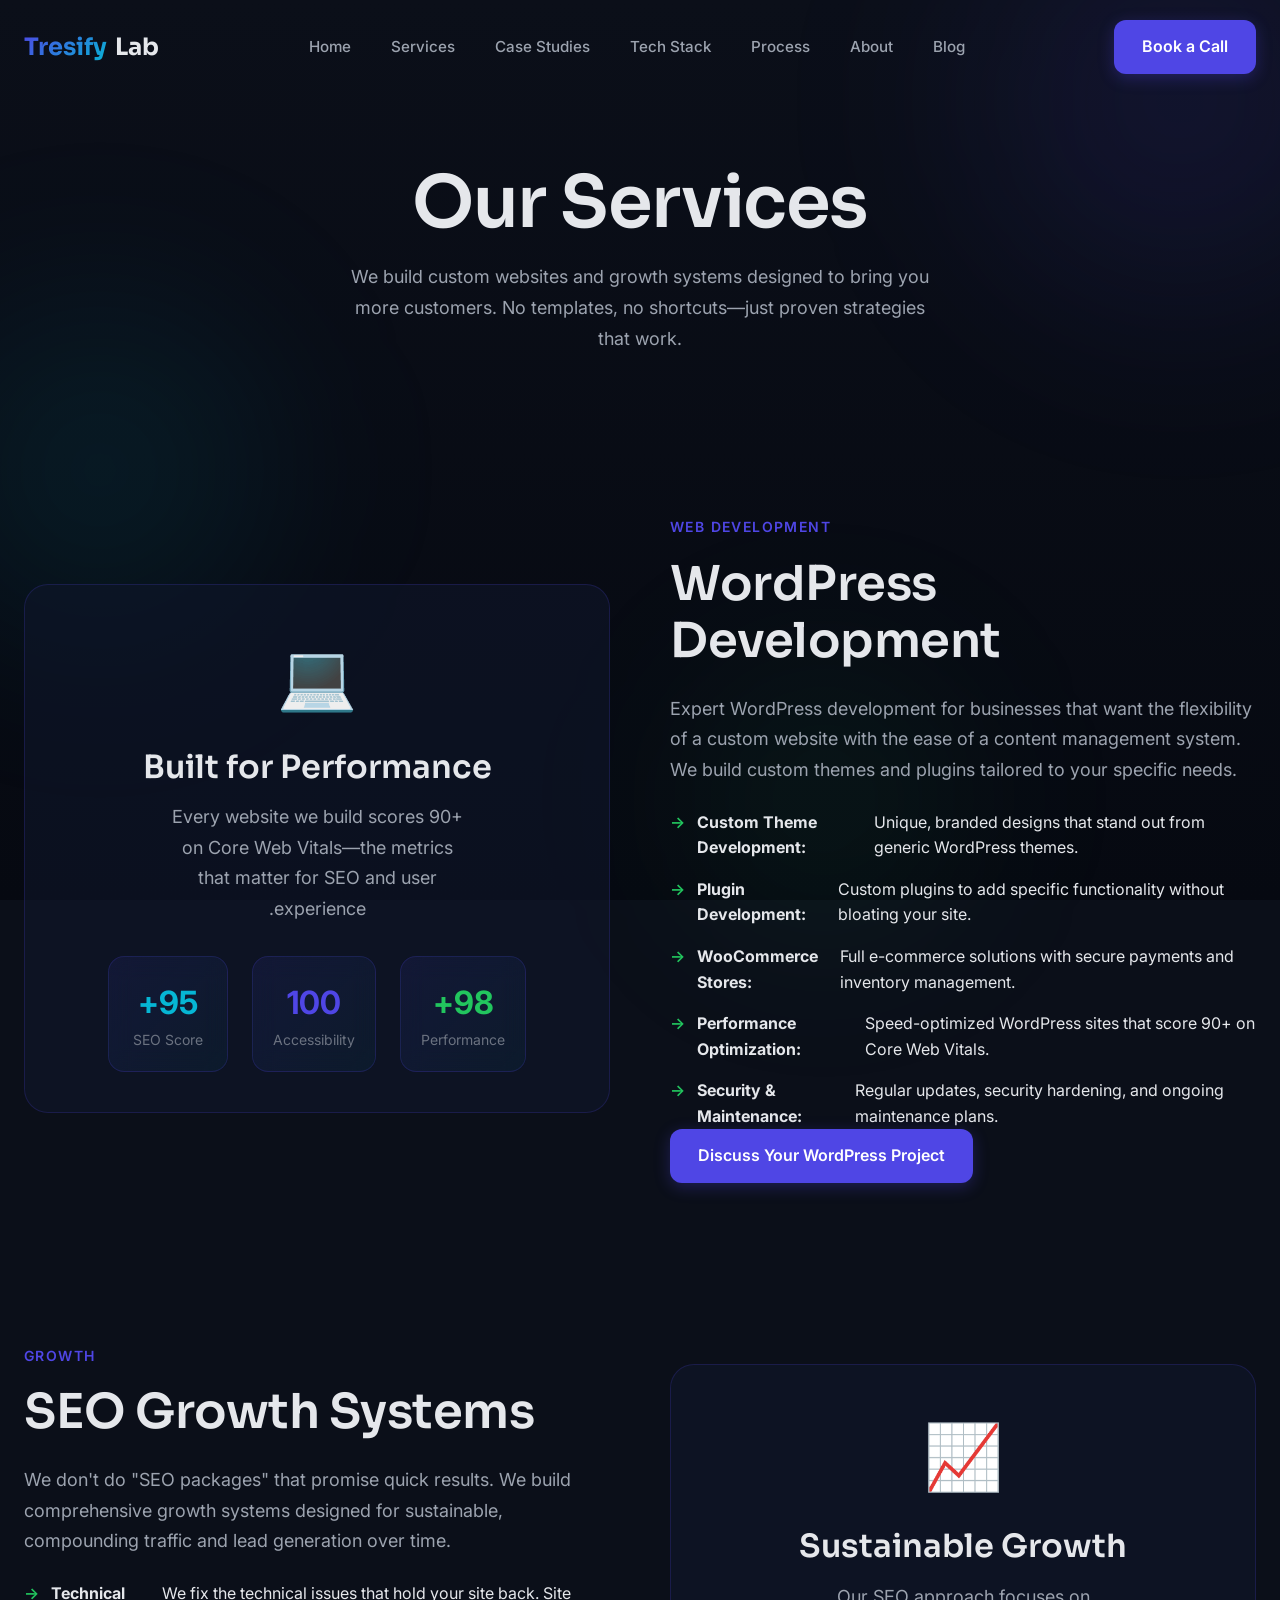
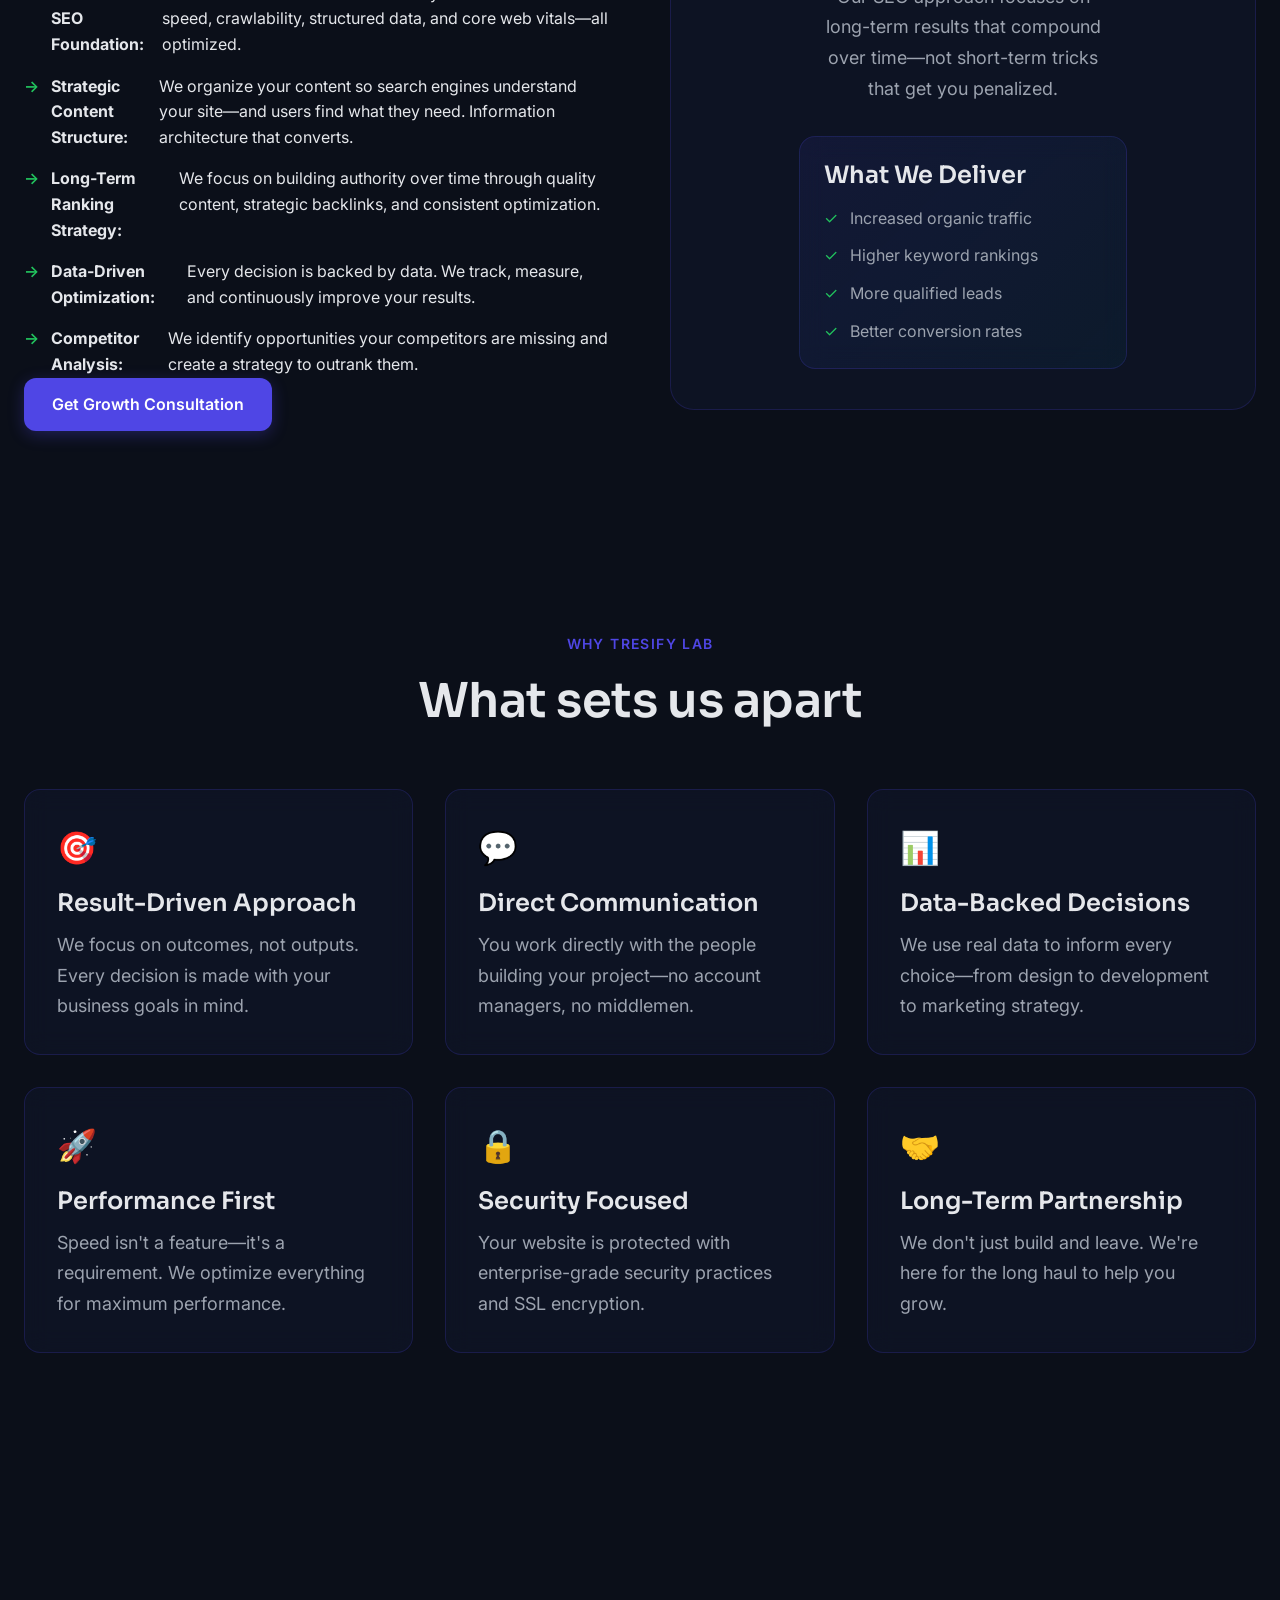
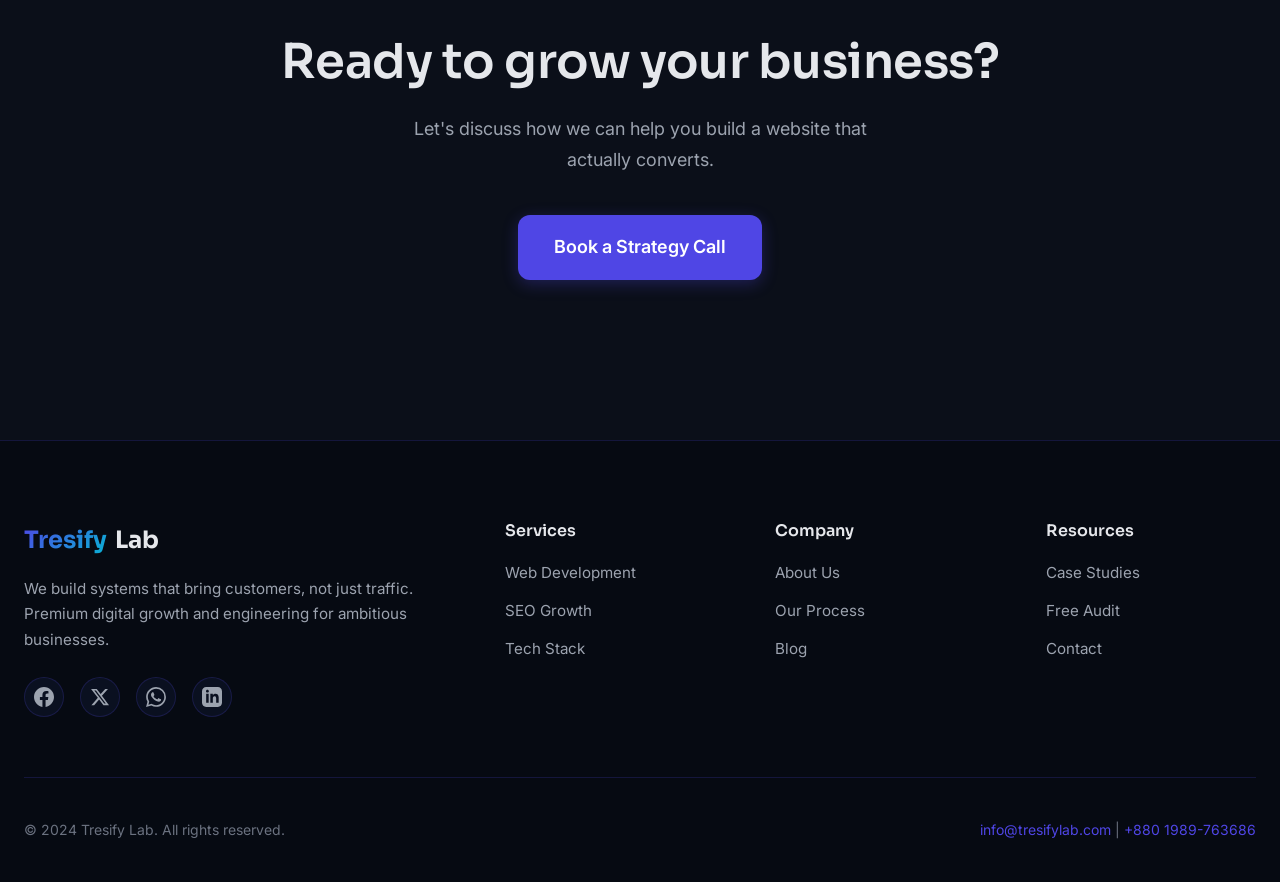
<file: services.html>
<!DOCTYPE html>
<html lang="en">
<head>
  <meta charset="UTF-8">
  <meta name="viewport" content="width=device-width, initial-scale=1.0">
  <meta name="description" content="Expert web development and SEO growth services. Tresify Lab builds custom websites and growth systems for ambitious businesses.">
  <title>Services | Tresify Lab</title>
  
  <link rel="preconnect" href="https://fonts.googleapis.com">
  <link rel="preconnect" href="https://fonts.gstatic.com" crossorigin>
  <link href="https://fonts.googleapis.com/css2?family=Inter:wght@400;500;600;700&family=Sora:wght@400;500;600;700&display=swap" rel="stylesheet">
  <link rel="stylesheet" href="css/styles.css">
  <link rel="icon" type="image/svg+xml" href="data:image/svg+xml,<svg xmlns='http://www.w3.org/2000/svg' viewBox='0 0 100 100'><text y='.9em' font-size='90'>🚀</text></svg>">
</head>
<body>
  <!-- Floating Gradient Orbs -->
  <div class="orb orb-1"></div>
  <div class="orb orb-2"></div>
  <div class="orb orb-3"></div>

  <!-- Navigation -->
  <nav class="nav">
    <div class="nav-container">
      <a href="index.html" class="nav-logo">
        <span>Tresify</span> Lab
      </a>
      
      <ul class="nav-links">
        <li><a href="index.html">Home</a></li>
        <li><a href="services.html" class="active">Services</a></li>
        <li><a href="case-studies.html">Case Studies</a></li>
        <li><a href="tech-stack.html">Tech Stack</a></li>
        <li><a href="process.html">Process</a></li>
        <li><a href="about.html">About</a></li>
        <li><a href="blog.html">Blog</a></li>
      </ul>
      
      <div class="nav-cta">
        <a href="https://calendly.com/tresifylab/let-s-talk" target="_blank" class="btn btn-primary">Book a Call</a>
      </div>
      
      <button class="nav-mobile-toggle" aria-label="Toggle menu">
        <span></span>
        <span></span>
        <span></span>
      </button>
    </div>
  </nav>

  <!-- Mobile Menu -->
  <div class="mobile-menu-overlay"></div>
  <div class="mobile-menu">
    <button class="mobile-menu-close" aria-label="Close menu">&times;</button>
    <ul class="mobile-menu-links">
      <li><a href="index.html">Home</a></li>
      <li><a href="services.html">Services</a></li>
      <li><a href="case-studies.html">Case Studies</a></li>
      <li><a href="tech-stack.html">Tech Stack</a></li>
      <li><a href="process.html">Process</a></li>
      <li><a href="about.html">About</a></li>
      <li><a href="blog.html">Blog</a></li>
      <li><a href="contact.html">Contact</a></li>
    </ul>
  </div>

  <!-- Page Header -->
  <section class="page-header">
    <div class="container">
      <div class="fade-in-up">
        <h1>Our Services</h1>
        <p>We build custom websites and growth systems designed to bring you more customers. No templates, no shortcuts—just proven strategies that work.</p>
      </div>
    </div>
  </section>

  <!-- Custom Web Development Service -->
  <section class="service-detail section-sm">
    <div class="container">
      <div class="service-detail-grid">
        <div class="service-detail-content fade-in-up">
          <span class="section-label">Web Development</span>
          <h2>WordPress Development</h2>
          <p>Expert WordPress development for businesses that want the flexibility of a custom website with the ease of a content management system. We build custom themes and plugins tailored to your specific needs.</p>
          
          <ul class="service-benefit-list">
            <li><strong>Custom Theme Development:</strong> Unique, branded designs that stand out from generic WordPress themes.</li>
            <li><strong>Plugin Development:</strong> Custom plugins to add specific functionality without bloating your site.</li>
            <li><strong>WooCommerce Stores:</strong> Full e-commerce solutions with secure payments and inventory management.</li>
            <li><strong>Performance Optimization:</strong> Speed-optimized WordPress sites that score 90+ on Core Web Vitals.</li>
            <li><strong>Security & Maintenance:</strong> Regular updates, security hardening, and ongoing maintenance plans.</li>
          </ul>
          
          <a href="contact.html" class="btn btn-primary">Discuss Your WordPress Project</a>
        </div>
        
        <div class="service-detail-visual fade-in-up">
          <div style="text-align: center;">
            <div style="font-size: 4rem; margin-bottom: 20px;">💻</div>
            <h3 style="margin-bottom: 16px;">Built for Performance</h3>
            <p style="max-width: 300px; margin: 0 auto;">Every website we build scores 90+ on Core Web Vitals—the metrics that matter for SEO and user experience.</p>
            
            <div style="display: flex; gap: 24px; justify-content: center; margin-top: 32px;">
              <div class="card card-glass" style="padding: 20px; min-width: 120px;">
                <div style="font-size: 2rem; font-weight: 700; color: var(--accent-green);">98+</div>
                <div style="font-size: 0.875rem; color: var(--text-muted);">Performance</div>
              </div>
              <div class="card card-glass" style="padding: 20px; min-width: 120px;">
                <div style="font-size: 2rem; font-weight: 700; color: var(--primary);">100</div>
                <div style="font-size: 0.875rem; color: var(--text-muted);">Accessibility</div>
              </div>
              <div class="card card-glass" style="padding: 20px; min-width: 120px;">
                <div style="font-size: 2rem; font-weight: 700; color: var(--secondary-cyan);">95+</div>
                <div style="font-size: 0.875rem; color: var(--text-muted);">SEO Score</div>
              </div>
            </div>
          </div>
        </div>
      </div>
    </div>
  </section>

  <!-- SEO Growth Systems Service -->
  <section class="service-detail section-sm">
    <div class="container">
      <div class="service-detail-grid">
        <div class="service-detail-content fade-in-up">
          <span class="section-label">Growth</span>
          <h2>SEO Growth Systems</h2>
          <p>We don't do "SEO packages" that promise quick results. We build comprehensive growth systems designed for sustainable, compounding traffic and lead generation over time.</p>
          
          <ul class="service-benefit-list">
            <li><strong>Technical SEO Foundation:</strong> We fix the technical issues that hold your site back. Site speed, crawlability, structured data, and core web vitals—all optimized.</li>
            <li><strong>Strategic Content Structure:</strong> We organize your content so search engines understand your site—and users find what they need. Information architecture that converts.</li>
            <li><strong>Long-Term Ranking Strategy:</strong> We focus on building authority over time through quality content, strategic backlinks, and consistent optimization.</li>
            <li><strong>Data-Driven Optimization:</strong> Every decision is backed by data. We track, measure, and continuously improve your results.</li>
            <li><strong>Competitor Analysis:</strong> We identify opportunities your competitors are missing and create a strategy to outrank them.</li>
          </ul>
          
          <a href="contact.html" class="btn btn-primary">Get Growth Consultation</a>
        </div>
        
        <div class="service-detail-visual fade-in-up">
          <div style="text-align: center;">
            <div style="font-size: 4rem; margin-bottom: 20px;">📈</div>
            <h3 style="margin-bottom: 16px;">Sustainable Growth</h3>
            <p style="max-width: 300px; margin: 0 auto;">Our SEO approach focuses on long-term results that compound over time—not short-term tricks that get you penalized.</p>
            
            <div class="card card-glass" style="padding: 24px; margin-top: 32px; text-align: left;">
              <h4 style="margin-bottom: 16px; color: var(--text-primary);">What We Deliver</h4>
              <ul style="list-style: none; display: flex; flex-direction: column; gap: 12px;">
                <li style="display: flex; align-items: center; gap: 12px;">
                  <span style="color: var(--accent-green);">✓</span>
                  <span style="color: var(--text-secondary);">Increased organic traffic</span>
                </li>
                <li style="display: flex; align-items: center; gap: 12px;">
                  <span style="color: var(--accent-green);">✓</span>
                  <span style="color: var(--text-secondary);">Higher keyword rankings</span>
                </li>
                <li style="display: flex; align-items: center; gap: 12px;">
                  <span style="color: var(--accent-green);">✓</span>
                  <span style="color: var(--text-secondary);">More qualified leads</span>
                </li>
                <li style="display: flex; align-items: center; gap: 12px;">
                  <span style="color: var(--accent-green);">✓</span>
                  <span style="color: var(--text-secondary);">Better conversion rates</span>
                </li>
              </ul>
            </div>
          </div>
        </div>
      </div>
    </div>
  </section>

  <!-- Why Choose Us -->
  <section class="section">
    <div class="container">
      <div class="section-header">
        <span class="section-label">Why Tresify Lab</span>
        <h2 class="section-title">What sets us apart</h2>
      </div>
      
      <div class="grid grid-3 stagger">
        <div class="card fade-in-up">
          <div style="font-size: 2rem; margin-bottom: 16px;">🎯</div>
          <h4>Result-Driven Approach</h4>
          <p style="margin-top: 12px;">We focus on outcomes, not outputs. Every decision is made with your business goals in mind.</p>
        </div>
        
        <div class="card fade-in-up">
          <div style="font-size: 2rem; margin-bottom: 16px;">💬</div>
          <h4>Direct Communication</h4>
          <p style="margin-top: 12px;">You work directly with the people building your project—no account managers, no middlemen.</p>
        </div>
        
        <div class="card fade-in-up">
          <div style="font-size: 2rem; margin-bottom: 16px;">📊</div>
          <h4>Data-Backed Decisions</h4>
          <p style="margin-top: 12px;">We use real data to inform every choice—from design to development to marketing strategy.</p>
        </div>
        
        <div class="card fade-in-up">
          <div style="font-size: 2rem; margin-bottom: 16px;">🚀</div>
          <h4>Performance First</h4>
          <p style="margin-top: 12px;">Speed isn't a feature—it's a requirement. We optimize everything for maximum performance.</p>
        </div>
        
        <div class="card fade-in-up">
          <div style="font-size: 2rem; margin-bottom: 16px;">🔒</div>
          <h4>Security Focused</h4>
          <p style="margin-top: 12px;">Your website is protected with enterprise-grade security practices and SSL encryption.</p>
        </div>
        
        <div class="card fade-in-up">
          <div style="font-size: 2rem; margin-bottom: 16px;">🤝</div>
          <h4>Long-Term Partnership</h4>
          <p style="margin-top: 12px;">We don't just build and leave. We're here for the long haul to help you grow.</p>
        </div>
      </div>
    </div>
  </section>

  <!-- CTA Section -->
  <section class="cta-section section">
    <div class="container">
      <div class="fade-in-up">
        <h2>Ready to grow your business?</h2>
        <p>Let's discuss how we can help you build a website that actually converts.</p>
        <a href="contact.html" class="btn btn-primary btn-large">Book a Strategy Call</a>
      </div>
    </div>
  </section>

  <!-- Footer -->
  <footer class="footer">
    <div class="container">
      <div class="footer-grid">
        <div class="footer-brand">
          <a href="index.html" class="nav-logo">
            <span>Tresify</span> Lab
          </a>
          <p>We build systems that bring customers, not just traffic. Premium digital growth and engineering for ambitious businesses.</p>
          
          <div class="footer-social">
            <a href="https://www.facebook.com/tresifylab" target="_blank" aria-label="Facebook">
              <svg width="20" height="20" fill="currentColor" viewBox="0 0 24 24">
                <path d="M24 12.073c0-6.627-5.373-12-12-12s-12 5.373-12 12c0 5.99 4.388 10.954 10.125 11.854v-8.385H7.078v-3.47h3.047V9.43c0-3.007 1.792-4.669 4.533-4.669 1.312 0 2.686.235 2.686.235v2.953H15.83c-1.491 0-1.956.925-1.956 1.874v2.25h3.328l-.532 3.47h-2.796v8.385C19.612 23.027 24 18.062 24 12.073z"/>
              </svg>
            </a>
            <a href="https://x.com/tresifylab" target="_blank" aria-label="X">
              <svg width="20" height="20" fill="currentColor" viewBox="0 0 24 24">
                <path d="M18.244 2.25h3.308l-7.227 8.26 8.502 11.24H16.17l-5.214-6.817L4.99 21.75H1.68l7.73-8.835L1.254 2.25H8.08l4.713 6.231zm-1.161 17.52h1.833L7.084 4.126H5.117z"/>
              </svg>
            </a>
            <a href="https://wa.me/+8801989763686" target="_blank" aria-label="WhatsApp">
              <svg width="20" height="20" fill="currentColor" viewBox="0 0 24 24">
                <path d="M17.472 14.382c-.297-.149-1.758-.867-2.03-.967-.273-.099-.471-.148-.67.15-.197.297-.767.966-.94 1.164-.173.199-.347.223-.644.075-.297-.15-1.255-.463-2.39-1.475-.883-.788-1.48-1.761-1.653-2.059-.173-.297-.018-.458.13-.606.134-.133.298-.347.446-.52.149-.174.198-.298.298-.497.099-.198.05-.371-.025-.52-.075-.149-.669-1.612-.916-2.207-.242-.579-.487-.5-.669-.51-.173-.008-.371-.01-.57-.01-.198 0-.52.074-.792.372-.272.297-1.04 1.016-1.04 2.479 0 1.462 1.065 2.875 1.213 3.074.149.198 2.096 3.2 5.077 4.487.709.306 1.262.489 1.694.625.712.227 1.36.195 1.871.118.571-.085 1.758-.719 2.006-1.413.248-.694.248-1.289.173-1.413-.074-.124-.272-.198-.57-.347m-5.421 7.403h-.004a9.87 9.87 0 01-5.031-1.378l-.361-.214-3.741.982.998-3.648-.235-.374a9.86 9.86 0 01-1.51-5.26c.001-5.45 4.436-9.884 9.888-9.884 2.64 0 5.122 1.03 6.988 2.898a9.825 9.825 0 012.893 6.994c-.003 5.45-4.437 9.884-9.885 9.884m8.413-18.297A11.815 11.815 0 0012.05 0C5.495 0 .16 5.335.157 11.892c0 2.096.547 4.142 1.588 5.945L.057 24l6.305-1.654a11.882 11.882 0 005.683 1.448h.005c6.554 0 11.89-5.335 11.893-11.893a11.821 11.821 0 00-3.48-8.413z"/>
              </svg>
            </a>
            <a href="https://www.linkedin.com/company/tresifylab" target="_blank" aria-label="LinkedIn">
              <svg width="20" height="20" fill="currentColor" viewBox="0 0 24 24">
                <path d="M19 0h-14c-2.761 0-5 2.239-5 5v14c0 2.761 2.239 5 5 5h14c2.762 0 5-2.239 5-5v-14c0-2.761-2.238-5-5-5zm-11 19h-3v-11h3v11zm-1.5-12.268c-.966 0-1.75-.79-1.75-1.764s.784-1.764 1.75-1.764 1.75.79 1.75 1.764-.783 1.764-1.75 1.764zm13.5 12.268h-3v-5.604c0-3.368-4-3.113-4 0v5.604h-3v-11h3v1.765c1.396-2.586 7-2.777 7 2.476v6.759z"/>
              </svg>
            </a>
          </div>
        </div>
        
        <div class="footer-column">
          <h4>Services</h4>
          <ul class="footer-links">
            <li><a href="services.html">Web Development</a></li>
            <li><a href="services.html">SEO Growth</a></li>
            <li><a href="tech-stack.html">Tech Stack</a></li>
          </ul>
        </div>
        
        <div class="footer-column">
          <h4>Company</h4>
          <ul class="footer-links">
            <li><a href="about.html">About Us</a></li>
            <li><a href="process.html">Our Process</a></li>
            <li><a href="blog.html">Blog</a></li>
          </ul>
        </div>
        
        <div class="footer-column">
          <h4>Resources</h4>
          <ul class="footer-links">
            <li><a href="case-studies.html">Case Studies</a></li>
            <li><a href="index.html#audit">Free Audit</a></li>
            <li><a href="contact.html">Contact</a></li>
          </ul>
        </div>
      </div>
      
      <div class="footer-bottom">
        <p>&copy; 2024 Tresify Lab. All rights reserved.</p>
        <p><a href="mailto:info@tresifylab.com">info@tresifylab.com</a> | <a href="tel:+8801989763686">+880 1989-763686</a></p>
      </div>
    </div>
  </footer>

  <script src="js/main.js"></script>
</body>
</html>
</file>
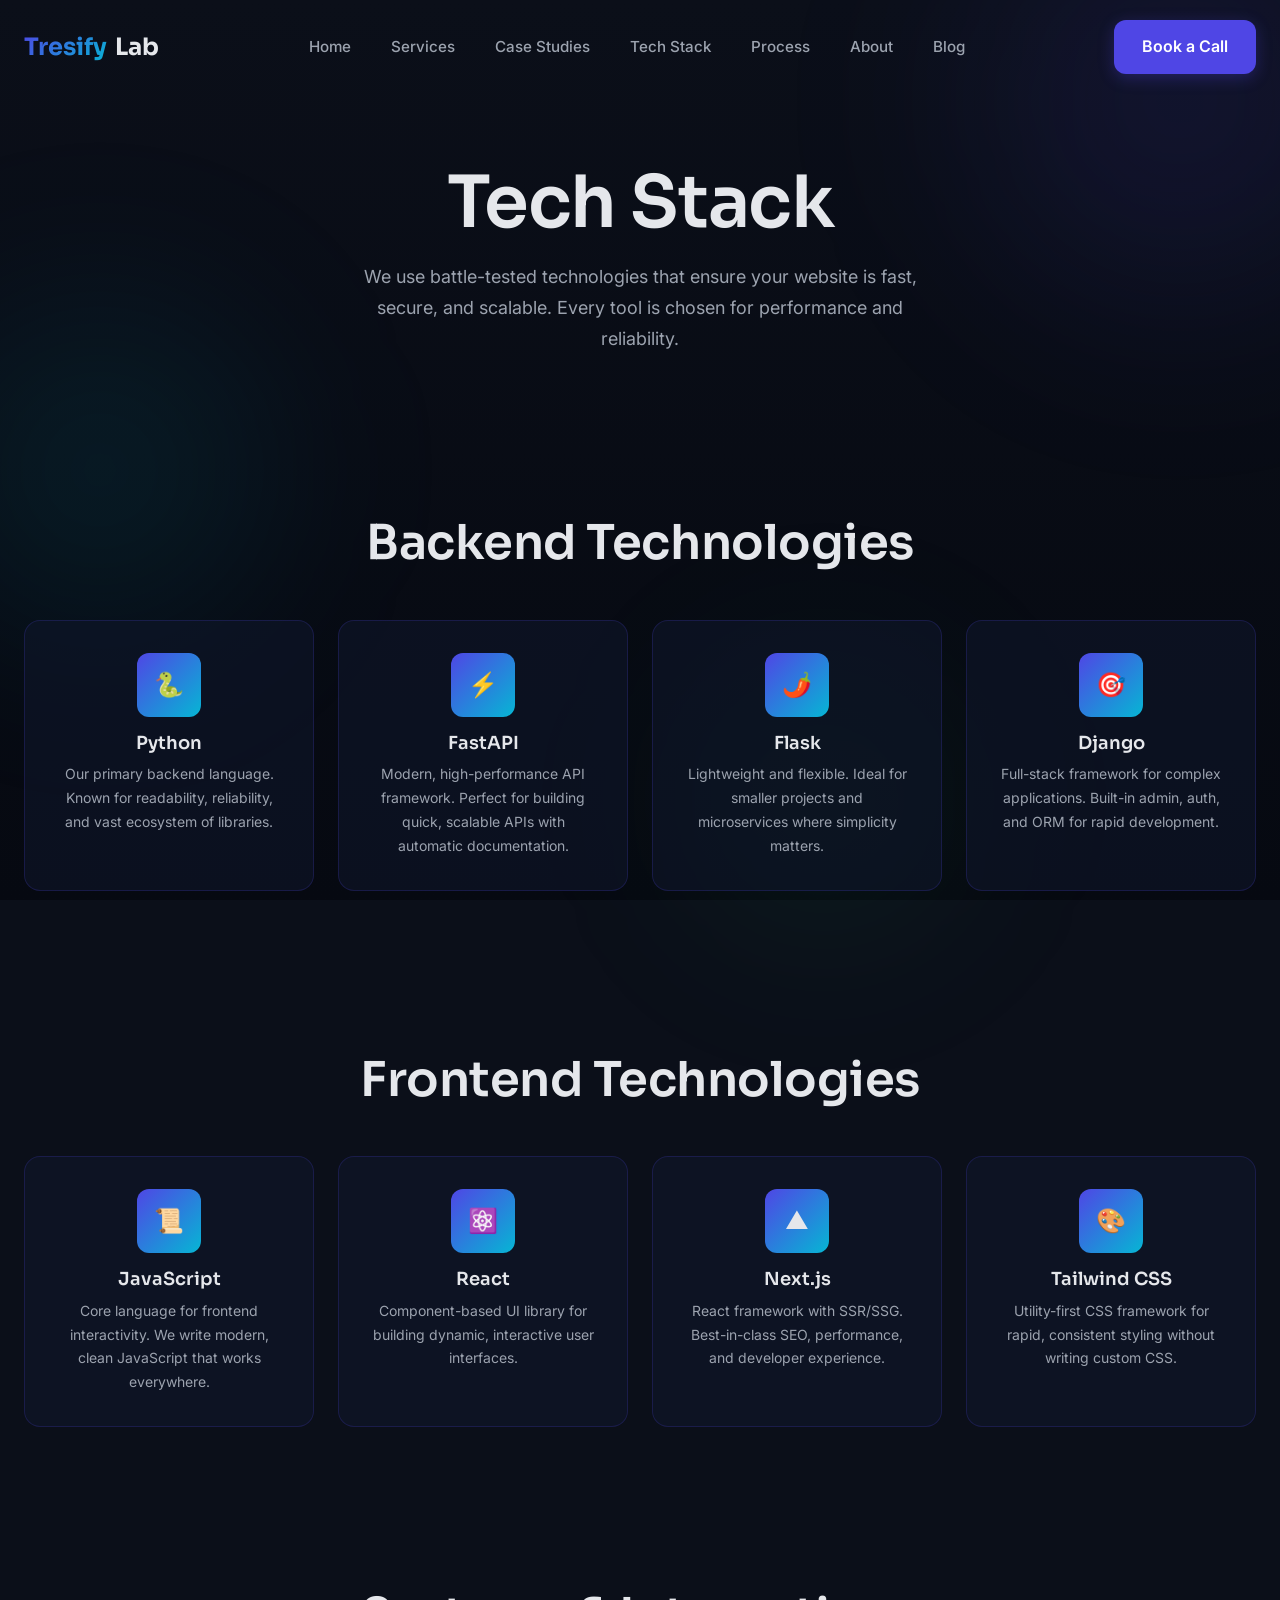
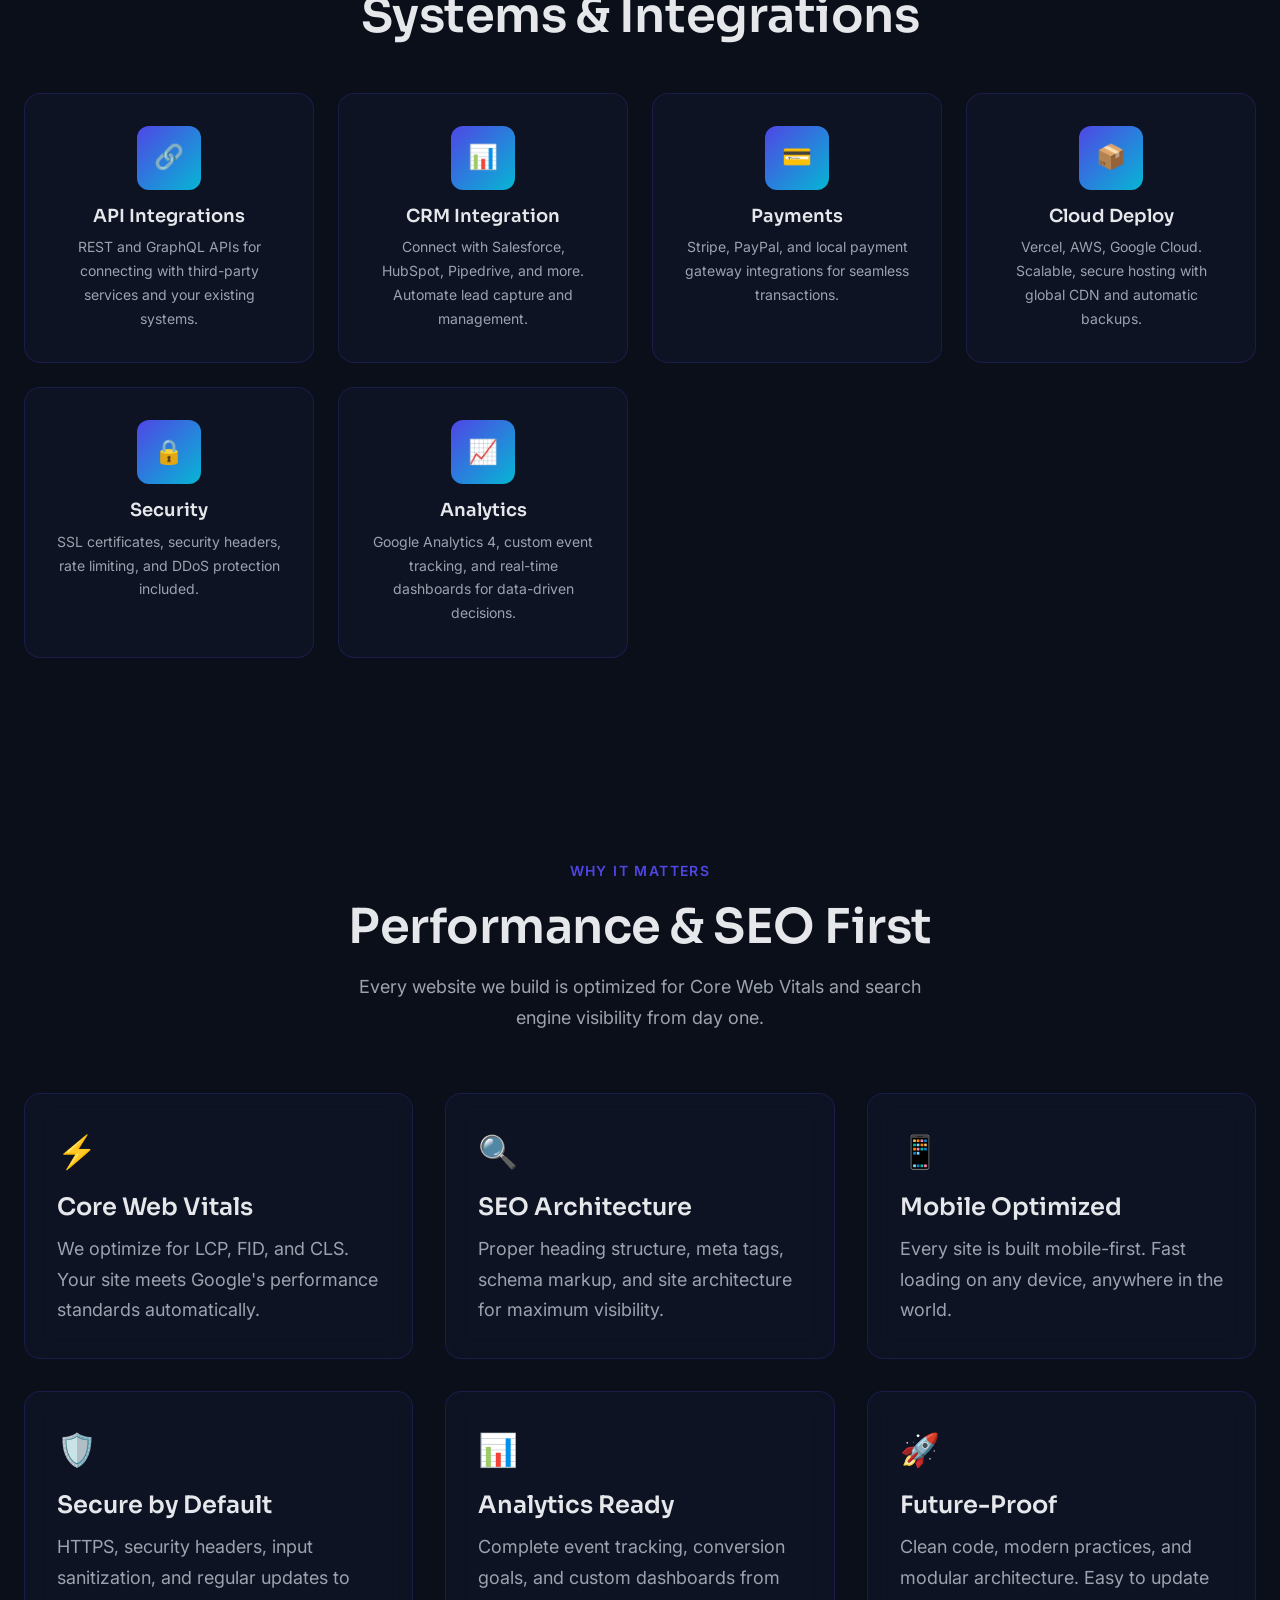
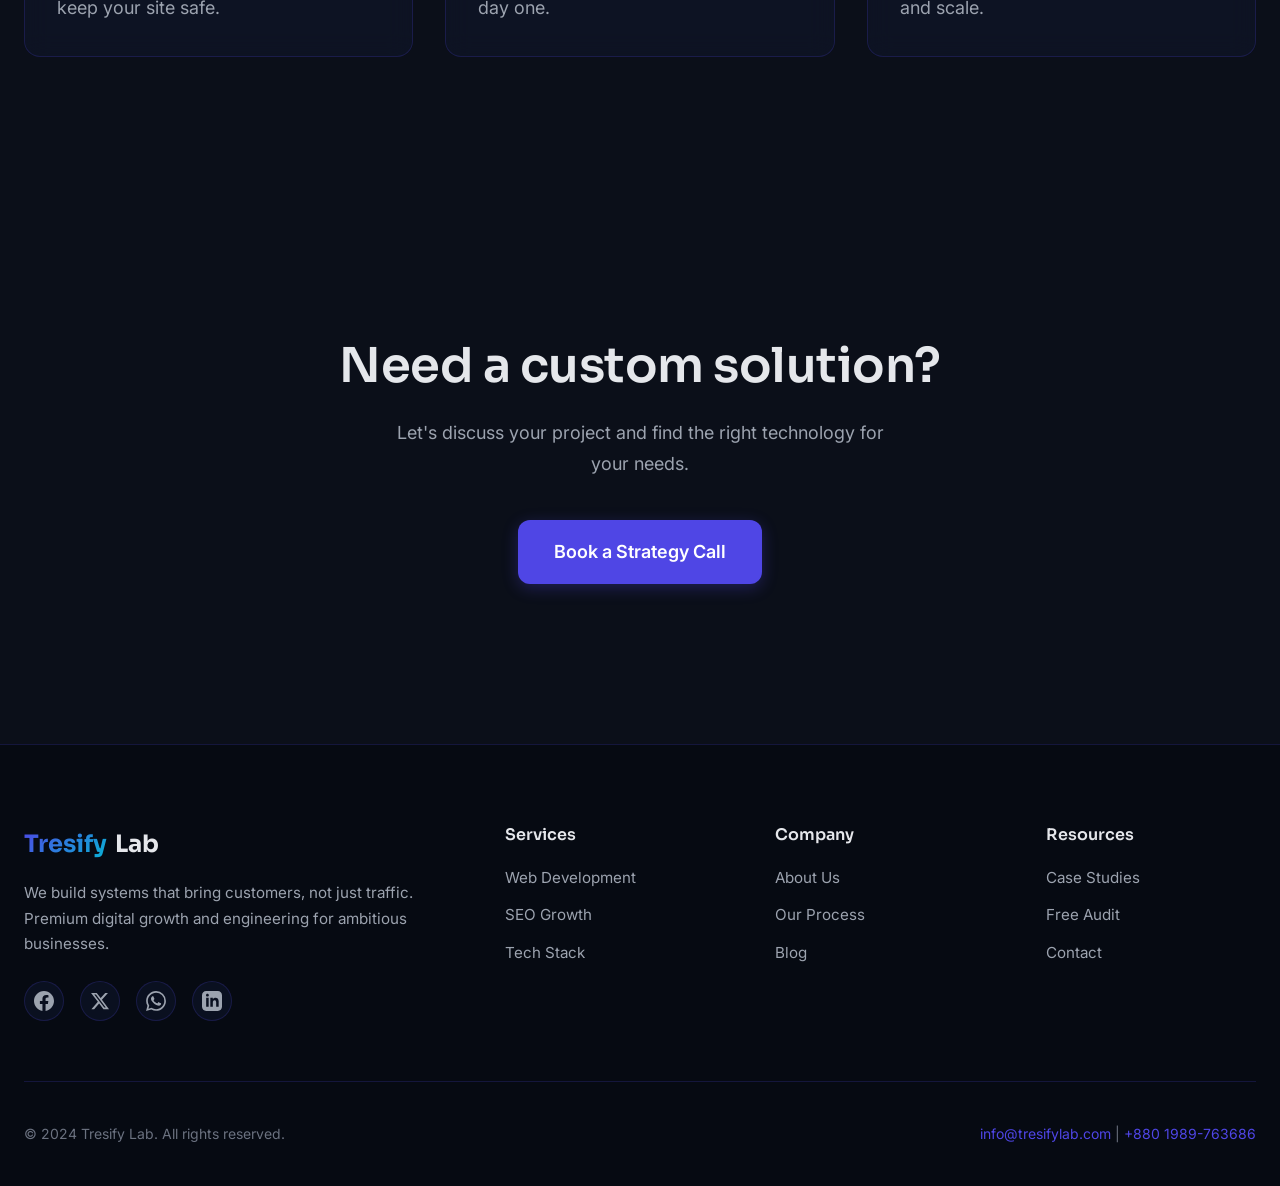
<file: tech-stack.html>
<!DOCTYPE html>
<html lang="en">
<head>
  <meta charset="UTF-8">
  <meta name="viewport" content="width=device-width, initial-scale=1.0">
  <meta name="description" content="Our technology stack. Tresify Lab uses Python, FastAPI, Flask, Django, React, Next.js and modern tools for high-performance websites.">
  <title>Tech Stack | Tresify Lab</title>
  
  <link rel="preconnect" href="https://fonts.googleapis.com">
  <link rel="preconnect" href="https://fonts.gstatic.com" crossorigin>
  <link href="https://fonts.googleapis.com/css2?family=Inter:wght@400;500;600;700&family=Sora:wght@400;500;600;700&display=swap" rel="stylesheet">
  <link rel="stylesheet" href="css/styles.css">
  <link rel="icon" type="image/svg+xml" href="data:image/svg+xml,<svg xmlns='http://www.w3.org/2000/svg' viewBox='0 0 100 100'><text y='.9em' font-size='90'>🚀</text></svg>">
</head>
<body>
  <div class="orb orb-1"></div>
  <div class="orb orb-2"></div>
  <div class="orb orb-3"></div>

  <!-- Navigation -->
  <nav class="nav">
    <div class="nav-container">
      <a href="index.html" class="nav-logo">
        <span>Tresify</span> Lab
      </a>
      
      <ul class="nav-links">
        <li><a href="index.html">Home</a></li>
        <li><a href="services.html">Services</a></li>
        <li><a href="case-studies.html">Case Studies</a></li>
        <li><a href="tech-stack.html" class="active">Tech Stack</a></li>
        <li><a href="process.html">Process</a></li>
        <li><a href="about.html">About</a></li>
        <li><a href="blog.html">Blog</a></li>
      </ul>
      
      <div class="nav-cta">
        <a href="https://calendly.com/tresifylab/let-s-talk" target="_blank" class="btn btn-primary">Book a Call</a>
      </div>
      
      <button class="nav-mobile-toggle" aria-label="Toggle menu">
        <span></span>
        <span></span>
        <span></span>
      </button>
    </div>
  </nav>

  <div class="mobile-menu-overlay"></div>
  <div class="mobile-menu">
    <button class="mobile-menu-close" aria-label="Close menu">&times;</button>
    <ul class="mobile-menu-links">
      <li><a href="index.html">Home</a></li>
      <li><a href="services.html">Services</a></li>
      <li><a href="case-studies.html">Case Studies</a></li>
      <li><a href="tech-stack.html">Tech Stack</a></li>
      <li><a href="process.html">Process</a></li>
      <li><a href="about.html">About</a></li>
      <li><a href="blog.html">Blog</a></li>
      <li><a href="contact.html">Contact</a></li>
    </ul>
  </div>

  <!-- Page Header -->
  <section class="page-header">
    <div class="container">
      <div class="fade-in-up">
        <h1>Tech Stack</h1>
        <p>We use battle-tested technologies that ensure your website is fast, secure, and scalable. Every tool is chosen for performance and reliability.</p>
      </div>
    </div>
  </section>

  <!-- Backend Technologies -->
  <section class="tech-category section-sm">
    <div class="container">
      <h2 class="fade-in-up">Backend Technologies</h2>
      
      <div class="tech-items-grid stagger">
        <div class="tech-item fade-in-up">
          <div class="tech-icon">🐍</div>
          <h4>Python</h4>
          <p>Our primary backend language. Known for readability, reliability, and vast ecosystem of libraries.</p>
        </div>
        
        <div class="tech-item fade-in-up">
          <div class="tech-icon">⚡</div>
          <h4>FastAPI</h4>
          <p>Modern, high-performance API framework. Perfect for building quick, scalable APIs with automatic documentation.</p>
        </div>
        
        <div class="tech-item fade-in-up">
          <div class="tech-icon">🌶️</div>
          <h4>Flask</h4>
          <p>Lightweight and flexible. Ideal for smaller projects and microservices where simplicity matters.</p>
        </div>
        
        <div class="tech-item fade-in-up">
          <div class="tech-icon">🎯</div>
          <h4>Django</h4>
          <p>Full-stack framework for complex applications. Built-in admin, auth, and ORM for rapid development.</p>
        </div>
      </div>
    </div>
  </section>

  <!-- Frontend Technologies -->
  <section class="tech-category section-sm">
    <div class="container">
      <h2 class="fade-in-up">Frontend Technologies</h2>
      
      <div class="tech-items-grid stagger">
        <div class="tech-item fade-in-up">
          <div class="tech-icon">📜</div>
          <h4>JavaScript</h4>
          <p>Core language for frontend interactivity. We write modern, clean JavaScript that works everywhere.</p>
        </div>
        
        <div class="tech-item fade-in-up">
          <div class="tech-icon">⚛️</div>
          <h4>React</h4>
          <p>Component-based UI library for building dynamic, interactive user interfaces.</p>
        </div>
        
        <div class="tech-item fade-in-up">
          <div class="tech-icon">▲</div>
          <h4>Next.js</h4>
          <p>React framework with SSR/SSG. Best-in-class SEO, performance, and developer experience.</p>
        </div>
        
        <div class="tech-item fade-in-up">
          <div class="tech-icon">🎨</div>
          <h4>Tailwind CSS</h4>
          <p>Utility-first CSS framework for rapid, consistent styling without writing custom CSS.</p>
        </div>
      </div>
    </div>
  </section>

  <!-- Systems & Integrations -->
  <section class="tech-category section-sm">
    <div class="container">
      <h2 class="fade-in-up">Systems & Integrations</h2>
      
      <div class="tech-items-grid stagger">
        <div class="tech-item fade-in-up">
          <div class="tech-icon">🔗</div>
          <h4>API Integrations</h4>
          <p>REST and GraphQL APIs for connecting with third-party services and your existing systems.</p>
        </div>
        
        <div class="tech-item fade-in-up">
          <div class="tech-icon">📊</div>
          <h4>CRM Integration</h4>
          <p>Connect with Salesforce, HubSpot, Pipedrive, and more. Automate lead capture and management.</p>
        </div>
        
        <div class="tech-item fade-in-up">
          <div class="tech-icon">💳</div>
          <h4>Payments</h4>
          <p>Stripe, PayPal, and local payment gateway integrations for seamless transactions.</p>
        </div>
        
        <div class="tech-item fade-in-up">
          <div class="tech-icon">📦</div>
          <h4>Cloud Deploy</h4>
          <p>Vercel, AWS, Google Cloud. Scalable, secure hosting with global CDN and automatic backups.</p>
        </div>
        
        <div class="tech-item fade-in-up">
          <div class="tech-icon">🔒</div>
          <h4>Security</h4>
          <p>SSL certificates, security headers, rate limiting, and DDoS protection included.</p>
        </div>
        
        <div class="tech-item fade-in-up">
          <div class="tech-icon">📈</div>
          <h4>Analytics</h4>
          <p>Google Analytics 4, custom event tracking, and real-time dashboards for data-driven decisions.</p>
        </div>
      </div>
    </div>
  </section>

  <!-- Performance Focus -->
  <section class="section">
    <div class="container">
      <div class="section-header">
        <span class="section-label">Why It Matters</span>
        <h2 class="section-title">Performance & SEO First</h2>
        <p>Every website we build is optimized for Core Web Vitals and search engine visibility from day one.</p>
      </div>
      
      <div class="grid grid-3 stagger">
        <div class="card fade-in-up">
          <div style="font-size: 2rem; margin-bottom: 16px;">⚡</div>
          <h4>Core Web Vitals</h4>
          <p style="margin-top: 12px;">We optimize for LCP, FID, and CLS. Your site meets Google's performance standards automatically.</p>
        </div>
        
        <div class="card fade-in-up">
          <div style="font-size: 2rem; margin-bottom: 16px;">🔍</div>
          <h4>SEO Architecture</h4>
          <p style="margin-top: 12px;">Proper heading structure, meta tags, schema markup, and site architecture for maximum visibility.</p>
        </div>
        
        <div class="card fade-in-up">
          <div style="font-size: 2rem; margin-bottom: 16px;">📱</div>
          <h4>Mobile Optimized</h4>
          <p style="margin-top: 12px;">Every site is built mobile-first. Fast loading on any device, anywhere in the world.</p>
        </div>
        
        <div class="card fade-in-up">
          <div style="font-size: 2rem; margin-bottom: 16px;">🛡️</div>
          <h4>Secure by Default</h4>
          <p style="margin-top: 12px;">HTTPS, security headers, input sanitization, and regular updates to keep your site safe.</p>
        </div>
        
        <div class="card fade-in-up">
          <div style="font-size: 2rem; margin-bottom: 16px;">📊</div>
          <h4>Analytics Ready</h4>
          <p style="margin-top: 12px;">Complete event tracking, conversion goals, and custom dashboards from day one.</p>
        </div>
        
        <div class="card fade-in-up">
          <div style="font-size: 2rem; margin-bottom: 16px;">🚀</div>
          <h4>Future-Proof</h4>
          <p style="margin-top: 12px;">Clean code, modern practices, and modular architecture. Easy to update and scale.</p>
        </div>
      </div>
    </div>
  </section>

  <!-- CTA Section -->
  <section class="cta-section section">
    <div class="container">
      <div class="fade-in-up">
        <h2>Need a custom solution?</h2>
        <p>Let's discuss your project and find the right technology for your needs.</p>
        <a href="contact.html" class="btn btn-primary btn-large">Book a Strategy Call</a>
      </div>
    </div>
  </section>

  <!-- Footer -->
  <footer class="footer">
    <div class="container">
      <div class="footer-grid">
        <div class="footer-brand">
          <a href="index.html" class="nav-logo">
            <span>Tresify</span> Lab
          </a>
          <p>We build systems that bring customers, not just traffic. Premium digital growth and engineering for ambitious businesses.</p>
          
          <div class="footer-social">
            <a href="https://www.facebook.com/tresifylab" target="_blank" aria-label="Facebook">
              <svg width="20" height="20" fill="currentColor" viewBox="0 0 24 24">
                <path d="M24 12.073c0-6.627-5.373-12-12-12s-12 5.373-12 12c0 5.99 4.388 10.954 10.125 11.854v-8.385H7.078v-3.47h3.047V9.43c0-3.007 1.792-4.669 4.533-4.669 1.312 0 2.686.235 2.686.235v2.953H15.83c-1.491 0-1.956.925-1.956 1.874v2.25h3.328l-.532 3.47h-2.796v8.385C19.612 23.027 24 18.062 24 12.073z"/>
              </svg>
            </a>
            <a href="https://x.com/tresifylab" target="_blank" aria-label="X">
              <svg width="20" height="20" fill="currentColor" viewBox="0 0 24 24">
                <path d="M18.244 2.25h3.308l-7.227 8.26 8.502 11.24H16.17l-5.214-6.817L4.99 21.75H1.68l7.73-8.835L1.254 2.25H8.08l4.713 6.231zm-1.161 17.52h1.833L7.084 4.126H5.117z"/>
              </svg>
            </a>
            <a href="https://wa.me/+8801989763686" target="_blank" aria-label="WhatsApp">
              <svg width="20" height="20" fill="currentColor" viewBox="0 0 24 24">
                <path d="M17.472 14.382c-.297-.149-1.758-.867-2.03-.967-.273-.099-.471-.148-.67.15-.197.297-.767.966-.94 1.164-.173.199-.347.223-.644.075-.297-.15-1.255-.463-2.39-1.475-.883-.788-1.48-1.761-1.653-2.059-.173-.297-.018-.458.13-.606.134-.133.298-.347.446-.52.149-.174.198-.298.298-.497.099-.198.05-.371-.025-.52-.075-.149-.669-1.612-.916-2.207-.242-.579-.487-.5-.669-.51-.173-.008-.371-.01-.57-.01-.198 0-.52.074-.792.372-.272.297-1.04 1.016-1.04 2.479 0 1.462 1.065 2.875 1.213 3.074.149.198 2.096 3.2 5.077 4.487.709.306 1.262.489 1.694.625.712.227 1.36.195 1.871.118.571-.085 1.758-.719 2.006-1.413.248-.694.248-1.289.173-1.413-.074-.124-.272-.198-.57-.347m-5.421 7.403h-.004a9.87 9.87 0 01-5.031-1.378l-.361-.214-3.741.982.998-3.648-.235-.374a9.86 9.86 0 01-1.51-5.26c.001-5.45 4.436-9.884 9.888-9.884 2.64 0 5.122 1.03 6.988 2.898a9.825 9.825 0 012.893 6.994c-.003 5.45-4.437 9.884-9.885 9.884m8.413-18.297A11.815 11.815 0 0012.05 0C5.495 0 .16 5.335.157 11.892c0 2.096.547 4.142 1.588 5.945L.057 24l6.305-1.654a11.882 11.882 0 005.683 1.448h.005c6.554 0 11.89-5.335 11.893-11.893a11.821 11.821 0 00-3.48-8.413z"/>
              </svg>
            </a>
            <a href="https://www.linkedin.com/company/tresifylab" target="_blank" aria-label="LinkedIn">
              <svg width="20" height="20" fill="currentColor" viewBox="0 0 24 24">
                <path d="M19 0h-14c-2.761 0-5 2.239-5 5v14c0 2.761 2.239 5 5 5h14c2.762 0 5-2.239 5-5v-14c0-2.761-2.238-5-5-5zm-11 19h-3v-11h3v11zm-1.5-12.268c-.966 0-1.75-.79-1.75-1.764s.784-1.764 1.75-1.764 1.75.79 1.75 1.764-.783 1.764-1.75 1.764zm13.5 12.268h-3v-5.604c0-3.368-4-3.113-4 0v5.604h-3v-11h3v1.765c1.396-2.586 7-2.777 7 2.476v6.759z"/>
              </svg>
            </a>
          </div>
        </div>
        
        <div class="footer-column">
          <h4>Services</h4>
          <ul class="footer-links">
            <li><a href="services.html">Web Development</a></li>
            <li><a href="services.html">SEO Growth</a></li>
            <li><a href="tech-stack.html">Tech Stack</a></li>
          </ul>
        </div>
        
        <div class="footer-column">
          <h4>Company</h4>
          <ul class="footer-links">
            <li><a href="about.html">About Us</a></li>
            <li><a href="process.html">Our Process</a></li>
            <li><a href="blog.html">Blog</a></li>
          </ul>
        </div>
        
        <div class="footer-column">
          <h4>Resources</h4>
          <ul class="footer-links">
            <li><a href="case-studies.html">Case Studies</a></li>
            <li><a href="index.html#audit">Free Audit</a></li>
            <li><a href="contact.html">Contact</a></li>
          </ul>
        </div>
      </div>
      
      <div class="footer-bottom">
        <p>&copy; 2024 Tresify Lab. All rights reserved.</p>
        <p><a href="mailto:info@tresifylab.com">info@tresifylab.com</a> | <a href="tel:+8801989763686">+880 1989-763686</a></p>
      </div>
    </div>
  </footer>

  <script src="js/main.js"></script>
</body>
</html>
</file>
<file: css/styles.css>
/* ========================================
   TRESIFY LAB - DESIGN SYSTEM
   Premium Digital Agency Website
   ======================================== */

/* ===== CSS VARIABLES ===== */
:root {
  /* Colors */
  --bg-dark: #0B0F19;
  --bg-darker: #060911;
  --primary: #4F46E5;
  --primary-light: #6366F1;
  --primary-dark: #4338CA;
  --accent-green: #22C55E;
  --accent-green-light: #4ADE80;
  --secondary-cyan: #06B6D4;
  --secondary-cyan-light: #22D3EE;
  --text-primary: #E5E7EB;
  --text-secondary: #9CA3AF;
  --text-muted: #6B7280;
  
  /* Glassmorphism */
  --glass-bg: rgba(15, 23, 42, 0.6);
  --glass-bg-solid: rgba(15, 23, 42, 0.95);
  --glass-border: rgba(79, 70, 229, 0.2);
  --glass-border-hover: rgba(79, 70, 229, 0.4);
  
  /* Gradients */
  --gradient-primary: linear-gradient(135deg, #4F46E5 0%, #06B6D4 100%);
  --gradient-accent: linear-gradient(135deg, #22C55E 0%, #06B6D4 100%);
  --gradient-bg: linear-gradient(180deg, #0B0F19 0%, #060911 100%);
  
  /* Shadows */
  --shadow-card: 0 8px 32px rgba(0, 0, 0, 0.3);
  --shadow-elevated: 0 16px 48px rgba(0, 0, 0, 0.4);
  --shadow-glow: 0 0 40px rgba(79, 70, 229, 0.3);
  --shadow-glow-green: 0 0 40px rgba(34, 197, 94, 0.3);
  --shadow-glow-cyan: 0 0 40px rgba(6, 182, 212, 0.3);
  
  /* Typography */
  --font-primary: 'Inter', -apple-system, BlinkMacSystemFont, 'Segoe UI', sans-serif;
  --font-heading: 'Sora', var(--font-primary);
  
  /* Spacing */
  --section-padding: 120px;
  --container-max: 1280px;
  --grid-gap: 32px;
  --card-padding: 32px;
  
  /* Transitions */
  --transition-fast: 0.2s cubic-bezier(0.4, 0, 0.2, 1);
  --transition-smooth: 0.4s cubic-bezier(0.4, 0, 0.2, 1);
  --transition-slow: 0.6s cubic-bezier(0.4, 0, 0.2, 1);
  
  /* Border Radius */
  --radius-sm: 8px;
  --radius-md: 12px;
  --radius-lg: 16px;
  --radius-xl: 24px;
  --radius-full: 9999px;
}

/* ===== RESET & BASE ===== */
*, *::before, *::after {
  margin: 0;
  padding: 0;
  box-sizing: border-box;
}

html {
  scroll-behavior: smooth;
  font-size: 16px;
}

body {
  font-family: var(--font-primary);
  background: var(--bg-dark);
  color: var(--text-primary);
  line-height: 1.6;
  overflow-x: hidden;
  min-height: 100vh;
}

/* Background Effects */
body::before {
  content: '';
  position: fixed;
  top: 0;
  left: 0;
  width: 100%;
  height: 100%;
  background: var(--gradient-bg);
  z-index: -2;
}

/* Floating Gradient Orbs */
.orb {
  position: fixed;
  border-radius: 50%;
  filter: blur(80px);
  pointer-events: none;
  z-index: -1;
}

.orb-1 {
  width: 600px;
  height: 600px;
  background: radial-gradient(circle, rgba(79, 70, 229, 0.15) 0%, transparent 70%);
  top: -200px;
  right: -200px;
  animation: float-orb 20s ease-in-out infinite;
}

.orb-2 {
  width: 500px;
  height: 500px;
  background: radial-gradient(circle, rgba(6, 182, 212, 0.12) 0%, transparent 70%);
  bottom: 20%;
  left: -150px;
  animation: float-orb 25s ease-in-out infinite reverse;
}

.orb-3 {
  width: 400px;
  height: 400px;
  background: radial-gradient(circle, rgba(34, 197, 94, 0.1) 0%, transparent 70%);
  bottom: -100px;
  right: 20%;
  animation: float-orb 18s ease-in-out infinite;
}

@keyframes float-orb {
  0%, 100% { transform: translate(0, 0) scale(1); }
  25% { transform: translate(30px, -30px) scale(1.05); }
  50% { transform: translate(-20px, 20px) scale(0.95); }
  75% { transform: translate(20px, 30px) scale(1.02); }
}

/* ===== TYPOGRAPHY ===== */
h1, h2, h3, h4, h5, h6 {
  font-family: var(--font-heading);
  font-weight: 600;
  line-height: 1.2;
  color: var(--text-primary);
}

h1 {
  font-size: 4.5rem;
  letter-spacing: -0.02em;
}

h2 {
  font-size: 3rem;
  letter-spacing: -0.01em;
}

h3 {
  font-size: 2rem;
}

h4 {
  font-size: 1.5rem;
}

p {
  font-size: 1.125rem;
  color: var(--text-secondary);
  max-width: 65ch;
  line-height: 1.7;
}

a {
  color: var(--primary);
  text-decoration: none;
  transition: var(--transition-fast);
}

a:hover {
  color: var(--primary-light);
}

.text-gradient {
  background: var(--gradient-primary);
  -webkit-background-clip: text;
  -webkit-text-fill-color: transparent;
  background-clip: text;
}

.text-accent {
  color: var(--accent-green);
}

.text-secondary-cyan {
  color: var(--secondary-cyan);
}

/* ===== LAYOUT ===== */
.container {
  max-width: var(--container-max);
  margin: 0 auto;
  padding: 0 24px;
}

.section {
  padding: var(--section-padding) 0;
  position: relative;
}

.section-sm {
  padding: 80px 0;
}

.grid {
  display: grid;
  gap: var(--grid-gap);
}

.grid-2 {
  grid-template-columns: repeat(2, 1fr);
}

.grid-3 {
  grid-template-columns: repeat(3, 1fr);
}

.grid-4 {
  grid-template-columns: repeat(4, 1fr);
}

.flex {
  display: flex;
}

.flex-center {
  display: flex;
  align-items: center;
  justify-content: center;
}

.flex-between {
  display: flex;
  align-items: center;
  justify-content: space-between;
}

.flex-col {
  flex-direction: column;
}

.align-center {
  align-items: center;
}

.text-center {
  text-align: center;
}

/* ===== NAVIGATION ===== */
.nav {
  position: fixed;
  top: 0;
  left: 0;
  width: 100%;
  z-index: 1000;
  padding: 20px 0;
  transition: var(--transition-smooth);
}

.nav.scrolled {
  background: var(--glass-bg-solid);
  backdrop-filter: blur(12px);
  border-bottom: 1px solid var(--glass-border);
  padding: 16px 0;
}

.nav-container {
  max-width: var(--container-max);
  margin: 0 auto;
  padding: 0 24px;
  display: flex;
  align-items: center;
  justify-content: space-between;
}

.nav-logo {
  font-family: var(--font-heading);
  font-size: 1.5rem;
  font-weight: 700;
  color: var(--text-primary);
  display: flex;
  align-items: center;
  gap: 8px;
}

.nav-logo span {
  background: var(--gradient-primary);
  -webkit-background-clip: text;
  -webkit-text-fill-color: transparent;
  background-clip: text;
}

.nav-links {
  display: flex;
  align-items: center;
  gap: 40px;
  list-style: none;
}

.nav-links a {
  color: var(--text-secondary);
  font-size: 0.95rem;
  font-weight: 500;
  position: relative;
  transition: var(--transition-fast);
}

.nav-links a::after {
  content: '';
  position: absolute;
  bottom: -4px;
  left: 0;
  width: 0;
  height: 2px;
  background: var(--primary);
  transition: var(--transition-fast);
}

.nav-links a:hover,
.nav-links a.active {
  color: var(--text-primary);
}

.nav-links a:hover::after,
.nav-links a.active::after {
  width: 100%;
}

.nav-cta {
  display: flex;
  align-items: center;
  gap: 16px;
}







/* Mobile Menu */
.nav-mobile-toggle {
  display: none;
  background: none;
  border: none;
  cursor: pointer;
  padding: 8px;
}

.nav-mobile-toggle span {
  display: block;
  width: 24px;
  height: 2px;
  background: var(--text-primary);
  margin: 6px 0;
  transition: var(--transition-fast);
}

.mobile-menu {
  display: none;
  position: fixed;
  top: 0;
  right: -100%;
  width: 100%;
  max-width: 400px;
  height: 100vh;
  background: var(--glass-bg-solid);
  backdrop-filter: blur(20px);
  padding: 80px 40px;
  transition: var(--transition-smooth);
  z-index: 999;
}

.mobile-menu.active {
  right: 0;
}

.mobile-menu-overlay {
  display: none;
  position: fixed;
  top: 0;
  left: 0;
  width: 100%;
  height: 100%;
  background: rgba(0, 0, 0, 0.5);
  z-index: 998;
  opacity: 0;
  transition: var(--transition-smooth);
}

.mobile-menu-overlay.active {
  opacity: 1;
}

.mobile-menu-links {
  list-style: none;
  display: flex;
  flex-direction: column;
  gap: 24px;
}

.mobile-menu-links a {
  font-size: 1.5rem;
  color: var(--text-primary);
  font-weight: 500;
}

.mobile-menu-close {
  position: absolute;
  top: 24px;
  right: 24px;
  background: none;
  border: none;
  color: var(--text-primary);
  font-size: 2rem;
  cursor: pointer;
}

/* ===== BUTTONS ===== */
.btn {
  display: inline-flex;
  align-items: center;
  justify-content: center;
  gap: 8px;
  padding: 14px 28px;
  font-size: 1rem;
  font-weight: 600;
  font-family: var(--font-primary);
  border-radius: var(--radius-md);
  cursor: pointer;
  transition: var(--transition-smooth);
  border: none;
  text-decoration: none;
}

.btn-primary {
  background: var(--primary);
  color: white;
  box-shadow: 0 4px 16px rgba(79, 70, 229, 0.3);
}

.btn-primary:hover {
  background: var(--primary-light);
  transform: translateY(-2px) scale(1.02);
  box-shadow: var(--shadow-glow);
  color: white;
}

.btn-secondary {
  background: transparent;
  color: var(--text-primary);
  border: 1px solid var(--glass-border);
}

.btn-secondary:hover {
  background: var(--glass-bg);
  border-color: var(--primary);
  color: var(--text-primary);
  transform: translateY(-2px);
}

.btn-accent {
  background: var(--accent-green);
  color: white;
  box-shadow: 0 4px 16px rgba(34, 197, 94, 0.3);
}

.btn-accent:hover {
  background: var(--accent-green-light);
  transform: translateY(-2px) scale(1.02);
  box-shadow: var(--shadow-glow-green);
  color: white;
}

.btn-large {
  padding: 18px 36px;
  font-size: 1.125rem;
}

.btn-sm {
  padding: 10px 20px;
  font-size: 0.875rem;
}

/* ===== CARDS ===== */
.card {
  background: var(--glass-bg);
  backdrop-filter: blur(12px);
  border: 1px solid var(--glass-border);
  border-radius: var(--radius-lg);
  padding: var(--card-padding);
  transition: var(--transition-smooth);
}

.card:hover {
  border-color: var(--glass-border-hover);
  transform: translateY(-8px);
  box-shadow: var(--shadow-elevated);
}

.card-glass {
  background: linear-gradient(135deg, rgba(79, 70, 229, 0.1) 0%, rgba(6, 182, 212, 0.05) 100%);
}

.card-dark {
  background: rgba(6, 9, 17, 0.8);
}

/* ===== SECTIONS ===== */

/* Hero Section */
.hero {
  min-height: 100vh;
  display: flex;
  align-items: center;
  padding-top: 100px;
  position: relative;
  overflow: hidden;
}

.hero-content {
  max-width: 700px;
  position: relative;
  z-index: 2;
}

.hero-badge {
  display: inline-flex;
  align-items: center;
  gap: 8px;
  padding: 8px 16px;
  background: var(--glass-bg);
  border: 1px solid var(--glass-border);
  border-radius: var(--radius-full);
  font-size: 0.875rem;
  color: var(--text-secondary);
  margin-bottom: 24px;
}

.hero-badge span {
  color: var(--accent-green);
}

.hero h1 {
  margin-bottom: 24px;
}

.hero p {
  font-size: 1.25rem;
  margin-bottom: 40px;
}

.hero-cta {
  display: flex;
  gap: 16px;
  flex-wrap: wrap;
  justify-content: center;
}

.hero-visual {
  position: absolute;
  right: -100px;
  top: 50%;
  transform: translateY(-50%);
  width: 600px;
  height: 500px;
  z-index: 1;
}

/* 3D Dashboard Animation */
.dashboard {
  position: relative;
  width: 100%;
  height: 100%;
  animation: float-dashboard 6s ease-in-out infinite;
}

@keyframes float-dashboard {
  0%, 100% { transform: translateY(0) rotateY(-5deg); }
  50% { transform: translateY(-20px) rotateY(5deg); }
}

.dashboard-frame {
  position: absolute;
  width: 100%;
  height: 100%;
  background: var(--glass-bg);
  backdrop-filter: blur(12px);
  border: 1px solid var(--glass-border);
  border-radius: var(--radius-xl);
  box-shadow: var(--shadow-elevated);
}

.dashboard-screen {
  position: absolute;
  top: 20px;
  left: 20px;
  right: 20px;
  bottom: 60px;
  background: linear-gradient(180deg, #0a0f1a 0%, #0d1321 100%);
  border-radius: var(--radius-md);
  overflow: hidden;
}

.dashboard-header {
  height: 40px;
  background: rgba(79, 70, 229, 0.1);
  border-bottom: 1px solid var(--glass-border);
  display: flex;
  align-items: center;
  padding: 0 16px;
  gap: 8px;
}

.dashboard-dot {
  width: 12px;
  height: 12px;
  border-radius: 50%;
}

.dashboard-dot.red { background: #EF4444; }
.dashboard-dot.yellow { background: #F59E0B; }
.dashboard-dot.green { background: #22C55E; }

.dashboard-content {
  padding: 20px;
  display: grid;
  grid-template-columns: repeat(3, 1fr);
  gap: 12px;
}

.dashboard-stat {
  background: var(--glass-bg);
  border: 1px solid var(--glass-border);
  border-radius: var(--radius-sm);
  padding: 12px;
}

.dashboard-stat-label {
  font-size: 0.75rem;
  color: var(--text-muted);
  margin-bottom: 4px;
}

.dashboard-stat-value {
  font-size: 1.25rem;
  font-weight: 600;
  color: var(--accent-green);
}

.dashboard-chart {
  position: absolute;
  bottom: 20px;
  left: 20px;
  right: 20px;
  height: 80px;
  background: var(--glass-bg);
  border: 1px solid var(--glass-border);
  border-radius: var(--radius-sm);
  display: flex;
  align-items: flex-end;
  padding: 12px;
  gap: 8px;
}

.chart-bar {
  flex: 1;
  background: linear-gradient(180deg, var(--primary) 0%, rgba(79, 70, 229, 0.3) 100%);
  border-radius: 4px 4px 0 0;
  animation: chart-grow 2s ease-out forwards;
  transform-origin: bottom;
}

@keyframes chart-grow {
  from { transform: scaleY(0); }
  to { transform: scaleY(1); }
}

/* Floating UI Elements */
.floating-element {
  position: absolute;
  background: var(--glass-bg);
  backdrop-filter: blur(12px);
  border: 1px solid var(--glass-border);
  border-radius: var(--radius-md);
  padding: 12px 16px;
  animation: float-element 4s ease-in-out infinite;
}

.floating-element-1 {
  top: 10%;
  right: 10%;
  animation-delay: 0s;
}

.floating-element-2 {
  bottom: 20%;
  right: 5%;
  animation-delay: 1s;
}

.floating-element-3 {
  top: 40%;
  right: -20px;
  animation-delay: 2s;
}

@keyframes float-element {
  0%, 100% { transform: translateY(0); }
  50% { transform: translateY(-15px); }
}

/* Trust Section */
.trust-section {
  background: rgba(6, 9, 17, 0.5);
  border-top: 1px solid var(--glass-border);
  border-bottom: 1px solid var(--glass-border);
}

.section-header {
  text-align: center;
  margin-bottom: 60px;
}

.section-header p {
  text-align: center;
  max-width: 600px;
  margin: 0 auto;
}

.section-label {
  display: inline-block;
  font-size: 0.875rem;
  color: var(--primary);
  font-weight: 600;
  text-transform: uppercase;
  letter-spacing: 0.1em;
  margin-bottom: 16px;
}

.section-title {
  margin-bottom: 16px;
}

.client-logos {
  display: flex;
  align-items: center;
  justify-content: center;
  gap: 60px;
  flex-wrap: wrap;
  margin-bottom: 60px;
}

.client-logo {
  opacity: 0.5;
  filter: grayscale(100%);
  transition: var(--transition-smooth);
  max-width: 150px;
}

.client-logo:hover {
  opacity: 1;
  filter: grayscale(0%);
}

.testimonial-grid {
  display: grid;
  grid-template-columns: repeat(3, 1fr);
  gap: 24px;
}

.testimonial-card {
  background: var(--glass-bg);
  border: 1px solid var(--glass-border);
  border-radius: var(--radius-lg);
  padding: 32px;
}

.testimonial-text {
  font-size: 1rem;
  font-style: italic;
  margin-bottom: 20px;
  color: var(--text-primary);
}

.testimonial-author {
  display: flex;
  align-items: center;
  gap: 12px;
}

.testimonial-avatar {
  width: 48px;
  height: 48px;
  border-radius: 50%;
  background: var(--gradient-primary);
  display: flex;
  align-items: center;
  justify-content: center;
  font-weight: 600;
  color: white;
}

.testimonial-info h4 {
  font-size: 1rem;
  margin-bottom: 2px;
}

.testimonial-info p {
  font-size: 0.875rem;
  color: var(--text-muted);
}

/* Services Section */
.services-grid {
  display: grid;
  grid-template-columns: repeat(2, 1fr);
  gap: 40px;
}

.service-column {
  padding: 48px;
  background: var(--glass-bg);
  border: 1px solid var(--glass-border);
  border-radius: var(--radius-xl);
  transition: var(--transition-smooth);
}

.service-column:hover {
  border-color: var(--glass-border-hover);
  transform: translateY(-4px);
}

.service-column.primary {
  border-color: rgba(79, 70, 229, 0.4);
}

.service-column.secondary {
  border-color: rgba(34, 197, 94, 0.3);
}

.service-icon {
  width: 64px;
  height: 64px;
  border-radius: var(--radius-md);
  display: flex;
  align-items: center;
  justify-content: center;
  margin-bottom: 24px;
  font-size: 1.75rem;
}

.service-icon.primary {
  background: rgba(79, 70, 229, 0.2);
  color: var(--primary);
}

.service-icon.secondary {
  background: rgba(34, 197, 94, 0.2);
  color: var(--accent-green);
}

.service-icon.tech {
  background: rgba(6, 182, 212, 0.2);
  color: var(--secondary-cyan);
}

.service-column h3 {
  margin-bottom: 16px;
}

.service-column > p {
  margin-bottom: 32px;
}

.service-features {
  list-style: none;
  display: flex;
  flex-direction: column;
  gap: 16px;
}

.service-features li {
  display: flex;
  align-items: flex-start;
  gap: 12px;
  font-size: 1rem;
  color: var(--text-secondary);
}

.service-features li::before {
  content: '✓';
  color: var(--accent-green);
  font-weight: 600;
  flex-shrink: 0;
}

/* Case Studies Section */
.case-studies-grid {
  display: grid;
  grid-template-columns: repeat(3, 1fr);
  gap: 24px;
}

.case-study-card {
  background: var(--glass-bg);
  border: 1px solid var(--glass-border);
  border-radius: var(--radius-lg);
  overflow: hidden;
  transition: var(--transition-smooth);
}

.case-study-card:hover {
  border-color: var(--glass-border-hover);
  transform: translateY(-8px) scale(1.02);
  box-shadow: var(--shadow-elevated);
}

.case-study-image {
  height: 200px;
  background: linear-gradient(135deg, rgba(79, 70, 229, 0.2) 0%, rgba(6, 182, 212, 0.1) 100%);
  display: flex;
  align-items: center;
  justify-content: center;
  position: relative;
  overflow: hidden;
}

.case-study-image::before {
  content: '';
  position: absolute;
  width: 200%;
  height: 200%;
  background: conic-gradient(from 0deg, transparent 0%, rgba(79, 70, 229, 0.1) 10%, transparent 20%);
  animation: rotate-shine 8s linear infinite;
}

@keyframes rotate-shine {
  from { transform: rotate(0deg); }
  to { transform: rotate(360deg); }
}

.case-study-image span {
  font-size: 2rem;
  font-weight: 700;
  color: var(--text-primary);
  opacity: 0.5;
  z-index: 1;
}

.case-study-content {
  padding: 24px;
}

.case-study-tag {
  display: inline-block;
  font-size: 0.75rem;
  color: var(--primary);
  font-weight: 600;
  text-transform: uppercase;
  letter-spacing: 0.05em;
  margin-bottom: 12px;
}

.case-study-card h4 {
  font-size: 1.25rem;
  margin-bottom: 12px;
}

.case-study-card h4 a {
  color: var(--text-primary);
}

.case-study-card h4 a:hover {
  color: var(--primary);
}

.case-study-result {
  display: flex;
  align-items: center;
  gap: 16px;
  margin-top: 16px;
  padding-top: 16px;
  border-top: 1px solid var(--glass-border);
}

.result-stat {
  text-align: center;
}

.result-value {
  font-size: 1.5rem;
  font-weight: 700;
  color: var(--accent-green);
}

.result-label {
  font-size: 0.75rem;
  color: var(--text-muted);
}

/* Tech Stack Section */
.tech-grid {
  display: grid;
  grid-template-columns: repeat(4, 1fr);
  gap: 24px;
}

.tech-item {
  background: var(--glass-bg);
  border: 1px solid var(--glass-border);
  border-radius: var(--radius-lg);
  padding: 32px;
  text-align: center;
  transition: var(--transition-smooth);
}

.tech-item:hover {
  border-color: var(--glass-border-hover);
  transform: translateY(-4px) scale(1.02);
}

.tech-icon {
  width: 64px;
  height: 64px;
  margin: 0 auto 16px;
  background: var(--gradient-primary);
  border-radius: var(--radius-md);
  display: flex;
  align-items: center;
  justify-content: center;
  font-size: 1.5rem;
}

.tech-item h4 {
  font-size: 1.125rem;
  margin-bottom: 8px;
}

.tech-item p {
  font-size: 0.875rem;
}

/* Process Section */
.process-timeline {
  display: grid;
  grid-template-columns: repeat(4, 1fr);
  gap: 24px;
  position: relative;
}

.process-timeline::before {
  content: '';
  position: absolute;
  top: 60px;
  left: 12.5%;
  right: 12.5%;
  height: 2px;
  background: linear-gradient(90deg, var(--primary), var(--secondary-cyan), var(--accent-green));
}

.process-step {
  text-align: center;
  position: relative;
}

.timeline-item {
  opacity: 0;
  transform: translateY(30px);
  animation: timelineReveal 0.6s ease forwards;
}

.timeline-item:nth-child(1) { animation-delay: 0.1s; }
.timeline-item:nth-child(2) { animation-delay: 0.3s; }
.timeline-item:nth-child(3) { animation-delay: 0.5s; }
.timeline-item:nth-child(4) { animation-delay: 0.7s; }

.timeline-item.active {
  opacity: 1;
  transform: translateY(0);
}

@keyframes timelineReveal {
  to {
    opacity: 1;
    transform: translateY(0);
  }
}

.step-number {
  width: 80px;
  height: 80px;
  margin: 0 auto 24px;
  background: var(--glass-bg);
  border: 2px solid var(--primary);
  border-radius: 50%;
  display: flex;
  align-items: center;
  justify-content: center;
  font-size: 1.75rem;
  font-weight: 700;
  color: var(--primary);
  position: relative;
  z-index: 1;
  transition: var(--transition-smooth);
}

.process-step:hover .step-number {
  background: var(--primary);
  color: white;
  box-shadow: var(--shadow-glow);
}

.step-content h4 {
  font-size: 1.25rem;
  margin-bottom: 12px;
}

.step-content p {
  font-size: 0.95rem;
}

/* Lead Magnet Section */
.lead-magnet {
  background: linear-gradient(135deg, rgba(79, 70, 229, 0.1) 0%, rgba(6, 182, 212, 0.05) 100%);
  border-top: 1px solid var(--glass-border);
  border-bottom: 1px solid var(--glass-border);
}

.lead-magnet-content {
  display: grid;
  grid-template-columns: 1fr 1fr;
  gap: 60px;
  align-items: center;
}

.lead-magnet-text h2 {
  margin-bottom: 16px;
}

.lead-magnet-text p {
  margin-bottom: 32px;
}

.audit-checklist {
  list-style: none;
  display: flex;
  flex-direction: column;
  gap: 16px;
  margin-bottom: 32px;
}

.audit-checklist li {
  display: flex;
  align-items: center;
  gap: 12px;
  font-size: 1.125rem;
  color: var(--text-secondary);
}

.audit-checklist li::before {
  content: '✗';
  color: var(--accent-green);
  font-weight: 600;
}

.lead-magnet-form {
  background: var(--glass-bg);
  border: 1px solid var(--glass-border);
  border-radius: var(--radius-xl);
  padding: 40px;
}

.form-group {
  margin-bottom: 20px;
}

.form-group label {
  display: block;
  font-size: 0.875rem;
  font-weight: 500;
  color: var(--text-secondary);
  margin-bottom: 8px;
}

.form-group input,
.form-group textarea {
  width: 100%;
  padding: 14px 16px;
  background: rgba(6, 9, 17, 0.8);
  border: 1px solid var(--glass-border);
  border-radius: var(--radius-md);
  color: var(--text-primary);
  font-size: 1rem;
  font-family: var(--font-primary);
  transition: var(--transition-fast);
}

.form-group input:focus,
.form-group textarea:focus {
  outline: none;
  border-color: var(--primary);
  box-shadow: 0 0 0 3px rgba(79, 70, 229, 0.2);
}

.form-group input::placeholder,
.form-group textarea::placeholder {
  color: var(--text-muted);
}

/* Final CTA Section */
.cta-section {
  text-align: center;
  padding: 160px 0;
}

.cta-section h2 {
  margin-bottom: 24px;
}

.cta-section p {
  max-width: 500px;
  margin: 0 auto 40px;
}

/* ===== FOOTER ===== */
.footer {
  background: rgba(6, 9, 17, 0.8);
  border-top: 1px solid var(--glass-border);
  padding: 80px 0 40px;
}

.footer-grid {
  display: grid;
  grid-template-columns: 2fr 1fr 1fr 1fr;
  gap: 60px;
  margin-bottom: 60px;
}

.footer-brand p {
  margin-top: 16px;
  font-size: 0.95rem;
}

.footer h4 {
  font-size: 1rem;
  margin-bottom: 20px;
  color: var(--text-primary);
}

.footer-links {
  list-style: none;
  display: flex;
  flex-direction: column;
  gap: 12px;
}

.footer-links a {
  color: var(--text-secondary);
  font-size: 0.95rem;
}

.footer-links a:hover {
  color: var(--primary);
}

.footer-social {
  display: flex;
  gap: 16px;
  margin-top: 24px;
}

.footer-social a {
  width: 40px;
  height: 40px;
  border-radius: 50%;
  background: var(--glass-bg);
  border: 1px solid var(--glass-border);
  display: flex;
  align-items: center;
  justify-content: center;
  color: var(--text-secondary);
  transition: var(--transition-fast);
}

.footer-social a:hover {
  background: var(--primary);
  border-color: var(--primary);
  color: white;
}

.footer-bottom {
  padding-top: 40px;
  border-top: 1px solid var(--glass-border);
  display: flex;
  justify-content: space-between;
  align-items: center;
}

.footer-bottom p {
  font-size: 0.875rem;
  color: var(--text-muted);
}

/* ===== PAGE HEADER ===== */
.page-header {
  padding: 160px 0 80px;
  text-align: center;
  position: relative;
}

.page-header h1 {
  margin-bottom: 16px;
}

.page-header p {
  max-width: 600px;
  margin: 0 auto;
}

/* ===== SERVICES PAGE ===== */
.service-detail {
  padding: 80px 0;
}

.service-detail-grid {
  display: grid;
  grid-template-columns: 1fr 1fr;
  gap: 60px;
  align-items: center;
}

.service-detail:nth-child(even) .service-detail-grid {
  direction: rtl;
}

.service-detail:nth-child(even) .service-detail-content {
  direction: ltr;
}

.service-detail-content h2 {
  margin-bottom: 24px;
}

.service-detail-content p {
  margin-bottom: 24px;
}

.service-benefit-list {
  list-style: none;
  display: flex;
  flex-direction: column;
  gap: 16px;
}

.service-benefit-list li {
  display: flex;
  align-items: flex-start;
  gap: 12px;
}

.service-benefit-list li::before {
  content: '→';
  color: var(--accent-green);
  font-weight: 600;
}

.service-detail-visual {
  background: var(--glass-bg);
  border: 1px solid var(--glass-border);
  border-radius: var(--radius-xl);
  padding: 40px;
  min-height: 400px;
  display: flex;
  align-items: center;
  justify-content: center;
}

/* ===== CASE STUDIES PAGE ===== */
.case-study-full {
  padding: 80px 0;
  border-bottom: 1px solid var(--glass-border);
}

.case-study-full:last-child {
  border-bottom: none;
}

.case-study-header {
  display: grid;
  grid-template-columns: 1fr 1fr;
  gap: 60px;
  margin-bottom: 60px;
}

.case-study-title h2 {
  font-size: 2.5rem;
  margin-bottom: 16px;
}

.case-study-meta {
  display: flex;
  gap: 24px;
  flex-wrap: wrap;
}

.meta-item {
  display: flex;
  flex-direction: column;
}

.meta-label {
  font-size: 0.75rem;
  color: var(--text-muted);
  text-transform: uppercase;
  letter-spacing: 0.05em;
}

.meta-value {
  font-size: 1rem;
  color: var(--text-primary);
  font-weight: 500;
}

.case-study-visual {
  background: var(--glass-bg);
  border: 1px solid var(--glass-border);
  border-radius: var(--radius-xl);
  height: 400px;
  display: flex;
  align-items: center;
  justify-content: center;
}

.case-study-sections {
  display: grid;
  grid-template-columns: repeat(3, 1fr);
  gap: 32px;
}

.case-study-section h3 {
  font-size: 1.25rem;
  margin-bottom: 16px;
  color: var(--primary);
}

.case-study-section p {
  font-size: 1rem;
}

/* ===== TECH STACK PAGE ===== */
.tech-category {
  padding: 80px 0;
}

.tech-category h2 {
  text-align: center;
  margin-bottom: 48px;
}

.tech-items-grid {
  display: grid;
  grid-template-columns: repeat(4, 1fr);
  gap: 24px;
}

/* ===== PROCESS PAGE ===== */
.process-detail {
  padding: 80px 0;
}

.process-step-detail {
  display: grid;
  grid-template-columns: 1fr 2fr;
  gap: 60px;
  margin-bottom: 80px;
}

.process-step-number {
  font-size: 6rem;
  font-weight: 700;
  color: var(--glass-border);
  line-height: 1;
}

.process-step-content h3 {
  font-size: 1.75rem;
  margin-bottom: 16px;
}

.process-step-content p {
  margin-bottom: 24px;
}

.process-timeline-info {
  background: var(--glass-bg);
  border: 1px solid var(--glass-border);
  border-radius: var(--radius-lg);
  padding: 24px;
}

.timeline-item {
  display: flex;
  justify-content: space-between;
  padding: 12px 0;
  border-bottom: 1px solid var(--glass-border);
}

.timeline-item:last-child {
  border-bottom: none;
}

.timeline-label {
  color: var(--text-secondary);
}

.timeline-value {
  font-weight: 500;
  color: var(--text-primary);
}

/* ===== ABOUT PAGE ===== */
.about-hero {
  padding: 80px 0;
}

.about-grid {
  display: grid;
  grid-template-columns: 1fr 1fr;
  gap: 80px;
  align-items: center;
}

.about-content h2 {
  margin-bottom: 24px;
}

.about-content p {
  margin-bottom: 20px;
}

.about-image {
  background: var(--glass-bg);
  border: 1px solid var(--glass-border);
  border-radius: var(--radius-xl);
  padding: 40px;
  text-align: center;
}

.founder-card {
  background: var(--glass-bg);
  border: 1px solid var(--glass-border);
  border-radius: var(--radius-xl);
  padding: 48px;
  margin-top: 80px;
}

.founder-header {
  display: flex;
  align-items: center;
  gap: 32px;
  margin-bottom: 32px;
}

.founder-avatar {
  width: 120px;
  height: 120px;
  border-radius: 50%;
  background: var(--gradient-primary);
  display: flex;
  align-items: center;
  justify-content: center;
  font-size: 3rem;
  font-weight: 700;
  color: white;
}

.founder-info h3 {
  font-size: 1.75rem;
  margin-bottom: 8px;
}

.founder-info p {
  color: var(--primary);
  font-size: 1.125rem;
}

/* ===== BLOG PAGE ===== */
.blog-grid {
  display: grid;
  grid-template-columns: repeat(3, 1fr);
  gap: 32px;
}

.blog-card {
  background: var(--glass-bg);
  border: 1px solid var(--glass-border);
  border-radius: var(--radius-lg);
  overflow: hidden;
  transition: var(--transition-smooth);
}

.blog-card:hover {
  border-color: var(--glass-border-hover);
  transform: translateY(-4px);
}

.blog-image {
  height: 200px;
  background: linear-gradient(135deg, rgba(79, 70, 229, 0.2) 0%, rgba(6, 182, 212, 0.1) 100%);
}

.blog-content {
  padding: 24px;
}

.blog-category {
  font-size: 0.75rem;
  color: var(--primary);
  font-weight: 600;
  text-transform: uppercase;
  letter-spacing: 0.05em;
  margin-bottom: 12px;
}

.blog-card h3 {
  font-size: 1.25rem;
  margin-bottom: 12px;
}

.blog-card h3 a {
  color: var(--text-primary);
}

.blog-card h3 a:hover {
  color: var(--primary);
}

.blog-excerpt {
  font-size: 0.95rem;
  color: var(--text-secondary);
  margin-bottom: 16px;
}

.blog-meta {
  display: flex;
  justify-content: space-between;
  font-size: 0.875rem;
  color: var(--text-muted);
}

/* ===== CONTACT PAGE ===== */
.contact-grid {
  display: grid;
  grid-template-columns: 1fr 1fr;
  gap: 60px;
  padding: 80px 0;
}

.contact-info h2 {
  margin-bottom: 24px;
}

.contact-info > p {
  margin-bottom: 40px;
}

.contact-details {
  display: flex;
  flex-direction: column;
  gap: 24px;
}

.contact-item {
  display: flex;
  align-items: center;
  gap: 16px;
}

.contact-icon {
  width: 48px;
  height: 48px;
  background: var(--glass-bg);
  border: 1px solid var(--glass-border);
  border-radius: var(--radius-md);
  display: flex;
  align-items: center;
  justify-content: center;
  font-size: 1.25rem;
}

.contact-text h4 {
  font-size: 1rem;
  margin-bottom: 4px;
}

.contact-text a,
.contact-text p {
  font-size: 0.95rem;
  color: var(--text-secondary);
}

.contact-form-wrapper {
  background: var(--glass-bg);
  border: 1px solid var(--glass-border);
  border-radius: var(--radius-xl);
  padding: 40px;
}

.contact-form-wrapper h3 {
  margin-bottom: 24px;
}

/* ===== ANIMATIONS ===== */
.fade-in {
  opacity: 0;
  transform: translateY(30px);
  transition: opacity 0.8s cubic-bezier(0.4, 0, 0.2, 1), 
              transform 0.8s cubic-bezier(0.4, 0, 0.2, 1);
}

.fade-in.visible {
  opacity: 1;
  transform: translateY(0);
}

.fade-in-up {
  opacity: 0;
  transform: translateY(40px);
  transition: opacity 0.6s cubic-bezier(0.4, 0, 0.2, 1), 
              transform 0.6s cubic-bezier(0.4, 0, 0.2, 1);
}

.fade-in-up.visible {
  opacity: 1;
  transform: translateY(0);
}

.scale-in {
  opacity: 0;
  transform: scale(0.95);
  transition: opacity 0.6s cubic-bezier(0.4, 0, 0.2, 1), 
              transform 0.6s cubic-bezier(0.4, 0, 0.2, 1);
}

.scale-in.visible {
  opacity: 1;
  transform: scale(1);
}

/* Stagger animations */
.stagger > * {
  opacity: 0;
  transform: translateY(20px);
  transition: opacity 0.5s cubic-bezier(0.4, 0, 0.2, 1), 
              transform 0.5s cubic-bezier(0.4, 0, 0.2, 1);
}

.stagger.visible > *:nth-child(1) { transition-delay: 0s; }
.stagger.visible > *:nth-child(2) { transition-delay: 0.1s; }
.stagger.visible > *:nth-child(3) { transition-delay: 0.2s; }
.stagger.visible > *:nth-child(4) { transition-delay: 0.3s; }
.stagger.visible > *:nth-child(5) { transition-delay: 0.4s; }
.stagger.visible > *:nth-child(6) { transition-delay: 0.5s; }

.stagger.visible > * {
  opacity: 1;
  transform: translateY(0);
}

/* ===== RESPONSIVE ===== */
@media (max-width: 1024px) {
  :root {
    --section-padding: 80px;
  }
  
  h1 {
    font-size: 3rem;
  }
  
  h2 {
    font-size: 2.25rem;
  }
  
  .grid-3 {
    grid-template-columns: repeat(2, 1fr);
  }
  
  .grid-4 {
    grid-template-columns: repeat(2, 1fr);
  }
  
  .services-grid {
    grid-template-columns: 1fr;
  }
  
  .case-studies-grid {
    grid-template-columns: repeat(2, 1fr);
  }
  
  .process-timeline {
    grid-template-columns: repeat(2, 1fr);
  }
  
  .process-timeline::before {
    display: none;
  }
  
  .lead-magnet-content {
    grid-template-columns: 1fr;
  }
  
  .footer-grid {
    grid-template-columns: repeat(2, 1fr);
  }
  
  .hero-visual {
    display: none;
  }
  
  .tech-grid {
    grid-template-columns: repeat(2, 1fr);
  }
  
  .blog-grid {
    grid-template-columns: repeat(2, 1fr);
  }
}

@media (max-width: 768px) {
  :root {
    --section-padding: 60px;
    --card-padding: 24px;
    --grid-gap: 24px;
  }
  
  h1 {
    font-size: 2.5rem;
  }
  
  h2 {
    font-size: 2rem;
  }
  
  h3 {
    font-size: 1.5rem;
  }
  
  p {
    font-size: 1rem;
  }
  
  .nav-links,
  .nav-cta {
    display: none;
  }
  
  .nav-mobile-toggle {
    display: block;
  }
  
  .mobile-menu {
    display: block;
  }
  
  .grid-2,
  .grid-3,
  .grid-4 {
    grid-template-columns: 1fr;
  }
  
  .testimonial-grid {
    grid-template-columns: 1fr;
  }
  
  .service-column {
    padding: 32px;
  }
  
  .case-studies-grid {
    grid-template-columns: 1fr;
  }
  
  .process-timeline {
    grid-template-columns: 1fr;
  }
  
  .tech-items-grid {
    grid-template-columns: repeat(2, 1fr);
  }
  
  .service-detail-grid {
    grid-template-columns: 1fr;
  }
  
  .service-detail:nth-child(even) .service-detail-grid {
    direction: ltr;
  }
  
  .case-study-header {
    grid-template-columns: 1fr;
  }
  
  .case-study-sections {
    grid-template-columns: 1fr;
  }
  
  .about-grid {
    grid-template-columns: 1fr;
  }
  
  .blog-grid {
    grid-template-columns: 1fr;
  }
  
  .contact-grid {
    grid-template-columns: 1fr;
  }
  
  .footer-grid {
    grid-template-columns: 1fr;
    gap: 40px;
  }
  
  .footer-bottom {
    flex-direction: column;
    gap: 16px;
    text-align: center;
  }
  
  .hero-cta {
    flex-direction: column;
  }
  
  .btn-large {
    width: 100%;
  }
  
  .founder-header {
    flex-direction: column;
    text-align: center;
  }
}

@media (max-width: 480px) {
  h1 {
    font-size: 2rem;
  }
  
  h2 {
    font-size: 1.75rem;
  }
  
  .container {
    padding: 0 16px;
  }
  
  .section {
    padding: 60px 0;
  }
  
  .card {
    padding: 24px;
  }
  
  .tech-grid,
  .tech-items-grid {
    grid-template-columns: 1fr;
  }
}
</file>
